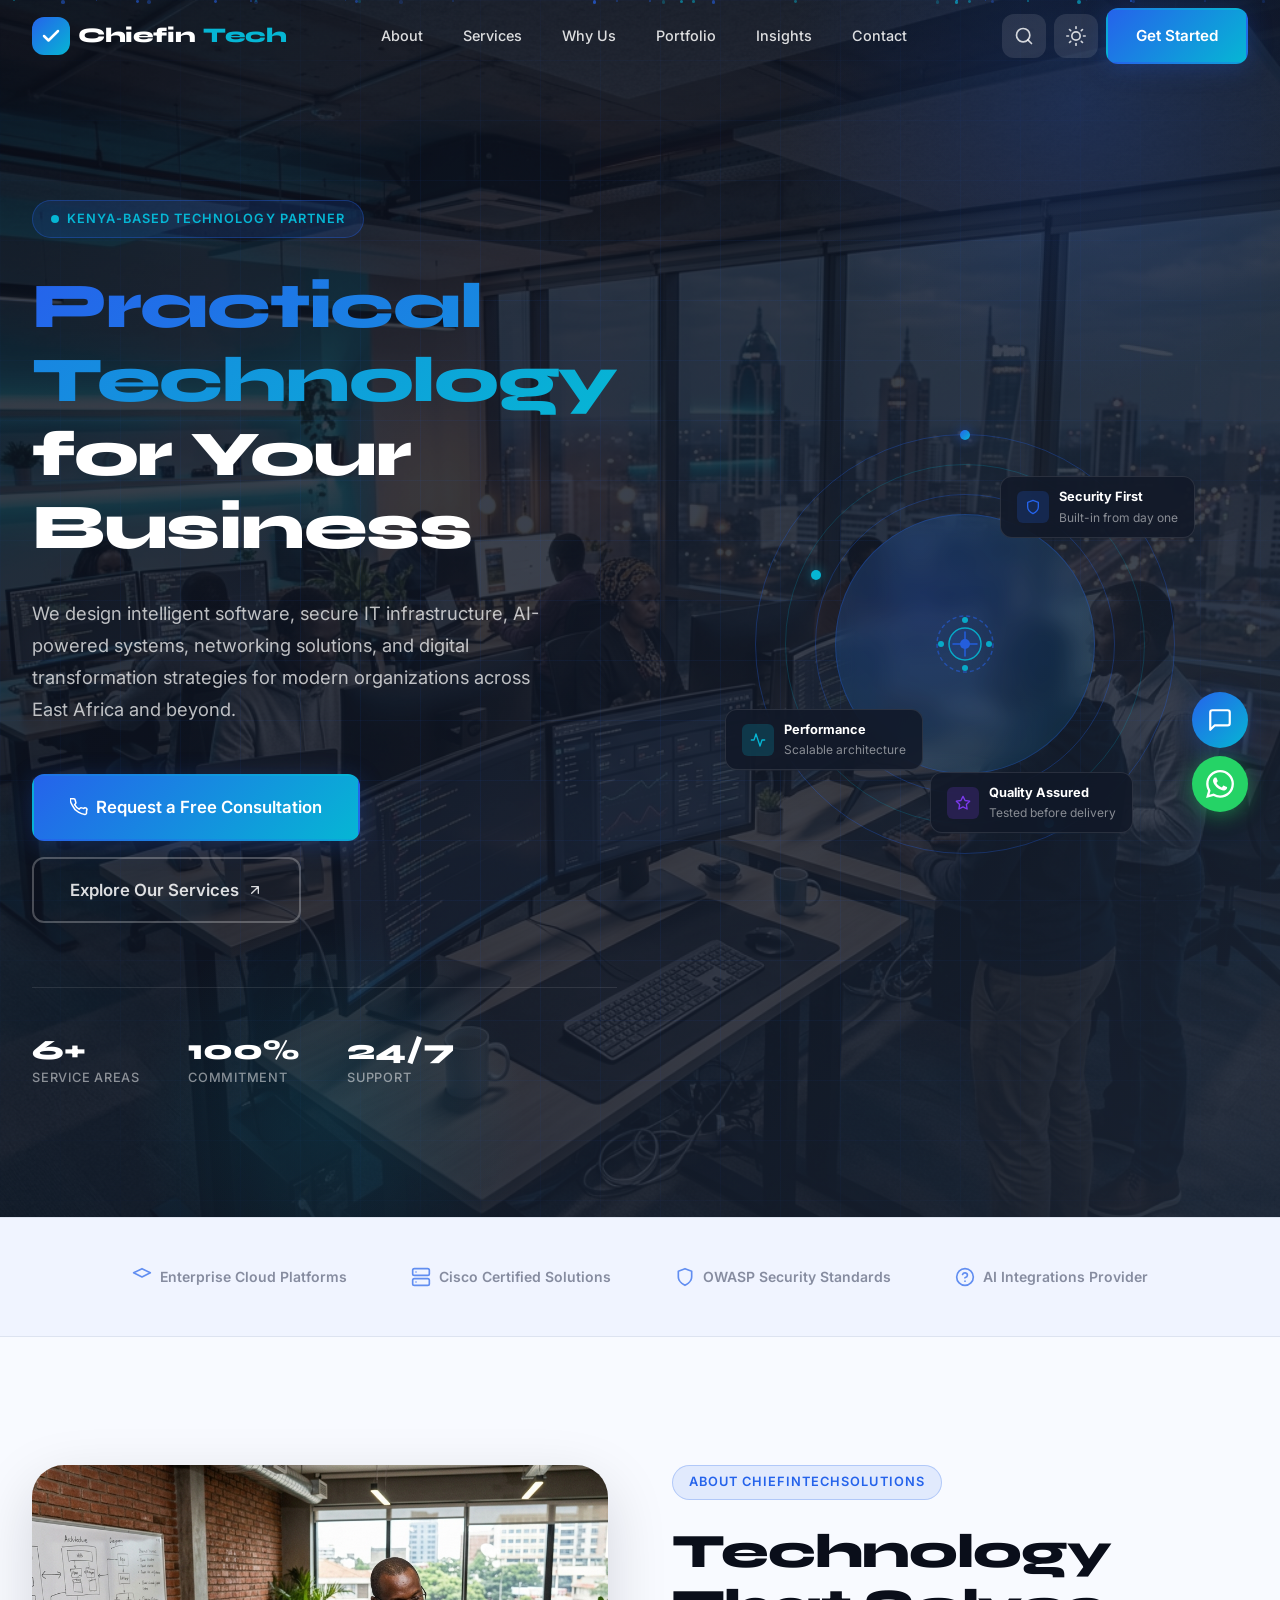
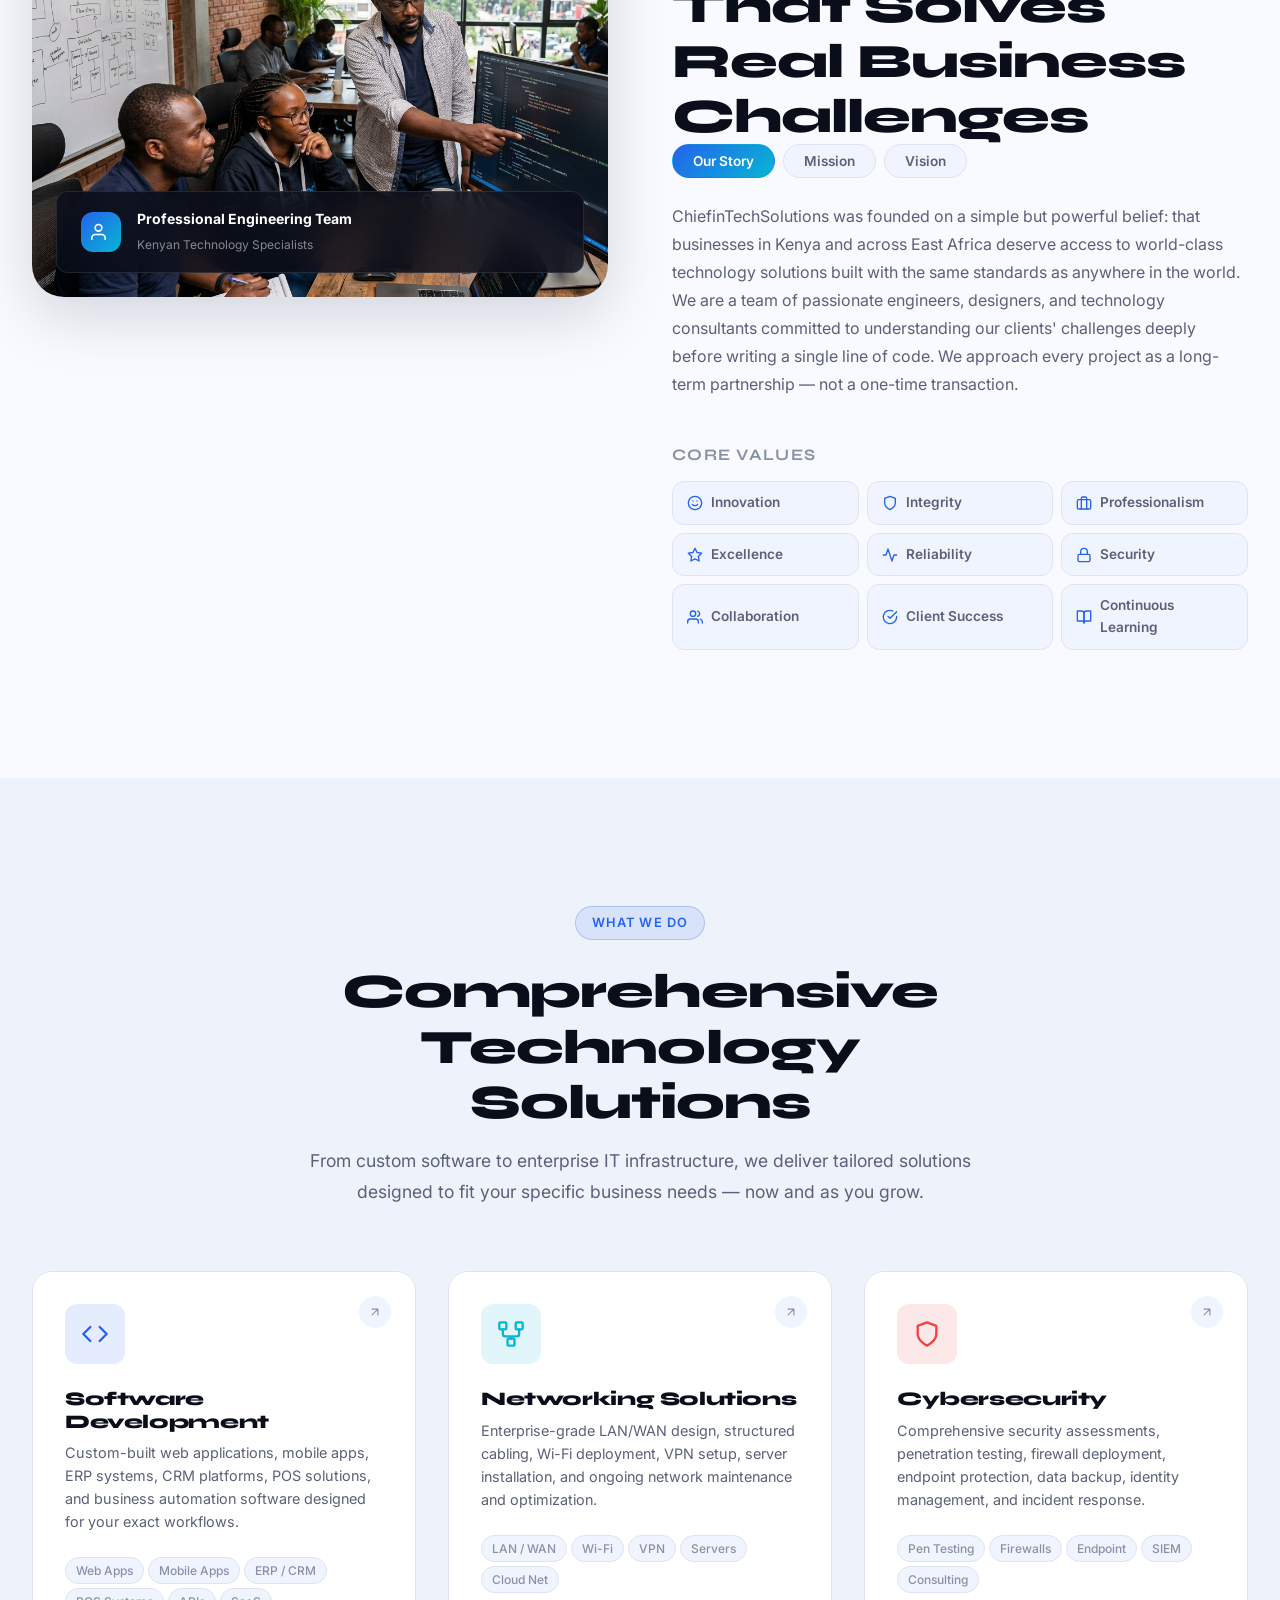
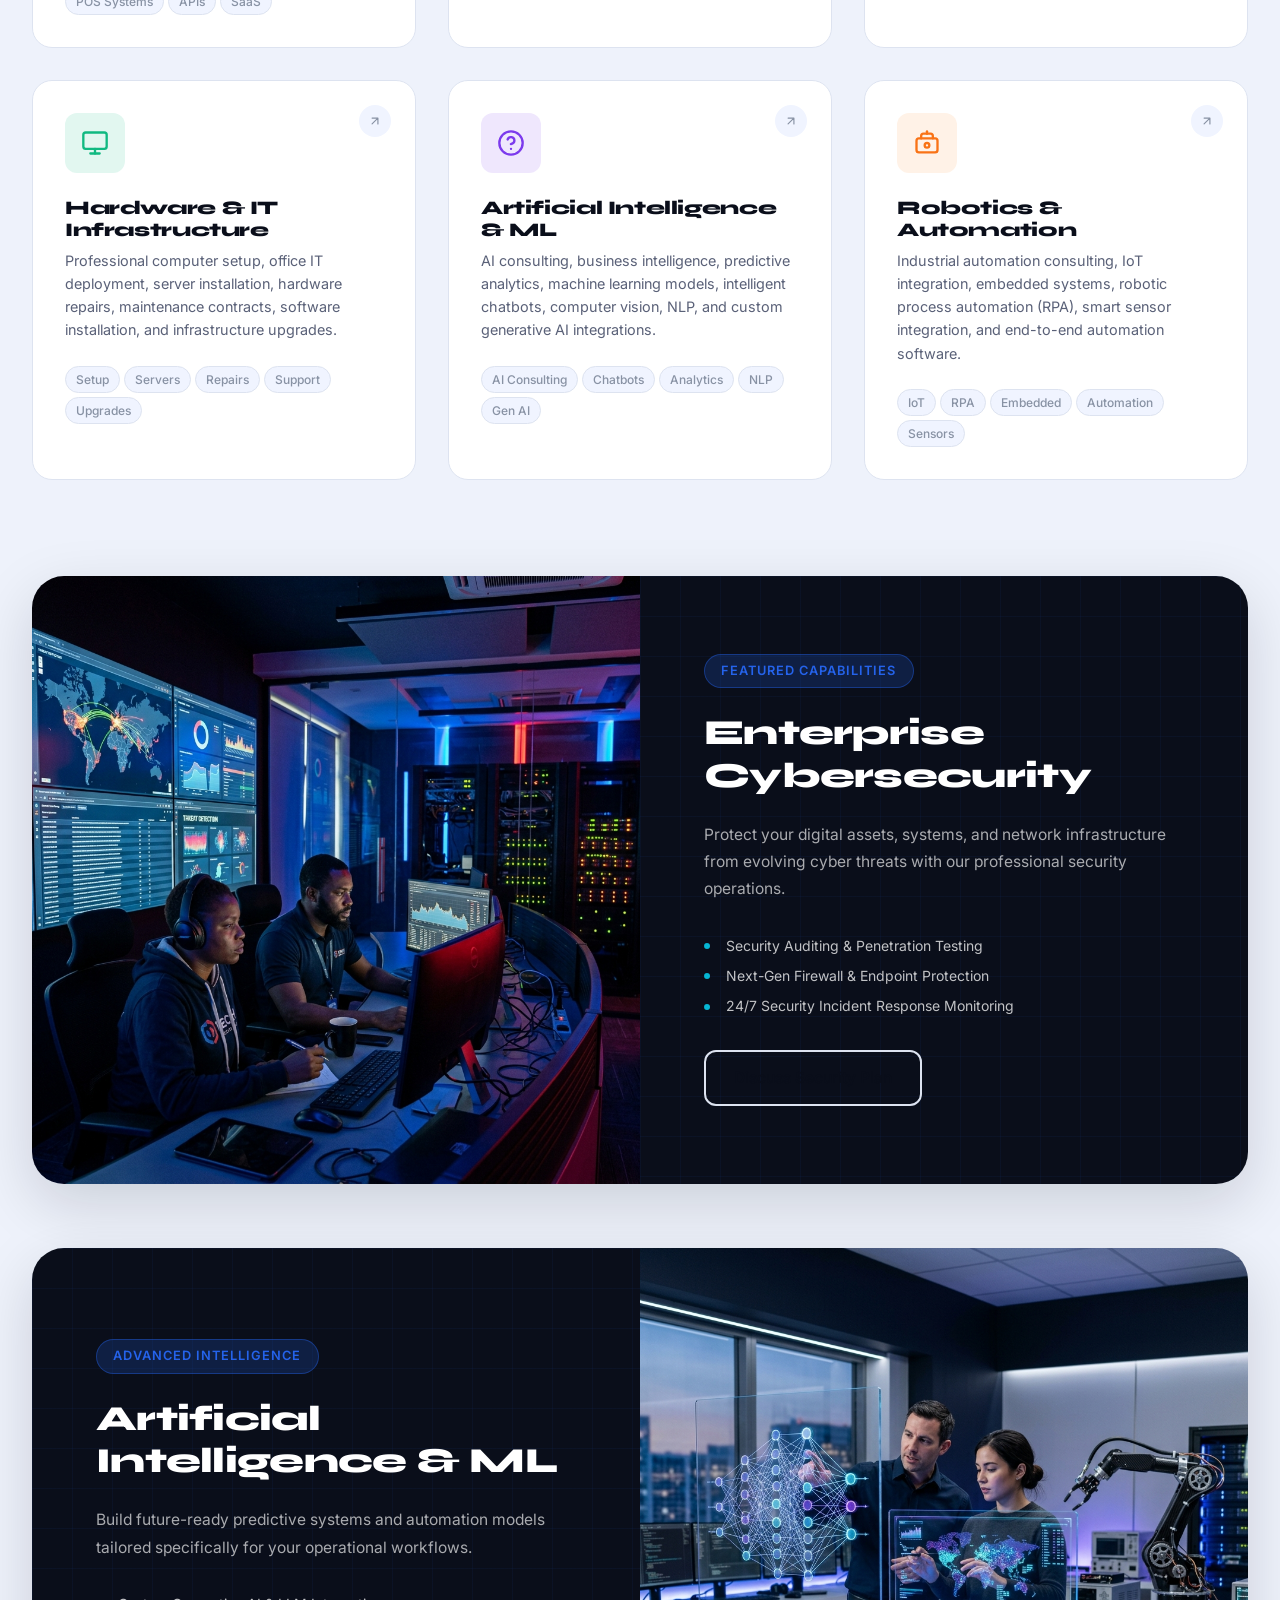
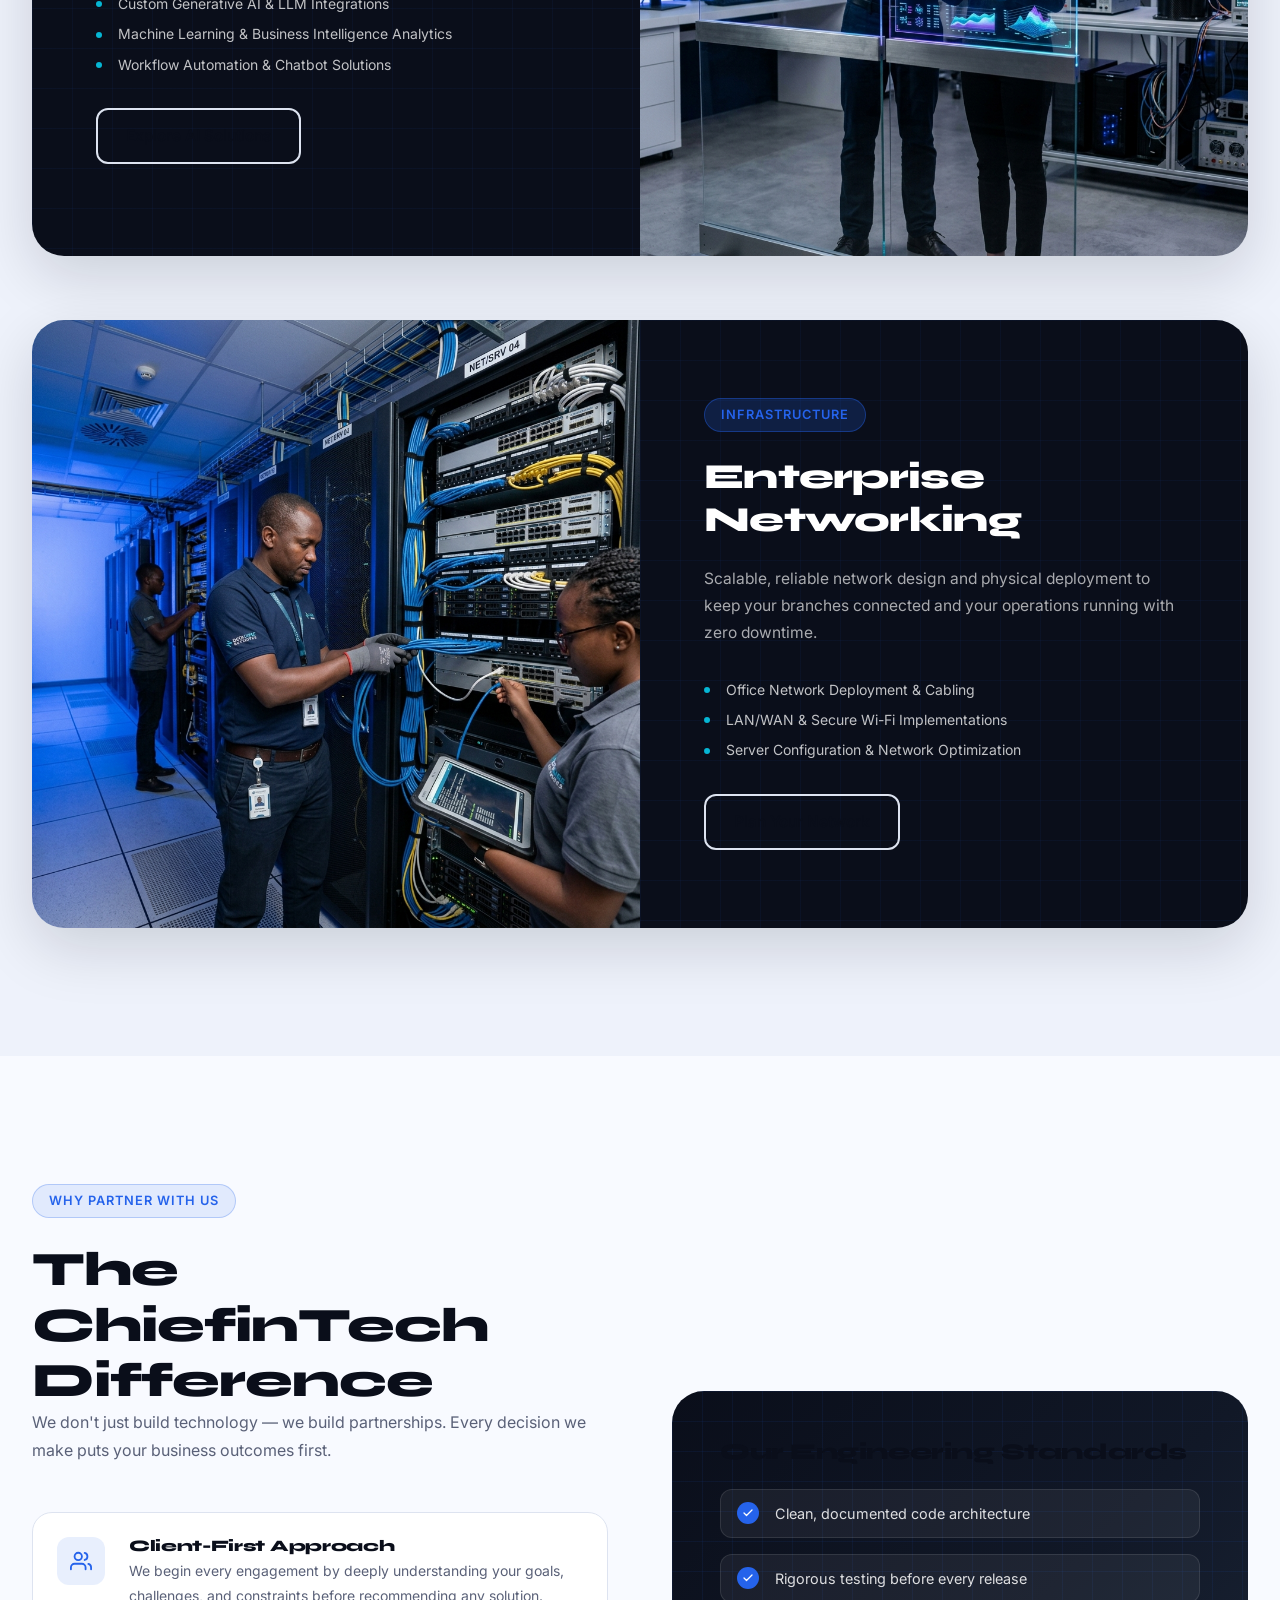
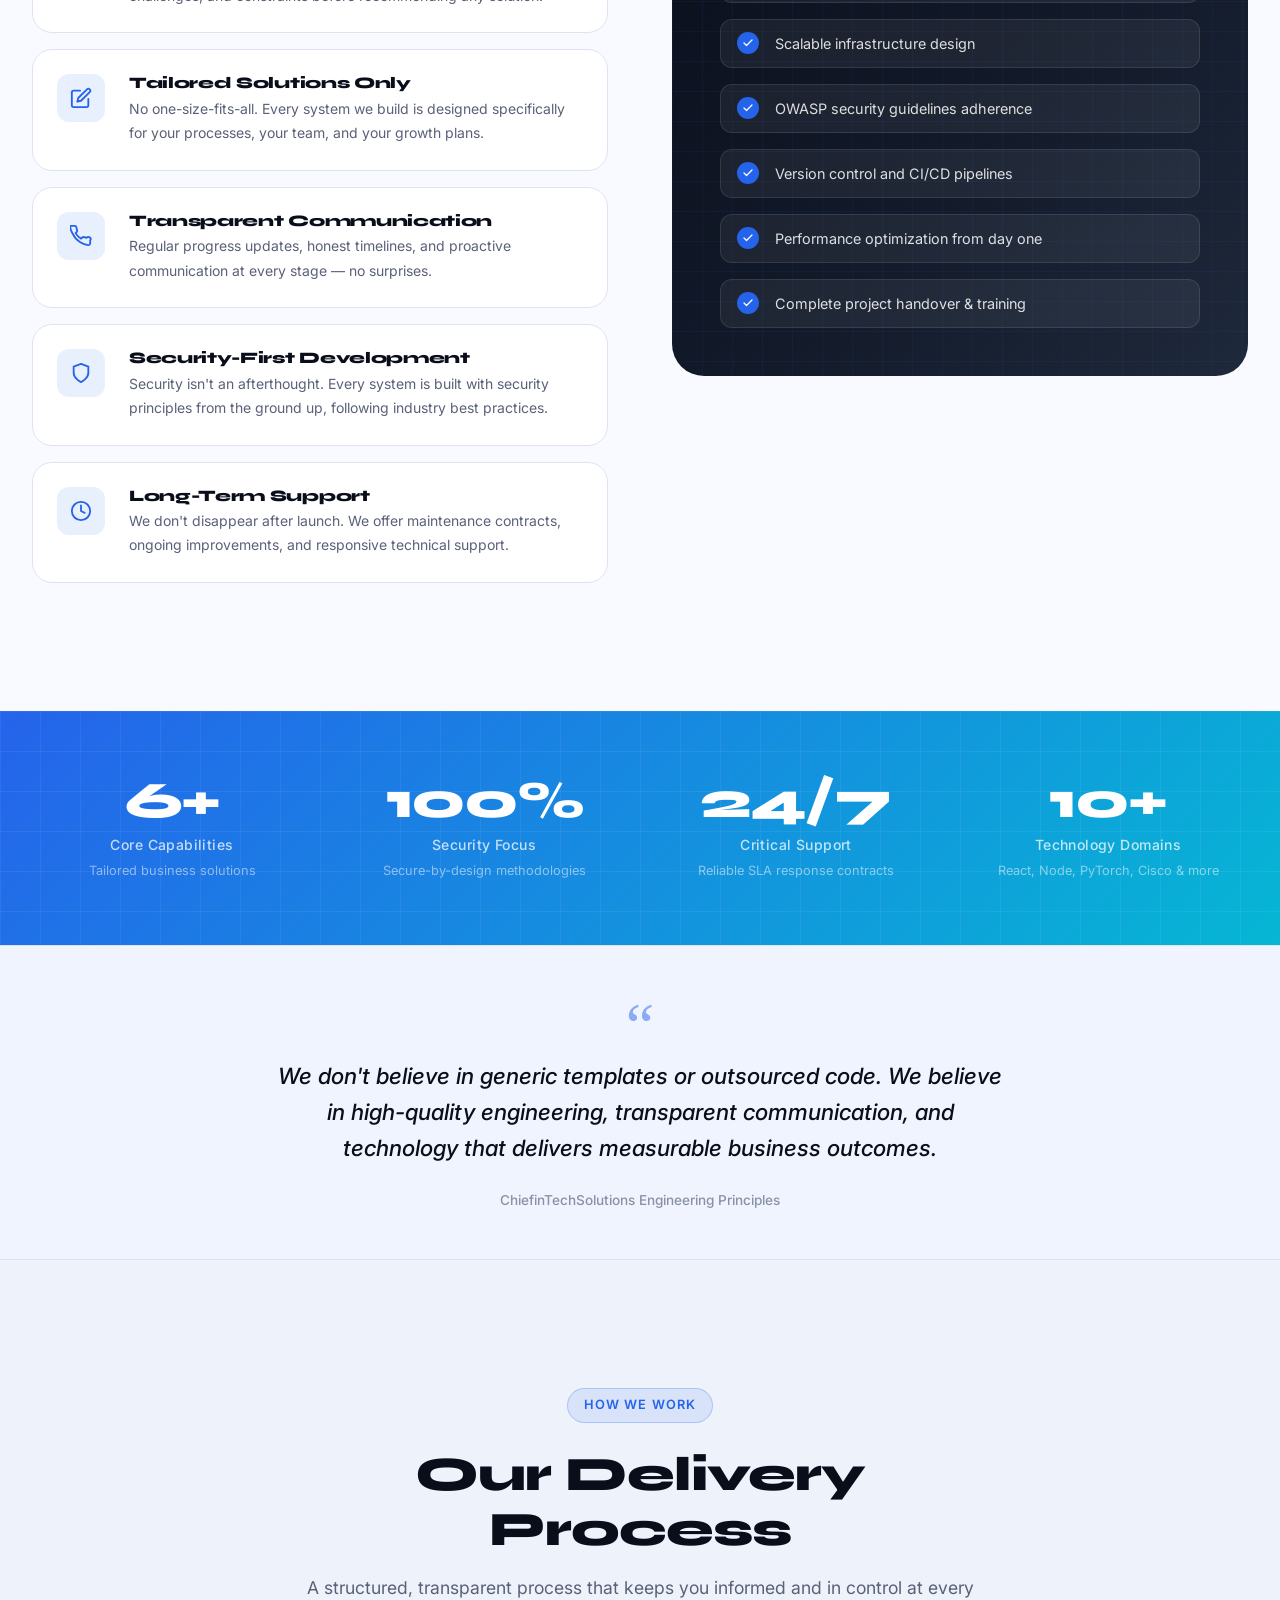
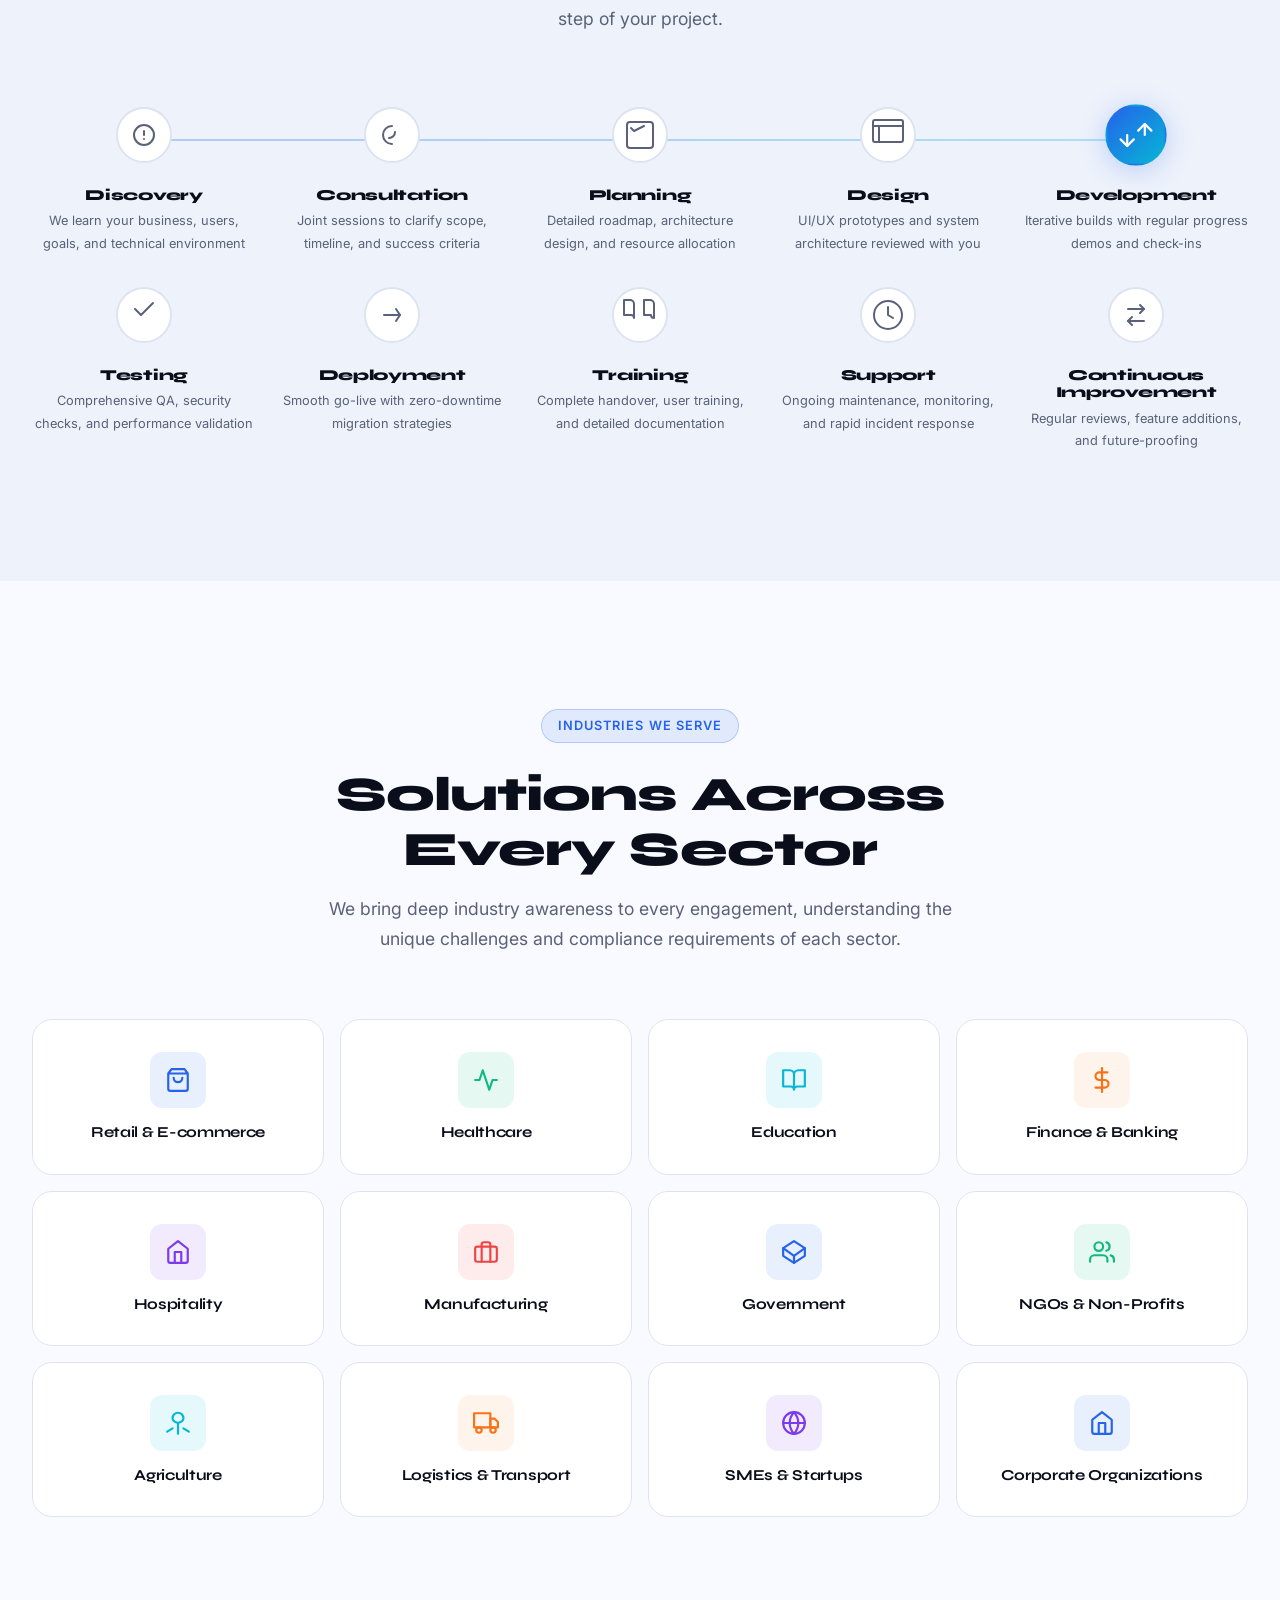
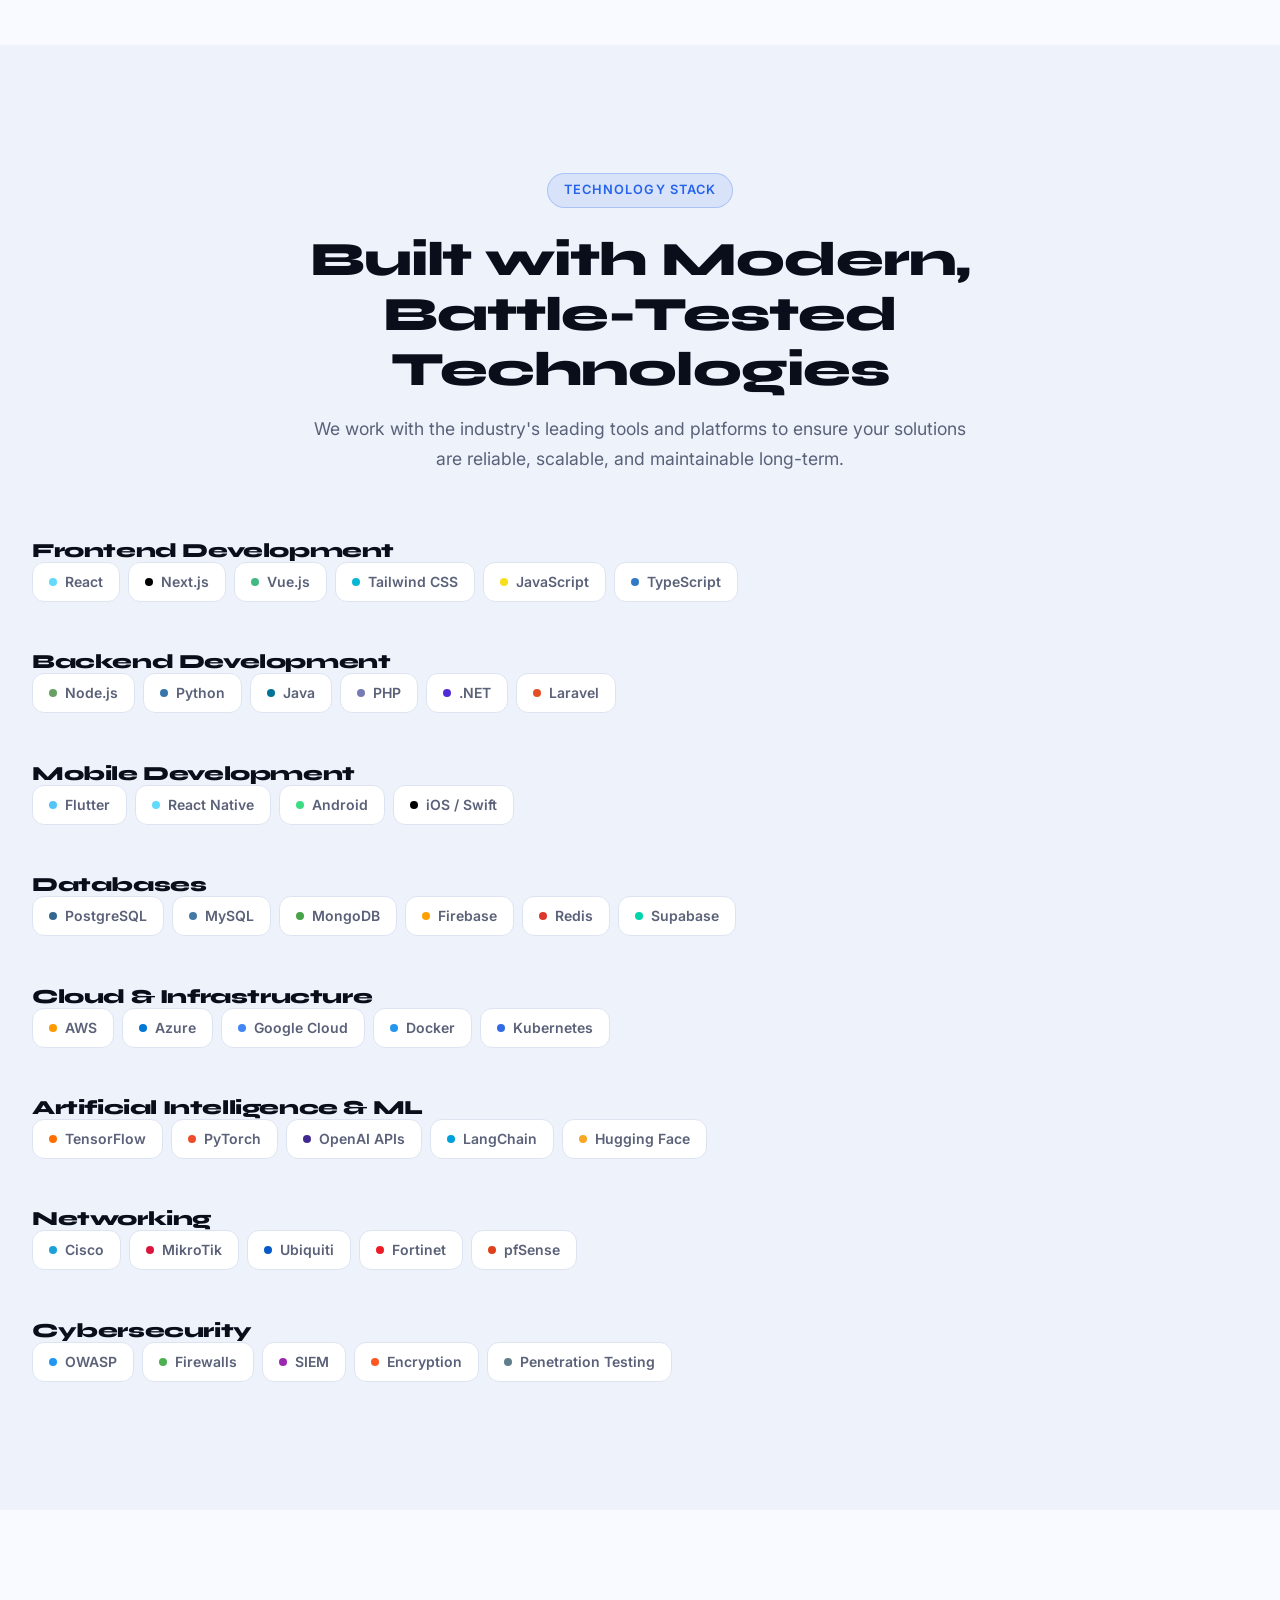
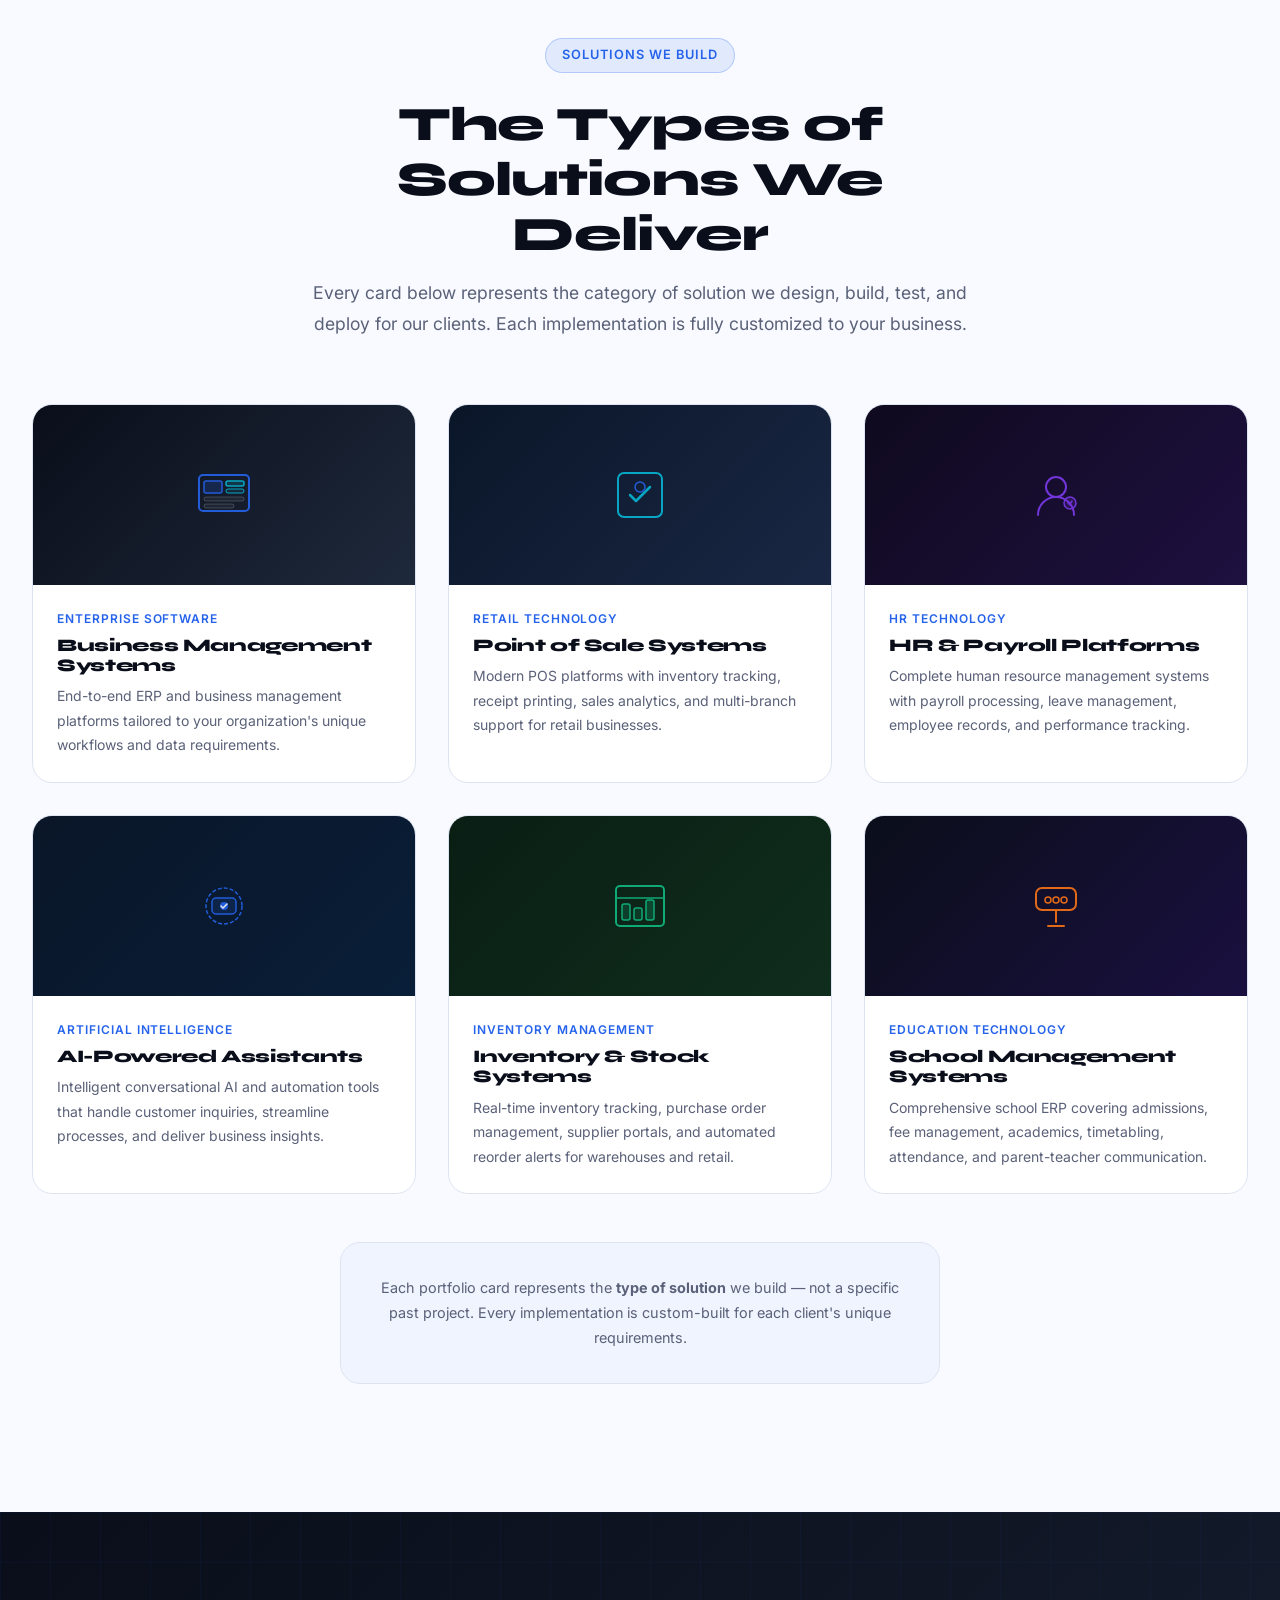
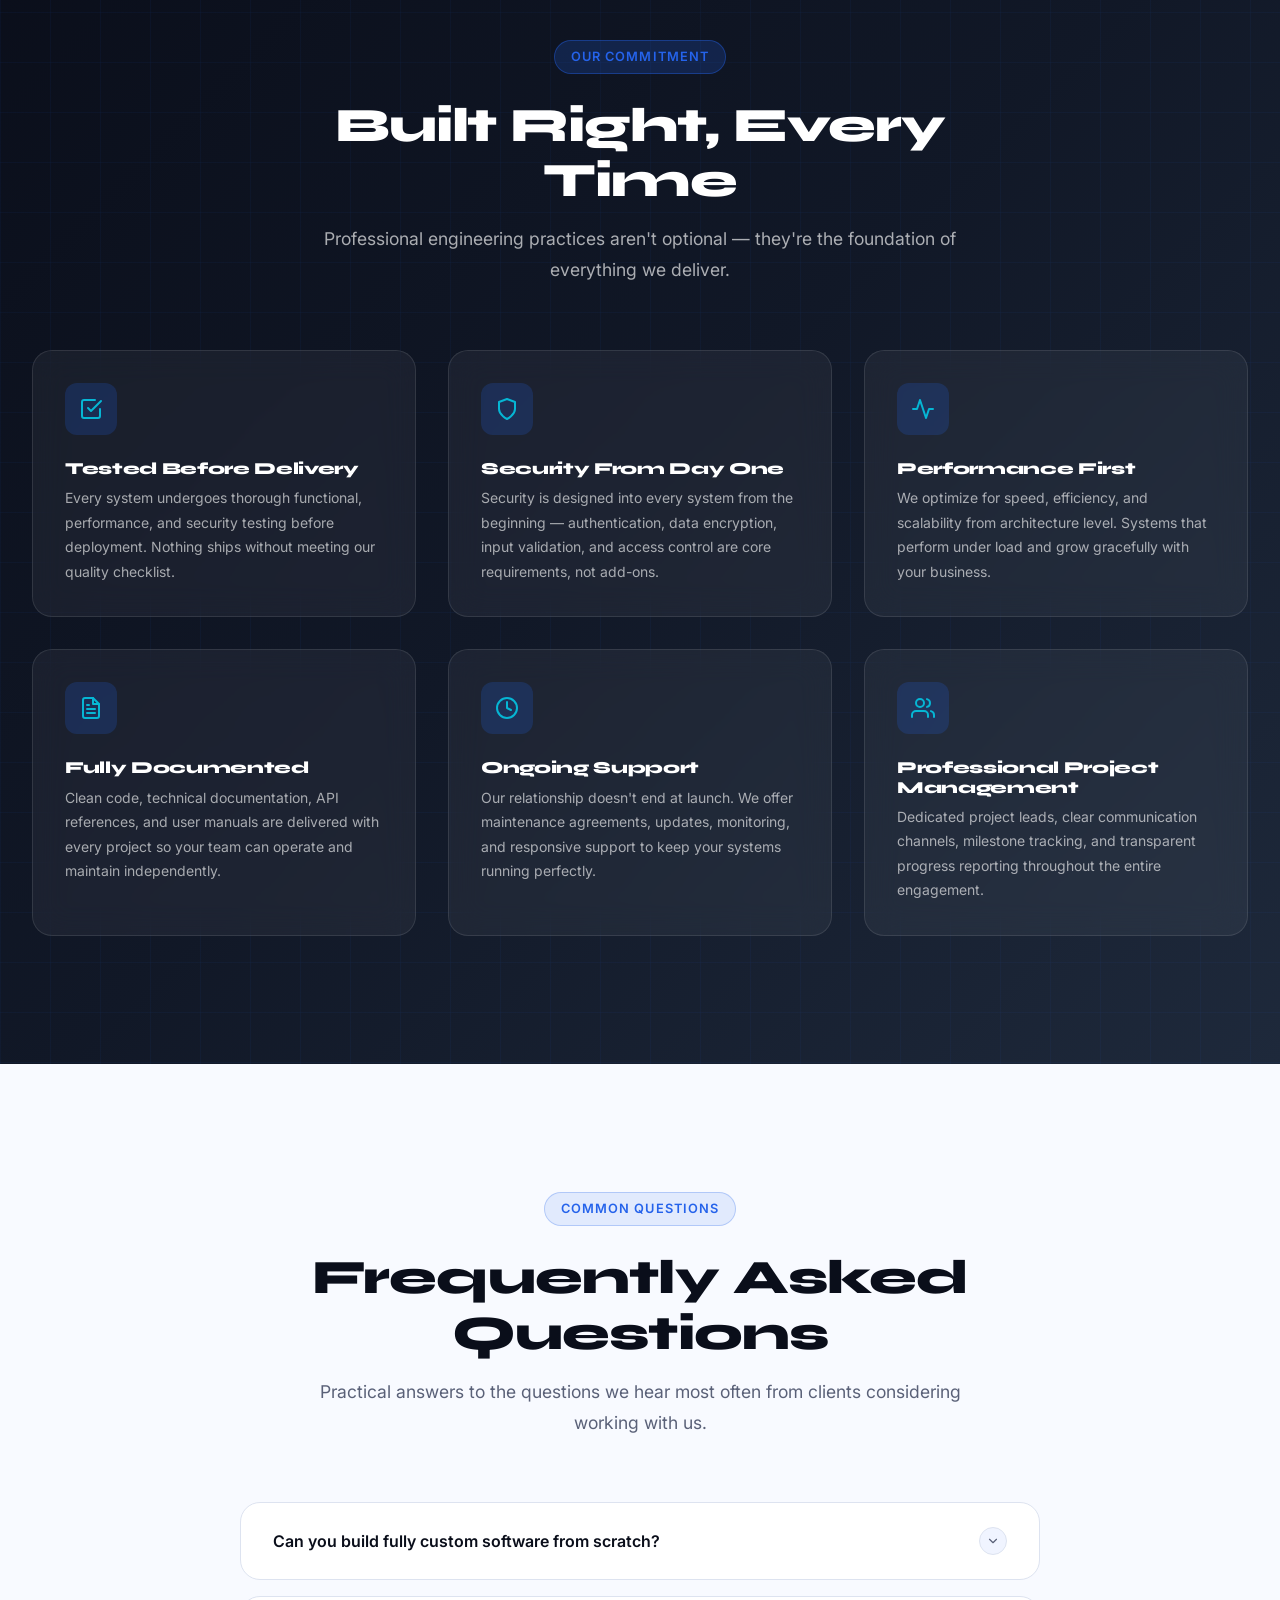
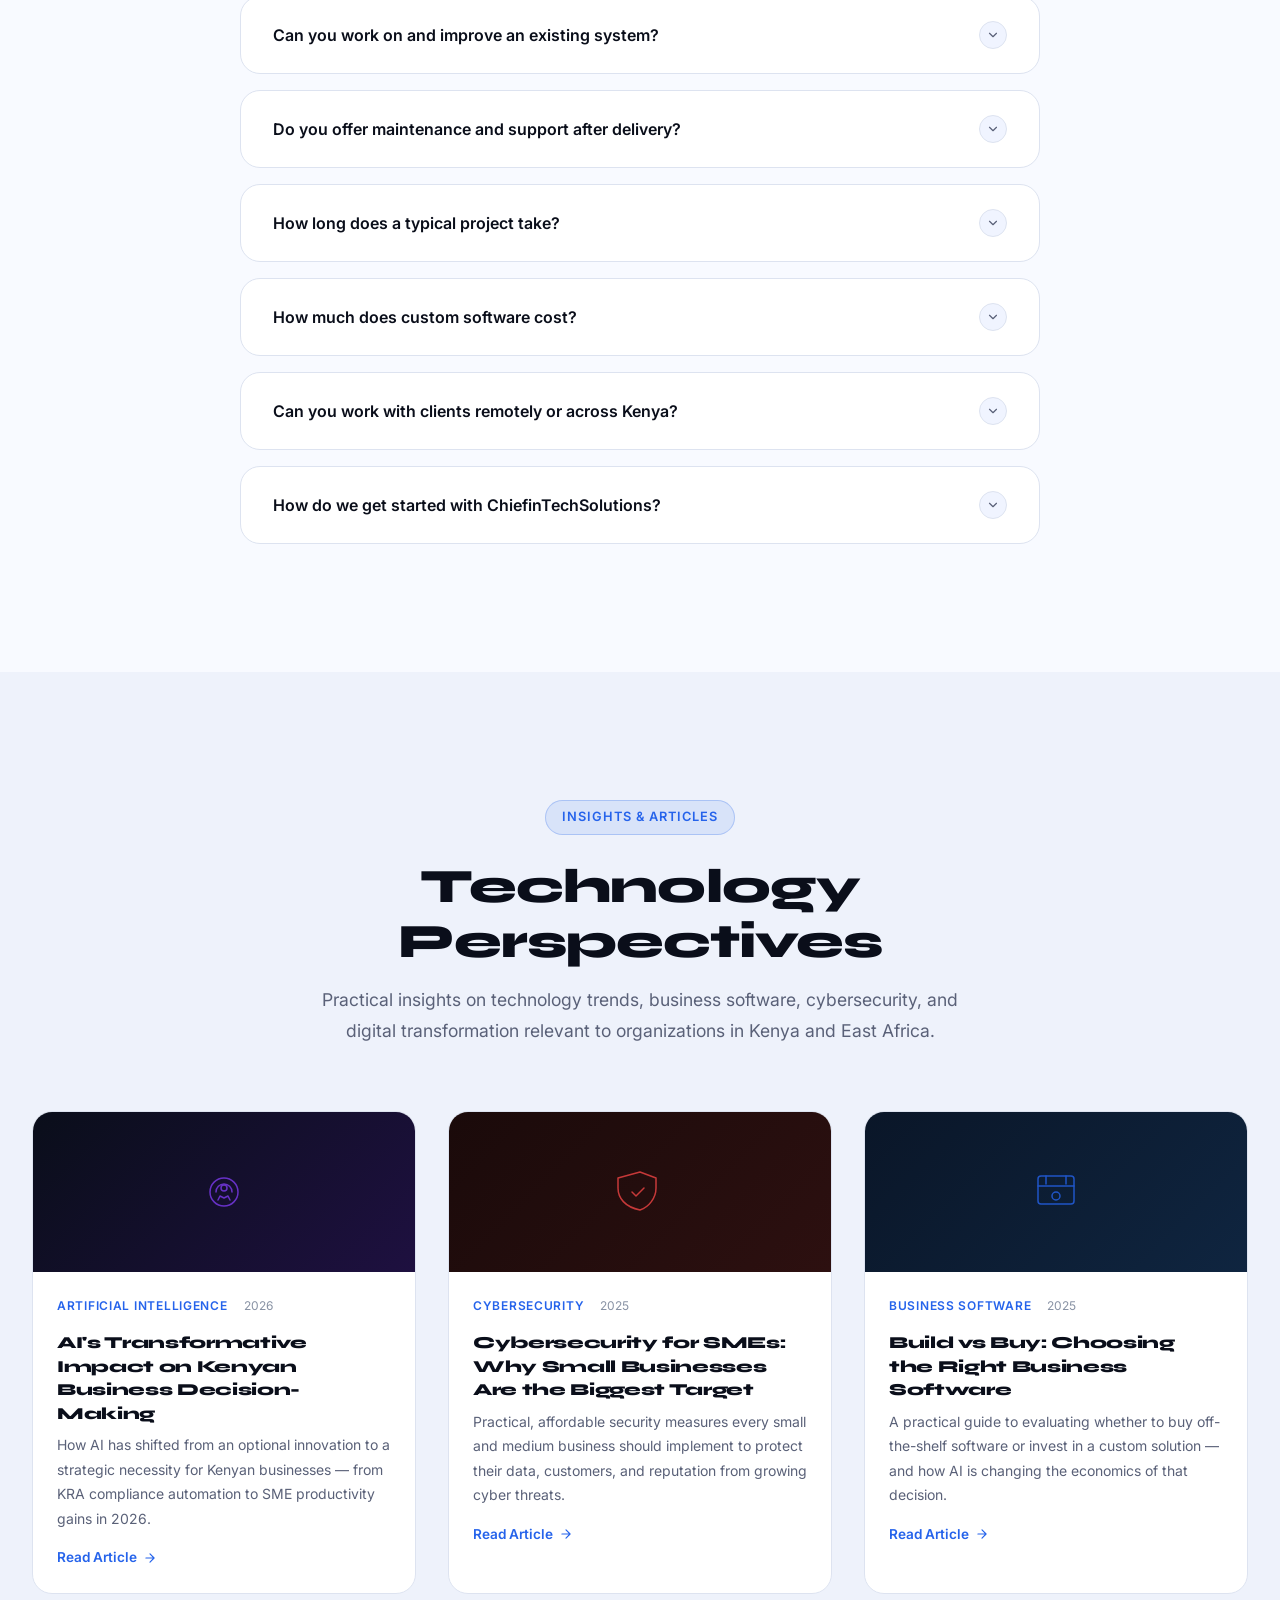
<file: index.html>
<!DOCTYPE html>
<html lang="en" data-theme="dark">
<head>
  <meta charset="UTF-8" />
  <meta name="viewport" content="width=device-width, initial-scale=1.0" />
  <meta name="description" content="ChiefinTechSolutions — A Kenyan technology company delivering custom software, cybersecurity, AI, networking, and IT infrastructure solutions for modern organizations." />
  <meta name="keywords" content="software development Kenya, cybersecurity Nairobi, IT solutions Kenya, custom software, web development, AI solutions, networking Kenya" />
  <meta property="og:title" content="ChiefinTechSolutions | Technology Solutions for Modern Organizations" />
  <meta property="og:description" content="We design and build intelligent software, secure IT infrastructure, AI systems, and digital transformation solutions for businesses across Kenya." />
  <meta property="og:type" content="website" />
  <title>ChiefinTechSolutions | Technology Solutions for Modern Organizations</title>
  <link rel="stylesheet" href="css/main.css?v=1.0.4" />
  <link rel="stylesheet" href="css/animations.css" />
  <link rel="icon" type="image/svg+xml" href="data:image/svg+xml,<svg xmlns='http://www.w3.org/2000/svg' viewBox='0 0 32 32'><rect width='32' height='32' rx='8' fill='%232563eb'/><path d='M8 16l6 6 10-12' stroke='white' stroke-width='2.5' stroke-linecap='round' stroke-linejoin='round' fill='none'/></svg>" />
</head>
<body>

<!-- ── Navigation ─────────────────────────────────────────── -->
<nav id="navbar" role="navigation" aria-label="Main navigation">
  <div class="nav-container">
    <a href="index.html" class="nav-logo" aria-label="ChiefinTechSolutions Home">
      <div class="logo-icon" aria-hidden="true">
        <svg viewBox="0 0 22 22" fill="none" xmlns="http://www.w3.org/2000/svg">
          <path d="M4 11L8.5 15.5L18 6" stroke="white" stroke-width="2.5" stroke-linecap="round" stroke-linejoin="round"/>
        </svg>
      </div>
      Chiefin<span>Tech</span>
    </a>

    <div class="nav-links" role="list">
      <a href="#about"      class="nav-link" role="listitem">About</a>
      <a href="#services"   class="nav-link" role="listitem">Services</a>
      <a href="#why-us"     class="nav-link" role="listitem">Why Us</a>
      <a href="#portfolio"  class="nav-link" role="listitem">Portfolio</a>
      <a href="#blog"       class="nav-link" role="listitem">Insights</a>
      <a href="#contact"    class="nav-link" role="listitem">Contact</a>
    </div>

    <div class="nav-actions">
      <button id="search-btn" class="theme-toggle" aria-label="Open search">
        <svg viewBox="0 0 24 24" fill="none" stroke="currentColor" stroke-width="2" stroke-linecap="round" stroke-linejoin="round" aria-hidden="true"><circle cx="11" cy="11" r="8"/><path d="M21 21l-4.35-4.35"/></svg>
      </button>
      <button id="theme-toggle" class="theme-toggle" aria-label="Toggle dark/light mode">
        <svg class="icon-sun" viewBox="0 0 24 24" fill="none" stroke="currentColor" stroke-width="2" stroke-linecap="round" stroke-linejoin="round" aria-hidden="true"><circle cx="12" cy="12" r="5"/><line x1="12" y1="1" x2="12" y2="3"/><line x1="12" y1="21" x2="12" y2="23"/><line x1="4.22" y1="4.22" x2="5.64" y2="5.64"/><line x1="18.36" y1="18.36" x2="19.78" y2="19.78"/><line x1="1" y1="12" x2="3" y2="12"/><line x1="21" y1="12" x2="23" y2="12"/><line x1="4.22" y1="19.78" x2="5.64" y2="18.36"/><line x1="18.36" y1="5.64" x2="19.78" y2="4.22"/></svg>
        <svg class="icon-moon" viewBox="0 0 24 24" fill="none" stroke="currentColor" stroke-width="2" stroke-linecap="round" stroke-linejoin="round" aria-hidden="true"><path d="M21 12.79A9 9 0 1111.21 3 7 7 0 0021 12.79z"/></svg>
      </button>
      <a href="#contact" class="btn btn-primary" id="nav-cta" aria-label="Get a free consultation">Get Started</a>
      <button class="nav-hamburger" id="hamburger" aria-label="Toggle mobile menu" aria-expanded="false">
        <span></span><span></span><span></span>
      </button>
    </div>
  </div>
</nav>

<!-- Mobile Menu -->
<div class="nav-mobile" id="nav-mobile" role="menu">
  <a href="#about"     class="nav-link" role="menuitem">About</a>
  <a href="#services"  class="nav-link" role="menuitem">Services</a>
  <a href="#why-us"    class="nav-link" role="menuitem">Why Us</a>
  <a href="#portfolio" class="nav-link" role="menuitem">Portfolio</a>
  <a href="#blog"      class="nav-link" role="menuitem">Insights</a>
  <a href="#contact"   class="nav-link" role="menuitem">Contact</a>
  <a href="#contact"   class="btn btn-primary">Get a Free Consultation</a>
</div>

<!-- ── Hero Section ───────────────────────────────────────── -->
<section id="hero" aria-label="Hero section">
  <div class="hero-photo-bg" aria-hidden="true"></div>
  <div class="hero-bg" aria-hidden="true">
    <div class="hero-grid"></div>
    <div class="hero-glow-1"></div>
    <div class="hero-glow-2"></div>
    <!-- Particles generated by JS -->
    <div class="particles" id="particles"></div>
  </div>

  <div class="hero-content">
    <div class="hero-text">
      <div class="hero-badge">
        <span class="hero-badge-dot" aria-hidden="true"></span>
        Kenya-Based Technology Partner
      </div>

      <h1><span class="highlight">Practical Technology</span> for Your Business</h1>

      <p>We design intelligent software, secure IT infrastructure, AI-powered systems, networking solutions, and digital transformation strategies for modern organizations across East Africa and beyond.</p>

      <div class="hero-cta">
        <a href="#contact" class="btn btn-primary btn-lg btn-ripple" id="hero-cta-primary">
          <svg width="18" height="18" viewBox="0 0 24 24" fill="none" stroke="currentColor" stroke-width="2" stroke-linecap="round" stroke-linejoin="round" aria-hidden="true"><path d="M22 16.92v3a2 2 0 01-2.18 2 19.79 19.79 0 01-8.63-3.07A19.5 19.5 0 013.07 9.81a19.79 19.79 0 01-3.07-8.67A2 2 0 012 1h3a2 2 0 012 1.72 12.84 12.84 0 00.7 2.81 2 2 0 01-.45 2.11L6.09 8.91a16 16 0 006 6l1.27-1.27a2 2 0 012.11-.45 12.84 12.84 0 002.81.7A2 2 0 0122 16.92z"/></svg>
          Request a Free Consultation
        </a>
        <a href="#services" class="btn btn-outline btn-lg">
          Explore Our Services
          <svg width="16" height="16" viewBox="0 0 24 24" fill="none" stroke="currentColor" stroke-width="2" stroke-linecap="round" stroke-linejoin="round" aria-hidden="true"><path d="M7 17L17 7M17 7H7M17 7v10"/></svg>
        </a>
      </div>

      <div class="hero-stats" aria-label="Company highlights">
        <div class="hero-stat">
          <div class="hero-stat-value">6+</div>
          <div class="hero-stat-label">Service Areas</div>
        </div>
        <div class="hero-stat">
          <div class="hero-stat-value">100%</div>
          <div class="hero-stat-label">Commitment</div>
        </div>
        <div class="hero-stat">
          <div class="hero-stat-value">24/7</div>
          <div class="hero-stat-label">Support</div>
        </div>
      </div>
    </div>

    <div class="hero-visual" aria-hidden="true">
      <div class="hero-orb">
        <div class="hero-orb-ring"><span class="hero-orb-dot"></span></div>
        <div class="hero-orb-ring"><span class="hero-orb-dot"></span></div>
        <div class="hero-orb-ring"><span class="hero-orb-dot"></span></div>
        <div class="hero-orb-core">
          <!-- Tech circuit SVG -->
          <svg viewBox="0 0 80 80" fill="none" xmlns="http://www.w3.org/2000/svg">
            <circle cx="40" cy="40" r="28" stroke="#2563eb" stroke-width="1.5" stroke-dasharray="4 3" opacity="0.6"/>
            <circle cx="40" cy="40" r="16" fill="rgba(37,99,235,0.15)" stroke="#06b6d4" stroke-width="1.5"/>
            <path d="M28 40h24M40 28v24" stroke="#2563eb" stroke-width="1.5" stroke-linecap="round"/>
            <circle cx="40" cy="40" r="5" fill="#2563eb"/>
            <circle cx="64" cy="40" r="3" fill="#06b6d4"/>
            <circle cx="40" cy="16" r="3" fill="#06b6d4"/>
            <circle cx="16" cy="40" r="3" fill="#06b6d4"/>
            <circle cx="40" cy="64" r="3" fill="#06b6d4"/>
          </svg>
        </div>

        <!-- Floating info cards -->
        <div class="hero-float-card">
          <div class="hfc-icon" style="background:rgba(37,99,235,0.2);">
            <svg width="16" height="16" viewBox="0 0 24 24" fill="none" stroke="#2563eb" stroke-width="2" stroke-linecap="round" stroke-linejoin="round"><path d="M12 22s8-4 8-10V5l-8-3-8 3v7c0 6 8 10 8 10z"/></svg>
          </div>
          <div class="hfc-text">
            <strong>Security First</strong>
            <span>Built-in from day one</span>
          </div>
        </div>

        <div class="hero-float-card">
          <div class="hfc-icon" style="background:rgba(6,182,212,0.2);">
            <svg width="16" height="16" viewBox="0 0 24 24" fill="none" stroke="#06b6d4" stroke-width="2" stroke-linecap="round" stroke-linejoin="round"><polyline points="22 12 18 12 15 21 9 3 6 12 2 12"/></svg>
          </div>
          <div class="hfc-text">
            <strong>Performance</strong>
            <span>Scalable architecture</span>
          </div>
        </div>

        <div class="hero-float-card">
          <div class="hfc-icon" style="background:rgba(124,58,237,0.2);">
            <svg width="16" height="16" viewBox="0 0 24 24" fill="none" stroke="#7c3aed" stroke-width="2" stroke-linecap="round" stroke-linejoin="round"><polygon points="12 2 15.09 8.26 22 9.27 17 14.14 18.18 21.02 12 17.77 5.82 21.02 7 14.14 2 9.27 8.91 8.26 12 2"/></svg>
          </div>
          <div class="hfc-text">
            <strong>Quality Assured</strong>
            <span>Tested before delivery</span>
          </div>
        </div>
      </div>
    </div>
  </div>
</section>

<!-- ── Trust Strip ────────────────────────────────────────── -->
<section class="trust-strip" aria-label="Technology Partnerships">
  <div class="trust-strip-inner">
    <div class="trust-item">
      <svg viewBox="0 0 24 24" fill="none" stroke="currentColor" stroke-width="2" stroke-linecap="round" stroke-linejoin="round" aria-hidden="true"><polygon points="12 2 2 7 12 12 22 7 12 2"/></svg>
      <span>Enterprise Cloud Platforms</span>
    </div>
    <div class="trust-item">
      <svg viewBox="0 0 24 24" fill="none" stroke="currentColor" stroke-width="2" stroke-linecap="round" stroke-linejoin="round" aria-hidden="true"><rect x="2" y="2" width="20" height="8" rx="2" ry="2"/><rect x="2" y="14" width="20" height="8" rx="2" ry="2"/><line x1="6" y1="6" x2="6.01" y2="6"/><line x1="6" y1="18" x2="6.01" y2="18"/></svg>
      <span>Cisco Certified Solutions</span>
    </div>
    <div class="trust-item">
      <svg viewBox="0 0 24 24" fill="none" stroke="currentColor" stroke-width="2" stroke-linecap="round" stroke-linejoin="round" aria-hidden="true"><path d="M12 22s8-4 8-10V5l-8-3-8 3v7c0 6 8 10 8 10z"/></svg>
      <span>OWASP Security Standards</span>
    </div>
    <div class="trust-item">
      <svg viewBox="0 0 24 24" fill="none" stroke="currentColor" stroke-width="2" stroke-linecap="round" stroke-linejoin="round" aria-hidden="true"><path d="M9.09 9a3 3 0 015.83 1c0 2-3 3-3 3M12 17h.01"/><circle cx="12" cy="12" r="10"/></svg>
      <span>AI Integrations Provider</span>
    </div>
  </div>
</section>

<!-- ── About Section ───────────────────────────────────────── -->
<section id="about" class="section" aria-labelledby="about-heading">
  <div class="container">
    <div class="about-grid">
      <div class="about-visual reveal-left">
        <div class="about-photo-frame">
          <img src="assets/software_dev.png" alt="ChiefinTechSolutions engineering team collaborating in Nairobi workspace" loading="lazy" />
          <div class="about-photo-badge" aria-hidden="true">
            <div class="about-photo-badge-icon">
              <svg viewBox="0 0 24 24" fill="none" stroke="currentColor" stroke-width="2" stroke-linecap="round" stroke-linejoin="round"><path d="M17 21v-2a4 4 0 00-4-4H5a4 4 0 00-4 4v2"/><circle cx="9" cy="7" r="4"/></svg>
            </div>
            <div class="about-photo-badge-text">
              <strong>Professional Engineering Team</strong>
              <span>Kenyan Technology Specialists</span>
            </div>
          </div>
        </div>
      </div>

      <div class="about-content reveal-right">
        <div class="section-badge">About ChiefinTechSolutions</div>
        <h2 id="about-heading">Technology That Solves Real Business Challenges</h2>

        <div class="mv-tabs" role="tablist">
          <button class="mv-tab active" role="tab" aria-selected="true" data-tab="story">Our Story</button>
          <button class="mv-tab" role="tab" aria-selected="false" data-tab="mission">Mission</button>
          <button class="mv-tab" role="tab" aria-selected="false" data-tab="vision">Vision</button>
        </div>

        <div class="mv-panel active" id="tab-story" role="tabpanel">
          <p>ChiefinTechSolutions was founded on a simple but powerful belief: that businesses in Kenya and across East Africa deserve access to world-class technology solutions built with the same standards as anywhere in the world.</p>
          <p>We are a team of passionate engineers, designers, and technology consultants committed to understanding our clients' challenges deeply before writing a single line of code. We approach every project as a long-term partnership — not a one-time transaction.</p>
        </div>

        <div class="mv-panel" id="tab-mission" role="tabpanel">
          <p>To empower businesses, institutions, and organizations with innovative, secure, and scalable technology solutions that solve real-world challenges, improve operational efficiency, and enable sustainable growth — delivered with honesty, professionalism, and a deep commitment to quality.</p>
        </div>

        <div class="mv-panel" id="tab-vision" role="tabpanel">
          <p>To be the most trusted technology partner for organizations across East Africa and beyond — known for technical excellence, client-centered delivery, honest communication, and building systems that stand the test of time.</p>
        </div>

        <div class="about-values">
          <h4>Core Values</h4>
          <div class="values-grid stagger-children">
            <div class="value-item">
              <svg viewBox="0 0 24 24" fill="none" stroke="currentColor" stroke-width="2" stroke-linecap="round" stroke-linejoin="round" aria-hidden="true"><circle cx="12" cy="12" r="10"/><path d="M8 14s1.5 2 4 2 4-2 4-2"/><line x1="9" y1="9" x2="9.01" y2="9"/><line x1="15" y1="9" x2="15.01" y2="9"/></svg>
              Innovation
            </div>
            <div class="value-item">
              <svg viewBox="0 0 24 24" fill="none" stroke="currentColor" stroke-width="2" stroke-linecap="round" stroke-linejoin="round" aria-hidden="true"><path d="M12 22s8-4 8-10V5l-8-3-8 3v7c0 6 8 10 8 10z"/></svg>
              Integrity
            </div>
            <div class="value-item">
              <svg viewBox="0 0 24 24" fill="none" stroke="currentColor" stroke-width="2" stroke-linecap="round" stroke-linejoin="round" aria-hidden="true"><rect x="2" y="7" width="20" height="14" rx="2" ry="2"/><path d="M16 21V5a2 2 0 00-2-2h-4a2 2 0 00-2 2v16"/></svg>
              Professionalism
            </div>
            <div class="value-item">
              <svg viewBox="0 0 24 24" fill="none" stroke="currentColor" stroke-width="2" stroke-linecap="round" stroke-linejoin="round" aria-hidden="true"><polygon points="12 2 15.09 8.26 22 9.27 17 14.14 18.18 21.02 12 17.77 5.82 21.02 7 14.14 2 9.27 8.91 8.26 12 2"/></svg>
              Excellence
            </div>
            <div class="value-item">
              <svg viewBox="0 0 24 24" fill="none" stroke="currentColor" stroke-width="2" stroke-linecap="round" stroke-linejoin="round" aria-hidden="true"><polyline points="22 12 18 12 15 21 9 3 6 12 2 12"/></svg>
              Reliability
            </div>
            <div class="value-item">
              <svg viewBox="0 0 24 24" fill="none" stroke="currentColor" stroke-width="2" stroke-linecap="round" stroke-linejoin="round" aria-hidden="true"><rect x="3" y="11" width="18" height="11" rx="2" ry="2"/><path d="M7 11V7a5 5 0 0110 0v4"/></svg>
              Security
            </div>
            <div class="value-item">
              <svg viewBox="0 0 24 24" fill="none" stroke="currentColor" stroke-width="2" stroke-linecap="round" stroke-linejoin="round" aria-hidden="true"><path d="M17 21v-2a4 4 0 00-4-4H5a4 4 0 00-4 4v2"/><circle cx="9" cy="7" r="4"/><path d="M23 21v-2a4 4 0 00-3-3.87M16 3.13a4 4 0 010 7.75"/></svg>
              Collaboration
            </div>
            <div class="value-item">
              <svg viewBox="0 0 24 24" fill="none" stroke="currentColor" stroke-width="2" stroke-linecap="round" stroke-linejoin="round" aria-hidden="true"><path d="M22 11.08V12a10 10 0 11-5.93-9.14"/><polyline points="22 4 12 14.01 9 11.01"/></svg>
              Client Success
            </div>
            <div class="value-item">
              <svg viewBox="0 0 24 24" fill="none" stroke="currentColor" stroke-width="2" stroke-linecap="round" stroke-linejoin="round" aria-hidden="true"><path d="M2 3h6a4 4 0 014 4v14a3 3 0 00-3-3H2z"/><path d="M22 3h-6a4 4 0 00-4 4v14a3 3 0 013-3h7z"/></svg>
              Continuous Learning
            </div>
          </div>
        </div>
      </div>
    </div>
  </div>
</section>

<!-- ── Services Section ────────────────────────────────────── -->
<section id="services" class="section" aria-labelledby="services-heading">
  <div class="container">
    <div class="section-header reveal">
      <div class="section-badge">What We Do</div>
      <h2 id="services-heading">Comprehensive Technology Solutions</h2>
      <p>From custom software to enterprise IT infrastructure, we deliver tailored solutions designed to fit your specific business needs — now and as you grow.</p>
    </div>

    <div class="services-grid stagger-children">

      <!-- Software Development -->
      <div class="service-card card-glow reveal">
        <div class="service-arrow" aria-hidden="true">
          <svg viewBox="0 0 24 24" fill="none" stroke="currentColor" stroke-width="2" stroke-linecap="round" stroke-linejoin="round"><path d="M7 17L17 7M17 7H7M17 7v10"/></svg>
        </div>
        <div class="service-icon" style="background:rgba(37,99,235,0.12);">
          <svg viewBox="0 0 24 24" fill="none" stroke="#2563eb" stroke-width="2" stroke-linecap="round" stroke-linejoin="round" aria-hidden="true"><polyline points="16 18 22 12 16 6"/><polyline points="8 6 2 12 8 18"/></svg>
        </div>
        <h3>Software Development</h3>
        <p>Custom-built web applications, mobile apps, ERP systems, CRM platforms, POS solutions, and business automation software designed for your exact workflows.</p>
        <div class="service-tags">
          <span class="service-tag">Web Apps</span>
          <span class="service-tag">Mobile Apps</span>
          <span class="service-tag">ERP / CRM</span>
          <span class="service-tag">POS Systems</span>
          <span class="service-tag">APIs</span>
          <span class="service-tag">SaaS</span>
        </div>
      </div>

      <!-- Networking -->
      <div class="service-card card-glow reveal reveal-delay-1">
        <div class="service-arrow" aria-hidden="true">
          <svg viewBox="0 0 24 24" fill="none" stroke="currentColor" stroke-width="2" stroke-linecap="round" stroke-linejoin="round"><path d="M7 17L17 7M17 7H7M17 7v10"/></svg>
        </div>
        <div class="service-icon" style="background:rgba(6,182,212,0.12);">
          <svg viewBox="0 0 24 24" fill="none" stroke="#06b6d4" stroke-width="2" stroke-linecap="round" stroke-linejoin="round" aria-hidden="true"><rect x="2" y="2" width="6" height="6" rx="1"/><rect x="16" y="2" width="6" height="6" rx="1"/><rect x="9" y="16" width="6" height="6" rx="1"/><path d="M5 8v4c0 1.1.9 2 2 2h10a2 2 0 002-2V8M12 14v2"/></svg>
        </div>
        <h3>Networking Solutions</h3>
        <p>Enterprise-grade LAN/WAN design, structured cabling, Wi-Fi deployment, VPN setup, server installation, and ongoing network maintenance and optimization.</p>
        <div class="service-tags">
          <span class="service-tag">LAN / WAN</span>
          <span class="service-tag">Wi-Fi</span>
          <span class="service-tag">VPN</span>
          <span class="service-tag">Servers</span>
          <span class="service-tag">Cloud Net</span>
        </div>
      </div>

      <!-- Cybersecurity -->
      <div class="service-card card-glow reveal reveal-delay-2">
        <div class="service-arrow" aria-hidden="true">
          <svg viewBox="0 0 24 24" fill="none" stroke="currentColor" stroke-width="2" stroke-linecap="round" stroke-linejoin="round"><path d="M7 17L17 7M17 7H7M17 7v10"/></svg>
        </div>
        <div class="service-icon" style="background:rgba(239,68,68,0.12);">
          <svg viewBox="0 0 24 24" fill="none" stroke="#ef4444" stroke-width="2" stroke-linecap="round" stroke-linejoin="round" aria-hidden="true"><path d="M12 22s8-4 8-10V5l-8-3-8 3v7c0 6 8 10 8 10z"/></svg>
        </div>
        <h3>Cybersecurity</h3>
        <p>Comprehensive security assessments, penetration testing, firewall deployment, endpoint protection, data backup, identity management, and incident response.</p>
        <div class="service-tags">
          <span class="service-tag">Pen Testing</span>
          <span class="service-tag">Firewalls</span>
          <span class="service-tag">Endpoint</span>
          <span class="service-tag">SIEM</span>
          <span class="service-tag">Consulting</span>
        </div>
      </div>

      <!-- Hardware & IT Infrastructure -->
      <div class="service-card card-glow reveal reveal-delay-3">
        <div class="service-arrow" aria-hidden="true">
          <svg viewBox="0 0 24 24" fill="none" stroke="currentColor" stroke-width="2" stroke-linecap="round" stroke-linejoin="round"><path d="M7 17L17 7M17 7H7M17 7v10"/></svg>
        </div>
        <div class="service-icon" style="background:rgba(16,185,129,0.12);">
          <svg viewBox="0 0 24 24" fill="none" stroke="#10b981" stroke-width="2" stroke-linecap="round" stroke-linejoin="round" aria-hidden="true"><rect x="2" y="3" width="20" height="14" rx="2" ry="2"/><line x1="8" y1="21" x2="16" y2="21"/><line x1="12" y1="17" x2="12" y2="21"/></svg>
        </div>
        <h3>Hardware &amp; IT Infrastructure</h3>
        <p>Professional computer setup, office IT deployment, server installation, hardware repairs, maintenance contracts, software installation, and infrastructure upgrades.</p>
        <div class="service-tags">
          <span class="service-tag">Setup</span>
          <span class="service-tag">Servers</span>
          <span class="service-tag">Repairs</span>
          <span class="service-tag">Support</span>
          <span class="service-tag">Upgrades</span>
        </div>
      </div>

      <!-- AI & Machine Learning -->
      <div class="service-card card-glow reveal reveal-delay-4">
        <div class="service-arrow" aria-hidden="true">
          <svg viewBox="0 0 24 24" fill="none" stroke="currentColor" stroke-width="2" stroke-linecap="round" stroke-linejoin="round"><path d="M7 17L17 7M17 7H7M17 7v10"/></svg>
        </div>
        <div class="service-icon" style="background:rgba(124,58,237,0.12);">
          <svg viewBox="0 0 24 24" fill="none" stroke="#7c3aed" stroke-width="2" stroke-linecap="round" stroke-linejoin="round" aria-hidden="true"><path d="M9.09 9a3 3 0 015.83 1c0 2-3 3-3 3M12 17h.01"/><circle cx="12" cy="12" r="10"/></svg>
        </div>
        <h3>Artificial Intelligence &amp; ML</h3>
        <p>AI consulting, business intelligence, predictive analytics, machine learning models, intelligent chatbots, computer vision, NLP, and custom generative AI integrations.</p>
        <div class="service-tags">
          <span class="service-tag">AI Consulting</span>
          <span class="service-tag">Chatbots</span>
          <span class="service-tag">Analytics</span>
          <span class="service-tag">NLP</span>
          <span class="service-tag">Gen AI</span>
        </div>
      </div>

      <!-- Robotics & Automation -->
      <div class="service-card card-glow reveal reveal-delay-5">
        <div class="service-arrow" aria-hidden="true">
          <svg viewBox="0 0 24 24" fill="none" stroke="currentColor" stroke-width="2" stroke-linecap="round" stroke-linejoin="round"><path d="M7 17L17 7M17 7H7M17 7v10"/></svg>
        </div>
        <div class="service-icon" style="background:rgba(251,146,60,0.12);">
          <svg viewBox="0 0 24 24" fill="none" stroke="#f97316" stroke-width="2" stroke-linecap="round" stroke-linejoin="round" aria-hidden="true"><rect x="3" y="8" width="18" height="12" rx="2"/><path d="M7 8V6a2 2 0 012-2h6a2 2 0 012 2v2"/><circle cx="12" cy="14" r="2"/><line x1="12" y1="4" x2="12" y2="2"/></svg>
        </div>
        <h3>Robotics &amp; Automation</h3>
        <p>Industrial automation consulting, IoT integration, embedded systems, robotic process automation (RPA), smart sensor integration, and end-to-end automation software.</p>
        <div class="service-tags">
          <span class="service-tag">IoT</span>
          <span class="service-tag">RPA</span>
          <span class="service-tag">Embedded</span>
          <span class="service-tag">Automation</span>
          <span class="service-tag">Sensors</span>
        </div>
      </div>
    </div>

    <!-- Highlighted Services Showcase -->
    <div class="services-showcase-container reveal" style="margin-top: var(--space-4xl); display: flex; flex-direction: column; gap: var(--space-3xl);">
        
        <!-- Cybersecurity Showcase -->
        <div class="service-showcase">
          <div class="service-showcase-photo">
            <img src="assets/cybersecurity.png" alt="Cybersecurity operations center" loading="lazy" />
          </div>
          <div class="service-showcase-body">
            <div class="section-badge">Featured Capabilities</div>
            <h3>Enterprise Cybersecurity</h3>
            <p>Protect your digital assets, systems, and network infrastructure from evolving cyber threats with our professional security operations.</p>
            <div class="service-showcase-features">
              <div class="showcase-feature"><span class="showcase-dot"></span> Security Auditing &amp; Penetration Testing</div>
              <div class="showcase-feature"><span class="showcase-dot"></span> Next-Gen Firewall &amp; Endpoint Protection</div>
              <div class="showcase-feature"><span class="showcase-dot"></span> 24/7 Security Incident Response Monitoring</div>
            </div>
            <a href="#contact" class="btn btn-outline" style="width: fit-content;">Discuss Security Plan</a>
          </div>
        </div>

        <!-- AI & ML Showcase -->
        <div class="service-showcase">
          <div class="service-showcase-body">
            <div class="section-badge">Advanced Intelligence</div>
            <h3>Artificial Intelligence &amp; ML</h3>
            <p>Build future-ready predictive systems and automation models tailored specifically for your operational workflows.</p>
            <div class="service-showcase-features">
              <div class="showcase-feature"><span class="showcase-dot"></span> Custom Generative AI &amp; LLM Integrations</div>
              <div class="showcase-feature"><span class="showcase-dot"></span> Machine Learning &amp; Business Intelligence Analytics</div>
              <div class="showcase-feature"><span class="showcase-dot"></span> Workflow Automation &amp; Chatbot Solutions</div>
            </div>
            <a href="#contact" class="btn btn-outline" style="width: fit-content;">Explore AI Solutions</a>
          </div>
          <div class="service-showcase-photo">
            <img src="assets/ai_lab.png" alt="AI &amp; Machine Learning Laboratory" loading="lazy" />
          </div>
        </div>

        <!-- Networking Showcase -->
        <div class="service-showcase">
          <div class="service-showcase-photo">
            <img src="assets/networking.png" alt="Networking datacenter deployment" loading="lazy" />
          </div>
          <div class="service-showcase-body">
            <div class="section-badge">Infrastructure</div>
            <h3>Enterprise Networking</h3>
            <p>Scalable, reliable network design and physical deployment to keep your branches connected and your operations running with zero downtime.</p>
            <div class="service-showcase-features">
              <div class="showcase-feature"><span class="showcase-dot"></span> Office Network Deployment &amp; Cabling</div>
              <div class="showcase-feature"><span class="showcase-dot"></span> LAN/WAN &amp; Secure Wi-Fi Implementations</div>
              <div class="showcase-feature"><span class="showcase-dot"></span> Server Configuration &amp; Network Optimization</div>
            </div>
            <a href="#contact" class="btn btn-outline" style="width: fit-content;">Plan Your Network</a>
          </div>
        </div>

      </div>
    </div>
  </section>

<!-- ── Why Choose Us ───────────────────────────────────────── -->
<section id="why-us" class="section" aria-labelledby="why-heading">
  <div class="container">
    <div class="why-grid">
      <div class="reveal-left">
        <div class="section-badge">Why Partner With Us</div>
        <h2 id="why-heading">The ChiefinTech Difference</h2>
        <p style="margin-bottom:var(--space-2xl);">We don't just build technology — we build partnerships. Every decision we make puts your business outcomes first.</p>

        <div class="why-list">
          <div class="why-item">
            <div class="why-icon">
              <svg viewBox="0 0 24 24" fill="none" stroke="currentColor" stroke-width="2" stroke-linecap="round" stroke-linejoin="round" aria-hidden="true"><path d="M17 21v-2a4 4 0 00-4-4H5a4 4 0 00-4 4v2"/><circle cx="9" cy="7" r="4"/><path d="M23 21v-2a4 4 0 00-3-3.87M16 3.13a4 4 0 010 7.75"/></svg>
            </div>
            <div class="why-text">
              <h4>Client-First Approach</h4>
              <p>We begin every engagement by deeply understanding your goals, challenges, and constraints before recommending any solution.</p>
            </div>
          </div>

          <div class="why-item">
            <div class="why-icon">
              <svg viewBox="0 0 24 24" fill="none" stroke="currentColor" stroke-width="2" stroke-linecap="round" stroke-linejoin="round" aria-hidden="true"><path d="M11 4H4a2 2 0 00-2 2v14a2 2 0 002 2h14a2 2 0 002-2v-7"/><path d="M18.5 2.5a2.121 2.121 0 013 3L12 15l-4 1 1-4 9.5-9.5z"/></svg>
            </div>
            <div class="why-text">
              <h4>Tailored Solutions Only</h4>
              <p>No one-size-fits-all. Every system we build is designed specifically for your processes, your team, and your growth plans.</p>
            </div>
          </div>

          <div class="why-item">
            <div class="why-icon">
              <svg viewBox="0 0 24 24" fill="none" stroke="currentColor" stroke-width="2" stroke-linecap="round" stroke-linejoin="round" aria-hidden="true"><path d="M22 16.92v3a2 2 0 01-2.18 2 19.79 19.79 0 01-8.63-3.07A19.5 19.5 0 013.07 9.81a19.79 19.79 0 01-3.07-8.67A2 2 0 012 1h3a2 2 0 012 1.72 12.84 12.84 0 00.7 2.81 2 2 0 01-.45 2.11L6.09 8.91a16 16 0 006 6l1.27-1.27a2 2 0 012.11-.45 12.84 12.84 0 002.81.7A2 2 0 0122 16.92z"/></svg>
            </div>
            <div class="why-text">
              <h4>Transparent Communication</h4>
              <p>Regular progress updates, honest timelines, and proactive communication at every stage — no surprises.</p>
            </div>
          </div>

          <div class="why-item">
            <div class="why-icon">
              <svg viewBox="0 0 24 24" fill="none" stroke="currentColor" stroke-width="2" stroke-linecap="round" stroke-linejoin="round" aria-hidden="true"><path d="M12 22s8-4 8-10V5l-8-3-8 3v7c0 6 8 10 8 10z"/></svg>
            </div>
            <div class="why-text">
              <h4>Security-First Development</h4>
              <p>Security isn't an afterthought. Every system is built with security principles from the ground up, following industry best practices.</p>
            </div>
          </div>

          <div class="why-item">
            <div class="why-icon">
              <svg viewBox="0 0 24 24" fill="none" stroke="currentColor" stroke-width="2" stroke-linecap="round" stroke-linejoin="round" aria-hidden="true"><circle cx="12" cy="12" r="10"/><polyline points="12 6 12 12 16 14"/></svg>
            </div>
            <div class="why-text">
              <h4>Long-Term Support</h4>
              <p>We don't disappear after launch. We offer maintenance contracts, ongoing improvements, and responsive technical support.</p>
            </div>
          </div>
        </div>
      </div>

      <div class="why-visual reveal-right" aria-hidden="true">
        <div class="why-visual-card">
          <div class="why-card-inner">
            <h3 class="why-card-title">Our Engineering Standards</h3>
            <div class="why-feature-list">
              <div class="why-feature">
                <div class="why-feature-check"><svg viewBox="0 0 24 24" fill="none" stroke="currentColor" stroke-width="2.5" stroke-linecap="round" stroke-linejoin="round"><polyline points="20 6 9 17 4 12"/></svg></div>
                Clean, documented code architecture
              </div>
              <div class="why-feature">
                <div class="why-feature-check"><svg viewBox="0 0 24 24" fill="none" stroke="currentColor" stroke-width="2.5" stroke-linecap="round" stroke-linejoin="round"><polyline points="20 6 9 17 4 12"/></svg></div>
                Rigorous testing before every release
              </div>
              <div class="why-feature">
                <div class="why-feature-check"><svg viewBox="0 0 24 24" fill="none" stroke="currentColor" stroke-width="2.5" stroke-linecap="round" stroke-linejoin="round"><polyline points="20 6 9 17 4 12"/></svg></div>
                Scalable infrastructure design
              </div>
              <div class="why-feature">
                <div class="why-feature-check"><svg viewBox="0 0 24 24" fill="none" stroke="currentColor" stroke-width="2.5" stroke-linecap="round" stroke-linejoin="round"><polyline points="20 6 9 17 4 12"/></svg></div>
                OWASP security guidelines adherence
              </div>
              <div class="why-feature">
                <div class="why-feature-check"><svg viewBox="0 0 24 24" fill="none" stroke="currentColor" stroke-width="2.5" stroke-linecap="round" stroke-linejoin="round"><polyline points="20 6 9 17 4 12"/></svg></div>
                Version control and CI/CD pipelines
              </div>
              <div class="why-feature">
                <div class="why-feature-check"><svg viewBox="0 0 24 24" fill="none" stroke="currentColor" stroke-width="2.5" stroke-linecap="round" stroke-linejoin="round"><polyline points="20 6 9 17 4 12"/></svg></div>
                Performance optimization from day one
              </div>
              <div class="why-feature">
                <div class="why-feature-check"><svg viewBox="0 0 24 24" fill="none" stroke="currentColor" stroke-width="2.5" stroke-linecap="round" stroke-linejoin="round"><polyline points="20 6 9 17 4 12"/></svg></div>
                Complete project handover &amp; training
              </div>
            </div>
          </div>
        </div>
      </div>
    </div>
  </div>
</section>

<!-- ── Stats Band ────────────────────────────────────────── -->
<section class="stats-band" aria-label="Key Performance Indicators">
  <div class="container">
    <div class="stats-grid">
      <div class="stat-item">
        <div class="stat-number">6+</div>
        <div class="stat-label">Core Capabilities</div>
        <div class="stat-desc">Tailored business solutions</div>
      </div>
      <div class="stat-item">
        <div class="stat-number">100%</div>
        <div class="stat-label">Security Focus</div>
        <div class="stat-desc">Secure-by-design methodologies</div>
      </div>
      <div class="stat-item">
        <div class="stat-number">24/7</div>
        <div class="stat-label">Critical Support</div>
        <div class="stat-desc">Reliable SLA response contracts</div>
      </div>
      <div class="stat-item">
        <div class="stat-number">10+</div>
        <div class="stat-label">Technology Domains</div>
        <div class="stat-desc">React, Node, PyTorch, Cisco &amp; more</div>
      </div>
    </div>
  </div>
</section>

<!-- ── Quote Band ────────────────────────────────────────── -->
<section class="quote-band" aria-label="Company Philosophy">
  <div class="quote-band-inner">
    <div class="quote-mark">“</div>
    <p class="quote-text">We don't believe in generic templates or outsourced code. We believe in high-quality engineering, transparent communication, and technology that delivers measurable business outcomes.</p>
    <div class="quote-attribution">ChiefinTechSolutions Engineering Principles</div>
  </div>
</section>

<!-- ── Process Section ─────────────────────────────────────── -->
<section id="process" class="section" aria-labelledby="process-heading">
  <div class="container">
    <div class="section-header reveal">
      <div class="section-badge">How We Work</div>
      <h2 id="process-heading">Our Delivery Process</h2>
      <p>A structured, transparent process that keeps you informed and in control at every step of your project.</p>
    </div>

    <div class="process-grid">

      <div class="process-step" data-step="01">
        <div class="process-step-number">
          <svg class="process-step-icon" viewBox="0 0 36 36" fill="none" stroke="currentColor" stroke-width="2" stroke-linecap="round" stroke-linejoin="round" aria-hidden="true"><circle cx="18" cy="18" r="10"/><line x1="18" y1="14" x2="18" y2="18"/><line x1="18" y1="22" x2="18.01" y2="22"/></svg>
        </div>
        <h4>Discovery</h4>
        <p>We learn your business, users, goals, and technical environment</p>
      </div>

      <div class="process-step" data-step="02">
        <div class="process-step-number">
          <svg class="process-step-icon" viewBox="0 0 36 36" fill="none" stroke="currentColor" stroke-width="2" stroke-linecap="round" stroke-linejoin="round" aria-hidden="true"><path d="M21 15a6 6 0 01-6 6M18 9a9 9 0 100 18"/></svg>
        </div>
        <h4>Consultation</h4>
        <p>Joint sessions to clarify scope, timeline, and success criteria</p>
      </div>

      <div class="process-step" data-step="03">
        <div class="process-step-number">
          <svg class="process-step-icon" viewBox="0 0 36 36" fill="none" stroke="currentColor" stroke-width="2" stroke-linecap="round" stroke-linejoin="round" aria-hidden="true"><path d="M9 11l3 3L22 9"/><rect x="5" y="5" width="26" height="26" rx="3"/></svg>
        </div>
        <h4>Planning</h4>
        <p>Detailed roadmap, architecture design, and resource allocation</p>
      </div>

      <div class="process-step" data-step="04">
        <div class="process-step-number">
          <svg class="process-step-icon" viewBox="0 0 36 36" fill="none" stroke="currentColor" stroke-width="2" stroke-linecap="round" stroke-linejoin="round" aria-hidden="true"><rect x="3" y="3" width="30" height="22" rx="2"/><path d="M3 9h30M9 9v16"/></svg>
        </div>
        <h4>Design</h4>
        <p>UI/UX prototypes and system architecture reviewed with you</p>
      </div>

      <div class="process-step" data-step="05">
        <div class="process-step-number">
          <svg class="process-step-icon" viewBox="0 0 36 36" fill="none" stroke="currentColor" stroke-width="2" stroke-linecap="round" stroke-linejoin="round" aria-hidden="true"><polyline points="16 22 10 28 4 22"/><polyline points="20 14 26 8 32 14"/><line x1="10" y1="28" x2="10" y2="18"/><line x1="26" y1="8" x2="26" y2="18"/></svg>
        </div>
        <h4>Development</h4>
        <p>Iterative builds with regular progress demos and check-ins</p>
      </div>

      <div class="process-step" data-step="06">
        <div class="process-step-number">
          <svg class="process-step-icon" viewBox="0 0 36 36" fill="none" stroke="currentColor" stroke-width="2" stroke-linecap="round" stroke-linejoin="round" aria-hidden="true"><path d="M9 12l6 6 12-12"/></svg>
        </div>
        <h4>Testing</h4>
        <p>Comprehensive QA, security checks, and performance validation</p>
      </div>

      <div class="process-step" data-step="07">
        <div class="process-step-number">
          <svg class="process-step-icon" viewBox="0 0 36 36" fill="none" stroke="currentColor" stroke-width="2" stroke-linecap="round" stroke-linejoin="round" aria-hidden="true"><polyline points="22 12 26 18 22 24"/><line x1="10" y1="18" x2="26" y2="18"/></svg>
        </div>
        <h4>Deployment</h4>
        <p>Smooth go-live with zero-downtime migration strategies</p>
      </div>

      <div class="process-step" data-step="08">
        <div class="process-step-number">
          <svg class="process-step-icon" viewBox="0 0 36 36" fill="none" stroke="currentColor" stroke-width="2" stroke-linecap="round" stroke-linejoin="round" aria-hidden="true"><path d="M2 3h6a4 4 0 014 4v14a3 3 0 00-3-3H2zM22 3h6a4 4 0 014 4v14a3 3 0 01-3-3h-7z"/></svg>
        </div>
        <h4>Training</h4>
        <p>Complete handover, user training, and detailed documentation</p>
      </div>

      <div class="process-step" data-step="09">
        <div class="process-step-number">
          <svg class="process-step-icon" viewBox="0 0 36 36" fill="none" stroke="currentColor" stroke-width="2" stroke-linecap="round" stroke-linejoin="round" aria-hidden="true"><circle cx="18" cy="18" r="14"/><path d="M18 10v8l5 3"/></svg>
        </div>
        <h4>Support</h4>
        <p>Ongoing maintenance, monitoring, and rapid incident response</p>
      </div>

      <div class="process-step" data-step="10">
        <div class="process-step-number">
          <svg class="process-step-icon" viewBox="0 0 36 36" fill="none" stroke="currentColor" stroke-width="2" stroke-linecap="round" stroke-linejoin="round" aria-hidden="true"><polyline points="22 8 26 12 22 16"/><line x1="10" y1="12" x2="26" y2="12"/><polyline points="14 20 10 24 14 28"/><line x1="26" y1="24" x2="10" y2="24"/></svg>
        </div>
        <h4>Continuous Improvement</h4>
        <p>Regular reviews, feature additions, and future-proofing</p>
      </div>

    </div>
  </div>
</section>

<!-- ── Industries Section ──────────────────────────────────── -->
<section id="industries" class="section" aria-labelledby="industries-heading">
  <div class="container">
    <div class="section-header reveal">
      <div class="section-badge">Industries We Serve</div>
      <h2 id="industries-heading">Solutions Across Every Sector</h2>
      <p>We bring deep industry awareness to every engagement, understanding the unique challenges and compliance requirements of each sector.</p>
    </div>

    <div class="industries-grid stagger-children">

      <div class="industry-card">
        <div class="industry-icon" style="background:rgba(37,99,235,0.1);">
          <svg viewBox="0 0 24 24" fill="none" stroke="#2563eb" stroke-width="2" stroke-linecap="round" stroke-linejoin="round" aria-hidden="true"><path d="M6 2L3 6v14a2 2 0 002 2h14a2 2 0 002-2V6l-3-4zM3 6h18M16 10a4 4 0 01-8 0"/></svg>
        </div>
        <h4>Retail &amp; E-commerce</h4>
      </div>

      <div class="industry-card">
        <div class="industry-icon" style="background:rgba(16,185,129,0.1);">
          <svg viewBox="0 0 24 24" fill="none" stroke="#10b981" stroke-width="2" stroke-linecap="round" stroke-linejoin="round" aria-hidden="true"><path d="M22 12h-4l-3 9L9 3l-3 9H2"/></svg>
        </div>
        <h4>Healthcare</h4>
      </div>

      <div class="industry-card">
        <div class="industry-icon" style="background:rgba(6,182,212,0.1);">
          <svg viewBox="0 0 24 24" fill="none" stroke="#06b6d4" stroke-width="2" stroke-linecap="round" stroke-linejoin="round" aria-hidden="true"><path d="M2 3h6a4 4 0 014 4v14a3 3 0 00-3-3H2zM22 3h-6a4 4 0 00-4 4v14a3 3 0 013-3h7z"/></svg>
        </div>
        <h4>Education</h4>
      </div>

      <div class="industry-card">
        <div class="industry-icon" style="background:rgba(251,146,60,0.1);">
          <svg viewBox="0 0 24 24" fill="none" stroke="#f97316" stroke-width="2" stroke-linecap="round" stroke-linejoin="round" aria-hidden="true"><line x1="12" y1="1" x2="12" y2="23"/><path d="M17 5H9.5a3.5 3.5 0 000 7h5a3.5 3.5 0 010 7H6"/></svg>
        </div>
        <h4>Finance &amp; Banking</h4>
      </div>

      <div class="industry-card">
        <div class="industry-icon" style="background:rgba(124,58,237,0.1);">
          <svg viewBox="0 0 24 24" fill="none" stroke="#7c3aed" stroke-width="2" stroke-linecap="round" stroke-linejoin="round" aria-hidden="true"><path d="M3 9l9-7 9 7v11a2 2 0 01-2 2H5a2 2 0 01-2-2z"/><polyline points="9 22 9 12 15 12 15 22"/></svg>
        </div>
        <h4>Hospitality</h4>
      </div>

      <div class="industry-card">
        <div class="industry-icon" style="background:rgba(239,68,68,0.1);">
          <svg viewBox="0 0 24 24" fill="none" stroke="#ef4444" stroke-width="2" stroke-linecap="round" stroke-linejoin="round" aria-hidden="true"><rect x="2" y="7" width="20" height="14" rx="2" ry="2"/><path d="M16 21V5a2 2 0 00-2-2h-4a2 2 0 00-2 2v16"/></svg>
        </div>
        <h4>Manufacturing</h4>
      </div>

      <div class="industry-card">
        <div class="industry-icon" style="background:rgba(37,99,235,0.1);">
          <svg viewBox="0 0 24 24" fill="none" stroke="#2563eb" stroke-width="2" stroke-linecap="round" stroke-linejoin="round" aria-hidden="true"><polygon points="12 2 22 8.5 22 15.5 12 22 2 15.5 2 8.5 12 2"/><line x1="12" y1="22" x2="12" y2="15.5"/><polyline points="22 8.5 12 15.5 2 8.5"/></svg>
        </div>
        <h4>Government</h4>
      </div>

      <div class="industry-card">
        <div class="industry-icon" style="background:rgba(16,185,129,0.1);">
          <svg viewBox="0 0 24 24" fill="none" stroke="#10b981" stroke-width="2" stroke-linecap="round" stroke-linejoin="round" aria-hidden="true"><path d="M17 21v-2a4 4 0 00-4-4H5a4 4 0 00-4 4v2"/><circle cx="9" cy="7" r="4"/><path d="M23 21v-2a4 4 0 00-3-3.87M16 3.13a4 4 0 010 7.75"/></svg>
        </div>
        <h4>NGOs &amp; Non-Profits</h4>
      </div>

      <div class="industry-card">
        <div class="industry-icon" style="background:rgba(6,182,212,0.1);">
          <svg viewBox="0 0 24 24" fill="none" stroke="#06b6d4" stroke-width="2" stroke-linecap="round" stroke-linejoin="round" aria-hidden="true"><path d="M12 22V12M12 12C12 12 7 10.5 7 7.5a5 5 0 0110 0C17 10.5 12 12 12 12z"/><path d="M7 17l-5 3M17 17l5 3"/></svg>
        </div>
        <h4>Agriculture</h4>
      </div>

      <div class="industry-card">
        <div class="industry-icon" style="background:rgba(251,146,60,0.1);">
          <svg viewBox="0 0 24 24" fill="none" stroke="#f97316" stroke-width="2" stroke-linecap="round" stroke-linejoin="round" aria-hidden="true"><rect x="1" y="3" width="15" height="13"/><polygon points="16 8 20 8 23 11 23 16 16 16 16 8"/><circle cx="5.5" cy="18.5" r="2.5"/><circle cx="18.5" cy="18.5" r="2.5"/></svg>
        </div>
        <h4>Logistics &amp; Transport</h4>
      </div>

      <div class="industry-card">
        <div class="industry-icon" style="background:rgba(124,58,237,0.1);">
          <svg viewBox="0 0 24 24" fill="none" stroke="#7c3aed" stroke-width="2" stroke-linecap="round" stroke-linejoin="round" aria-hidden="true"><circle cx="12" cy="12" r="10"/><line x1="2" y1="12" x2="22" y2="12"/><path d="M12 2a15.3 15.3 0 014 10 15.3 15.3 0 01-4 10 15.3 15.3 0 01-4-10 15.3 15.3 0 014-10z"/></svg>
        </div>
        <h4>SMEs &amp; Startups</h4>
      </div>

      <div class="industry-card">
        <div class="industry-icon" style="background:rgba(37,99,235,0.1);">
          <svg viewBox="0 0 24 24" fill="none" stroke="#2563eb" stroke-width="2" stroke-linecap="round" stroke-linejoin="round" aria-hidden="true"><path d="M3 9l9-7 9 7v11a2 2 0 01-2 2H5a2 2 0 01-2-2z"/><polyline points="9 22 9 12 15 12 15 22"/></svg>
        </div>
        <h4>Corporate Organizations</h4>
      </div>

    </div>
  </div>
</section>

<!-- ── Tech Stack Section ──────────────────────────────────── -->
<section id="tech-stack" class="section" aria-labelledby="tech-heading">
  <div class="container">
    <div class="section-header reveal">
      <div class="section-badge">Technology Stack</div>
      <h2 id="tech-heading">Built with Modern, Battle-Tested Technologies</h2>
      <p>We work with the industry's leading tools and platforms to ensure your solutions are reliable, scalable, and maintainable long-term.</p>
    </div>

    <div class="tech-categories">

      <div class="reveal">
        <h4>Frontend Development</h4>
        <div class="tech-items">
          <span class="tech-item"><span class="tech-item-dot" style="background:#61dafb;"></span>React</span>
          <span class="tech-item"><span class="tech-item-dot" style="background:#000;"></span>Next.js</span>
          <span class="tech-item"><span class="tech-item-dot" style="background:#42b883;"></span>Vue.js</span>
          <span class="tech-item"><span class="tech-item-dot" style="background:#06b6d4;"></span>Tailwind CSS</span>
          <span class="tech-item"><span class="tech-item-dot" style="background:#f7df1e;"></span>JavaScript</span>
          <span class="tech-item"><span class="tech-item-dot" style="background:#3178c6;"></span>TypeScript</span>
        </div>
      </div>

      <div class="reveal">
        <h4>Backend Development</h4>
        <div class="tech-items">
          <span class="tech-item"><span class="tech-item-dot" style="background:#68a063;"></span>Node.js</span>
          <span class="tech-item"><span class="tech-item-dot" style="background:#3776ab;"></span>Python</span>
          <span class="tech-item"><span class="tech-item-dot" style="background:#007396;"></span>Java</span>
          <span class="tech-item"><span class="tech-item-dot" style="background:#777bb4;"></span>PHP</span>
          <span class="tech-item"><span class="tech-item-dot" style="background:#512bd4;"></span>.NET</span>
          <span class="tech-item"><span class="tech-item-dot" style="background:#e34f26;"></span>Laravel</span>
        </div>
      </div>

      <div class="reveal">
        <h4>Mobile Development</h4>
        <div class="tech-items">
          <span class="tech-item"><span class="tech-item-dot" style="background:#54c5f8;"></span>Flutter</span>
          <span class="tech-item"><span class="tech-item-dot" style="background:#61dafb;"></span>React Native</span>
          <span class="tech-item"><span class="tech-item-dot" style="background:#3ddc84;"></span>Android</span>
          <span class="tech-item"><span class="tech-item-dot" style="background:#000;"></span>iOS / Swift</span>
        </div>
      </div>

      <div class="reveal">
        <h4>Databases</h4>
        <div class="tech-items">
          <span class="tech-item"><span class="tech-item-dot" style="background:#336791;"></span>PostgreSQL</span>
          <span class="tech-item"><span class="tech-item-dot" style="background:#4479a1;"></span>MySQL</span>
          <span class="tech-item"><span class="tech-item-dot" style="background:#47a248;"></span>MongoDB</span>
          <span class="tech-item"><span class="tech-item-dot" style="background:#ffa000;"></span>Firebase</span>
          <span class="tech-item"><span class="tech-item-dot" style="background:#dc382d;"></span>Redis</span>
          <span class="tech-item"><span class="tech-item-dot" style="background:#00d4aa;"></span>Supabase</span>
        </div>
      </div>

      <div class="reveal">
        <h4>Cloud &amp; Infrastructure</h4>
        <div class="tech-items">
          <span class="tech-item"><span class="tech-item-dot" style="background:#ff9900;"></span>AWS</span>
          <span class="tech-item"><span class="tech-item-dot" style="background:#0078d4;"></span>Azure</span>
          <span class="tech-item"><span class="tech-item-dot" style="background:#4285f4;"></span>Google Cloud</span>
          <span class="tech-item"><span class="tech-item-dot" style="background:#2496ed;"></span>Docker</span>
          <span class="tech-item"><span class="tech-item-dot" style="background:#326ce5;"></span>Kubernetes</span>
        </div>
      </div>

      <div class="reveal">
        <h4>Artificial Intelligence &amp; ML</h4>
        <div class="tech-items">
          <span class="tech-item"><span class="tech-item-dot" style="background:#ff6f00;"></span>TensorFlow</span>
          <span class="tech-item"><span class="tech-item-dot" style="background:#ee4c2c;"></span>PyTorch</span>
          <span class="tech-item"><span class="tech-item-dot" style="background:#412991;"></span>OpenAI APIs</span>
          <span class="tech-item"><span class="tech-item-dot" style="background:#00a0dc;"></span>LangChain</span>
          <span class="tech-item"><span class="tech-item-dot" style="background:#f9a825;"></span>Hugging Face</span>
        </div>
      </div>

      <div class="reveal">
        <h4>Networking</h4>
        <div class="tech-items">
          <span class="tech-item"><span class="tech-item-dot" style="background:#1ba0d7;"></span>Cisco</span>
          <span class="tech-item"><span class="tech-item-dot" style="background:#dc143c;"></span>MikroTik</span>
          <span class="tech-item"><span class="tech-item-dot" style="background:#0559c9;"></span>Ubiquiti</span>
          <span class="tech-item"><span class="tech-item-dot" style="background:#ed1c24;"></span>Fortinet</span>
          <span class="tech-item"><span class="tech-item-dot" style="background:#e0401b;"></span>pfSense</span>
        </div>
      </div>

      <div class="reveal">
        <h4>Cybersecurity</h4>
        <div class="tech-items">
          <span class="tech-item"><span class="tech-item-dot" style="background:#2196f3;"></span>OWASP</span>
          <span class="tech-item"><span class="tech-item-dot" style="background:#4caf50;"></span>Firewalls</span>
          <span class="tech-item"><span class="tech-item-dot" style="background:#9c27b0;"></span>SIEM</span>
          <span class="tech-item"><span class="tech-item-dot" style="background:#ff5722;"></span>Encryption</span>
          <span class="tech-item"><span class="tech-item-dot" style="background:#607d8b;"></span>Penetration Testing</span>
        </div>
      </div>

    </div>
  </div>
</section>

<!-- ── Portfolio Section ───────────────────────────────────── -->
<section id="portfolio" class="section" aria-labelledby="portfolio-heading">
  <div class="container">
    <div class="section-header reveal">
      <div class="section-badge">Solutions We Build</div>
      <h2 id="portfolio-heading">The Types of Solutions We Deliver</h2>
      <p>Every card below represents the category of solution we design, build, test, and deploy for our clients. Each implementation is fully customized to your business.</p>
    </div>

    <div class="portfolio-grid stagger-children">

      <div class="portfolio-card">
        <div class="portfolio-img" style="background:linear-gradient(135deg,#0a0e1a,#1e293b);">
          <svg viewBox="0 0 60 60" fill="none" xmlns="http://www.w3.org/2000/svg" aria-hidden="true">
            <rect x="5" y="10" width="50" height="36" rx="4" stroke="#2563eb" stroke-width="2"/>
            <rect x="10" y="16" width="18" height="12" rx="2" fill="rgba(37,99,235,0.2)" stroke="#2563eb" stroke-width="1.5"/>
            <rect x="32" y="16" width="18" height="5" rx="2" fill="rgba(6,182,212,0.2)" stroke="#06b6d4" stroke-width="1.5"/>
            <rect x="32" y="24" width="18" height="4" rx="2" fill="rgba(6,182,212,0.1)" stroke="#06b6d4" stroke-width="1"/>
            <rect x="10" y="32" width="40" height="4" rx="2" fill="rgba(255,255,255,0.05)" stroke="rgba(255,255,255,0.2)" stroke-width="1"/>
            <rect x="10" y="39" width="30" height="4" rx="2" fill="rgba(255,255,255,0.05)" stroke="rgba(255,255,255,0.2)" stroke-width="1"/>
          </svg>
          <div class="portfolio-overlay">
            <span style="color:white;font-size:0.8rem;font-weight:600;padding:8px 16px;background:rgba(37,99,235,0.7);border-radius:20px;">Custom Solution</span>
          </div>
        </div>
        <div class="portfolio-body">
          <div class="portfolio-type">Enterprise Software</div>
          <h3>Business Management Systems</h3>
          <p>End-to-end ERP and business management platforms tailored to your organization's unique workflows and data requirements.</p>
        </div>
      </div>

      <div class="portfolio-card">
        <div class="portfolio-img" style="background:linear-gradient(135deg,#0a1628,#1a2744);">
          <svg viewBox="0 0 60 60" fill="none" xmlns="http://www.w3.org/2000/svg" aria-hidden="true">
            <rect x="8" y="8" width="44" height="44" rx="6" stroke="#06b6d4" stroke-width="2"/>
            <path d="M20 30l6 6 14-14" stroke="#06b6d4" stroke-width="2.5" stroke-linecap="round" stroke-linejoin="round"/>
            <circle cx="30" cy="22" r="5" stroke="#2563eb" stroke-width="1.5"/>
          </svg>
          <div class="portfolio-overlay">
            <span style="color:white;font-size:0.8rem;font-weight:600;padding:8px 16px;background:rgba(6,182,212,0.7);border-radius:20px;">Custom Solution</span>
          </div>
        </div>
        <div class="portfolio-body">
          <div class="portfolio-type">Retail Technology</div>
          <h3>Point of Sale Systems</h3>
          <p>Modern POS platforms with inventory tracking, receipt printing, sales analytics, and multi-branch support for retail businesses.</p>
        </div>
      </div>

      <div class="portfolio-card">
        <div class="portfolio-img" style="background:linear-gradient(135deg,#0f0a1e,#1e1040);">
          <svg viewBox="0 0 60 60" fill="none" xmlns="http://www.w3.org/2000/svg" aria-hidden="true">
            <circle cx="30" cy="22" r="10" stroke="#7c3aed" stroke-width="2"/>
            <path d="M12 50c0-9.94 8.06-18 18-18s18 8.06 18 18" stroke="#7c3aed" stroke-width="2" stroke-linecap="round"/>
            <circle cx="44" cy="38" r="6" fill="rgba(124,58,237,0.2)" stroke="#7c3aed" stroke-width="1.5"/>
            <path d="M42 38l1.5 1.5L46 36" stroke="#7c3aed" stroke-width="1.5" stroke-linecap="round"/>
          </svg>
          <div class="portfolio-overlay">
            <span style="color:white;font-size:0.8rem;font-weight:600;padding:8px 16px;background:rgba(124,58,237,0.7);border-radius:20px;">Custom Solution</span>
          </div>
        </div>
        <div class="portfolio-body">
          <div class="portfolio-type">HR Technology</div>
          <h3>HR &amp; Payroll Platforms</h3>
          <p>Complete human resource management systems with payroll processing, leave management, employee records, and performance tracking.</p>
        </div>
      </div>

      <div class="portfolio-card">
        <div class="portfolio-img" style="background:linear-gradient(135deg,#0a1628,#091e38);">
          <svg viewBox="0 0 60 60" fill="none" xmlns="http://www.w3.org/2000/svg" aria-hidden="true">
            <circle cx="30" cy="30" r="18" stroke="#2563eb" stroke-width="1.5" stroke-dasharray="4 2"/>
            <rect x="18" y="22" width="24" height="16" rx="4" fill="rgba(37,99,235,0.15)" stroke="#2563eb" stroke-width="1.5"/>
            <circle cx="30" cy="30" r="4" fill="#2563eb"/>
            <path d="M27 30l2 2 4-4" stroke="white" stroke-width="1.5" stroke-linecap="round"/>
          </svg>
          <div class="portfolio-overlay">
            <span style="color:white;font-size:0.8rem;font-weight:600;padding:8px 16px;background:rgba(37,99,235,0.7);border-radius:20px;">Custom Solution</span>
          </div>
        </div>
        <div class="portfolio-body">
          <div class="portfolio-type">Artificial Intelligence</div>
          <h3>AI-Powered Assistants</h3>
          <p>Intelligent conversational AI and automation tools that handle customer inquiries, streamline processes, and deliver business insights.</p>
        </div>
      </div>

      <div class="portfolio-card">
        <div class="portfolio-img" style="background:linear-gradient(135deg,#0a1e14,#0f2d1c);">
          <svg viewBox="0 0 60 60" fill="none" xmlns="http://www.w3.org/2000/svg" aria-hidden="true">
            <rect x="6" y="10" width="48" height="40" rx="4" stroke="#10b981" stroke-width="2"/>
            <path d="M6 22h48" stroke="#10b981" stroke-width="1.5"/>
            <rect x="12" y="28" width="8" height="16" rx="2" fill="rgba(16,185,129,0.2)" stroke="#10b981" stroke-width="1.5"/>
            <rect x="24" y="32" width="8" height="12" rx="2" fill="rgba(16,185,129,0.15)" stroke="#10b981" stroke-width="1.5"/>
            <rect x="36" y="24" width="8" height="20" rx="2" fill="rgba(16,185,129,0.25)" stroke="#10b981" stroke-width="1.5"/>
          </svg>
          <div class="portfolio-overlay">
            <span style="color:white;font-size:0.8rem;font-weight:600;padding:8px 16px;background:rgba(16,185,129,0.7);border-radius:20px;">Custom Solution</span>
          </div>
        </div>
        <div class="portfolio-body">
          <div class="portfolio-type">Inventory Management</div>
          <h3>Inventory &amp; Stock Systems</h3>
          <p>Real-time inventory tracking, purchase order management, supplier portals, and automated reorder alerts for warehouses and retail.</p>
        </div>
      </div>

      <div class="portfolio-card">
        <div class="portfolio-img" style="background:linear-gradient(135deg,#0a0e1a,#1a1040);">
          <svg viewBox="0 0 60 60" fill="none" xmlns="http://www.w3.org/2000/svg" aria-hidden="true">
            <path d="M10 18a6 6 0 016-6h28a6 6 0 016 6v10a6 6 0 01-6 6H16a6 6 0 01-6-6V18z" stroke="#f97316" stroke-width="2"/>
            <path d="M30 34v12M22 50h16" stroke="#f97316" stroke-width="2" stroke-linecap="round"/>
            <circle cx="22" cy="24" r="3" stroke="#f97316" stroke-width="1.5"/>
            <circle cx="30" cy="24" r="3" stroke="#f97316" stroke-width="1.5"/>
            <circle cx="38" cy="24" r="3" stroke="#f97316" stroke-width="1.5"/>
          </svg>
          <div class="portfolio-overlay">
            <span style="color:white;font-size:0.8rem;font-weight:600;padding:8px 16px;background:rgba(249,115,22,0.7);border-radius:20px;">Custom Solution</span>
          </div>
        </div>
        <div class="portfolio-body">
          <div class="portfolio-type">Education Technology</div>
          <h3>School Management Systems</h3>
          <p>Comprehensive school ERP covering admissions, fee management, academics, timetabling, attendance, and parent-teacher communication.</p>
        </div>
      </div>

    </div>

    <div class="portfolio-notice reveal">
      <p>Each portfolio card represents the <strong>type of solution</strong> we build — not a specific past project. Every implementation is custom-built for each client's unique requirements.</p>
    </div>
  </div>
</section>

<!-- ── Quality Commitment ──────────────────────────────────── -->
<section id="quality" class="section" aria-labelledby="quality-heading">
  <div class="container">
    <div class="section-header reveal">
      <div class="section-badge">Our Commitment</div>
      <h2 id="quality-heading" style="color:white;">Built Right, Every Time</h2>
      <p>Professional engineering practices aren't optional — they're the foundation of everything we deliver.</p>
    </div>

    <div class="quality-grid stagger-children">

      <div class="quality-card">
        <div class="quality-icon">
          <svg viewBox="0 0 24 24" fill="none" stroke="currentColor" stroke-width="2" stroke-linecap="round" stroke-linejoin="round" aria-hidden="true"><path d="M9 11l3 3L22 4"/><path d="M21 12v7a2 2 0 01-2 2H5a2 2 0 01-2-2V5a2 2 0 012-2h11"/></svg>
        </div>
        <h4>Tested Before Delivery</h4>
        <p>Every system undergoes thorough functional, performance, and security testing before deployment. Nothing ships without meeting our quality checklist.</p>
      </div>

      <div class="quality-card">
        <div class="quality-icon">
          <svg viewBox="0 0 24 24" fill="none" stroke="currentColor" stroke-width="2" stroke-linecap="round" stroke-linejoin="round" aria-hidden="true"><path d="M12 22s8-4 8-10V5l-8-3-8 3v7c0 6 8 10 8 10z"/></svg>
        </div>
        <h4>Security From Day One</h4>
        <p>Security is designed into every system from the beginning — authentication, data encryption, input validation, and access control are core requirements, not add-ons.</p>
      </div>

      <div class="quality-card">
        <div class="quality-icon">
          <svg viewBox="0 0 24 24" fill="none" stroke="currentColor" stroke-width="2" stroke-linecap="round" stroke-linejoin="round" aria-hidden="true"><polyline points="22 12 18 12 15 21 9 3 6 12 2 12"/></svg>
        </div>
        <h4>Performance First</h4>
        <p>We optimize for speed, efficiency, and scalability from architecture level. Systems that perform under load and grow gracefully with your business.</p>
      </div>

      <div class="quality-card">
        <div class="quality-icon">
          <svg viewBox="0 0 24 24" fill="none" stroke="currentColor" stroke-width="2" stroke-linecap="round" stroke-linejoin="round" aria-hidden="true"><path d="M14 2H6a2 2 0 00-2 2v16a2 2 0 002 2h12a2 2 0 002-2V8z"/><polyline points="14 2 14 8 20 8"/><line x1="16" y1="13" x2="8" y2="13"/><line x1="16" y1="17" x2="8" y2="17"/><polyline points="10 9 9 9 8 9"/></svg>
        </div>
        <h4>Fully Documented</h4>
        <p>Clean code, technical documentation, API references, and user manuals are delivered with every project so your team can operate and maintain independently.</p>
      </div>

      <div class="quality-card">
        <div class="quality-icon">
          <svg viewBox="0 0 24 24" fill="none" stroke="currentColor" stroke-width="2" stroke-linecap="round" stroke-linejoin="round" aria-hidden="true"><circle cx="12" cy="12" r="10"/><polyline points="12 6 12 12 16 14"/></svg>
        </div>
        <h4>Ongoing Support</h4>
        <p>Our relationship doesn't end at launch. We offer maintenance agreements, updates, monitoring, and responsive support to keep your systems running perfectly.</p>
      </div>

      <div class="quality-card">
        <div class="quality-icon">
          <svg viewBox="0 0 24 24" fill="none" stroke="currentColor" stroke-width="2" stroke-linecap="round" stroke-linejoin="round" aria-hidden="true"><path d="M17 21v-2a4 4 0 00-4-4H5a4 4 0 00-4 4v2"/><circle cx="9" cy="7" r="4"/><path d="M23 21v-2a4 4 0 00-3-3.87M16 3.13a4 4 0 010 7.75"/></svg>
        </div>
        <h4>Professional Project Management</h4>
        <p>Dedicated project leads, clear communication channels, milestone tracking, and transparent progress reporting throughout the entire engagement.</p>
      </div>

    </div>
  </div>
</section>

<!-- ── FAQ Section ─────────────────────────────────────────── -->
<section id="faq" class="section" aria-labelledby="faq-heading">
  <div class="container">
    <div class="section-header reveal">
      <div class="section-badge">Common Questions</div>
      <h2 id="faq-heading">Frequently Asked Questions</h2>
      <p>Practical answers to the questions we hear most often from clients considering working with us.</p>
    </div>

    <div class="faq-list" id="faq-list">

      <div class="faq-item">
        <button class="faq-question" aria-expanded="false">
          <span class="faq-question-text">Can you build fully custom software from scratch?</span>
          <span class="faq-chevron" aria-hidden="true">
            <svg viewBox="0 0 24 24" fill="none" stroke="currentColor" stroke-width="2" stroke-linecap="round" stroke-linejoin="round"><polyline points="6 9 12 15 18 9"/></svg>
          </span>
        </button>
        <div class="faq-answer">
          <div class="faq-answer-inner">
            <p>Yes. Custom software development is one of our core services. Whether you need a web application, mobile app, management system, or a complex enterprise platform, we design and build it from the ground up to fit your exact requirements. We start with thorough discovery and planning to make sure we fully understand your needs before writing any code.</p>
          </div>
        </div>
      </div>

      <div class="faq-item">
        <button class="faq-question" aria-expanded="false">
          <span class="faq-question-text">Can you work on and improve an existing system?</span>
          <span class="faq-chevron" aria-hidden="true">
            <svg viewBox="0 0 24 24" fill="none" stroke="currentColor" stroke-width="2" stroke-linecap="round" stroke-linejoin="round"><polyline points="6 9 12 15 18 9"/></svg>
          </span>
        </button>
        <div class="faq-answer">
          <div class="faq-answer-inner">
            <p>Absolutely. We regularly work with clients who have existing systems that need improvements, bug fixes, new features, or a complete overhaul. We take time to understand the current codebase before proposing changes, and we work carefully to avoid disrupting your existing operations.</p>
          </div>
        </div>
      </div>

      <div class="faq-item">
        <button class="faq-question" aria-expanded="false">
          <span class="faq-question-text">Do you offer maintenance and support after delivery?</span>
          <span class="faq-chevron" aria-hidden="true">
            <svg viewBox="0 0 24 24" fill="none" stroke="currentColor" stroke-width="2" stroke-linecap="round" stroke-linejoin="round"><polyline points="6 9 12 15 18 9"/></svg>
          </span>
        </button>
        <div class="faq-answer">
          <div class="faq-answer-inner">
            <p>Yes. We offer flexible maintenance agreements that cover bug fixes, security patches, performance monitoring, minor enhancements, and technical support. We believe long-term relationships make for better systems — and better value for our clients.</p>
          </div>
        </div>
      </div>

      <div class="faq-item">
        <button class="faq-question" aria-expanded="false">
          <span class="faq-question-text">How long does a typical project take?</span>
          <span class="faq-chevron" aria-hidden="true">
            <svg viewBox="0 0 24 24" fill="none" stroke="currentColor" stroke-width="2" stroke-linecap="round" stroke-linejoin="round"><polyline points="6 9 12 15 18 9"/></svg>
          </span>
        </button>
        <div class="faq-answer">
          <div class="faq-answer-inner">
            <p>Project timelines depend heavily on scope and complexity. A simple website or landing page might take 1–2 weeks. A business management system or mobile app typically takes 6–16 weeks. Enterprise platforms and complex integrations may take several months. We provide a detailed timeline during our planning phase so you always know what to expect.</p>
          </div>
        </div>
      </div>

      <div class="faq-item">
        <button class="faq-question" aria-expanded="false">
          <span class="faq-question-text">How much does custom software cost?</span>
          <span class="faq-chevron" aria-hidden="true">
            <svg viewBox="0 0 24 24" fill="none" stroke="currentColor" stroke-width="2" stroke-linecap="round" stroke-linejoin="round"><polyline points="6 9 12 15 18 9"/></svg>
          </span>
        </button>
        <div class="faq-answer">
          <div class="faq-answer-inner">
            <p>Pricing varies significantly based on the complexity, features, and timeline of each project. We provide transparent, detailed quotations after a free discovery session. We work with businesses of different sizes and always aim to propose solutions that deliver the best value within your budget — without compromising on quality or security.</p>
          </div>
        </div>
      </div>

      <div class="faq-item">
        <button class="faq-question" aria-expanded="false">
          <span class="faq-question-text">Can you work with clients remotely or across Kenya?</span>
          <span class="faq-chevron" aria-hidden="true">
            <svg viewBox="0 0 24 24" fill="none" stroke="currentColor" stroke-width="2" stroke-linecap="round" stroke-linejoin="round"><polyline points="6 9 12 15 18 9"/></svg>
          </span>
        </button>
        <div class="faq-answer">
          <div class="faq-answer-inner">
            <p>Yes. We work with clients across Kenya and internationally. We use structured remote collaboration tools — video calls, project management platforms, shared documentation — to ensure smooth communication regardless of location. For hardware and on-site IT work, we serve Nairobi and can discuss travel arrangements for other regions.</p>
          </div>
        </div>
      </div>

      <div class="faq-item">
        <button class="faq-question" aria-expanded="false">
          <span class="faq-question-text">How do we get started with ChiefinTechSolutions?</span>
          <span class="faq-chevron" aria-hidden="true">
            <svg viewBox="0 0 24 24" fill="none" stroke="currentColor" stroke-width="2" stroke-linecap="round" stroke-linejoin="round"><polyline points="6 9 12 15 18 9"/></svg>
          </span>
        </button>
        <div class="faq-answer">
          <div class="faq-answer-inner">
            <p>Simply reach out through our contact form, email, or WhatsApp. We'll schedule a free initial consultation where we listen to your challenges and goals. From there, we'll propose a tailored approach and provide a clear project outline. There's no pressure — we want to make sure we're the right fit for your needs before anything else.</p>
          </div>
        </div>
      </div>

    </div>
  </div>
</section>

<!-- ── Blog / Insights ─────────────────────────────────────── -->
<section id="blog" class="section" aria-labelledby="blog-heading">
  <div class="container">
    <div class="section-header reveal">
      <div class="section-badge">Insights &amp; Articles</div>
      <h2 id="blog-heading">Technology Perspectives</h2>
      <p>Practical insights on technology trends, business software, cybersecurity, and digital transformation relevant to organizations in Kenya and East Africa.</p>
    </div>

    <div class="blog-grid stagger-children">

      <!-- Card 1: AI in Kenyan Business — links to avatechtax article as requested -->
      <a href="https://www.avatechtax.co.ke/post/ais-transformative-impact-on-kenyan-business-decision-making-in-2026/" target="_blank" rel="noopener noreferrer" class="blog-card" aria-label="Read: AI's Transformative Impact on Kenyan Business Decision-Making in 2026">
        <div class="blog-card-img" style="background:linear-gradient(135deg,#0a0e1a,#1e1040);">
          <svg viewBox="0 0 48 48" fill="none" stroke="#7c3aed" stroke-width="1.5" stroke-linecap="round" stroke-linejoin="round" aria-hidden="true"><circle cx="24" cy="24" r="14"/><path d="M16 24a8 8 0 0116 0"/><circle cx="24" cy="20" r="3"/><path d="M18 32l2-4 4 2 4-2 2 4"/></svg>
        </div>
        <div class="blog-card-body">
          <div class="blog-meta">
            <span class="blog-cat">Artificial Intelligence</span>
            <span class="blog-date">2026</span>
          </div>
          <h3>AI's Transformative Impact on Kenyan Business Decision-Making</h3>
          <p>How AI has shifted from an optional innovation to a strategic necessity for Kenyan businesses — from KRA compliance automation to SME productivity gains in 2026.</p>
          <span class="blog-read-more">Read Article <svg viewBox="0 0 24 24" fill="none" stroke="currentColor" stroke-width="2" stroke-linecap="round" stroke-linejoin="round" aria-hidden="true"><path d="M5 12h14M12 5l7 7-7 7"/></svg></span>
        </div>
      </a>

      <!-- Card 2: Cybersecurity for SMEs — search on TechInAfrica -->
      <a href="https://www.techinafrica.com/?s=cybersecurity" target="_blank" rel="noopener noreferrer" class="blog-card" aria-label="Read: Cybersecurity Tips for SMEs in Kenya">
        <div class="blog-card-img" style="background:linear-gradient(135deg,#1a0a0a,#2d1010);">
          <svg viewBox="0 0 48 48" fill="none" stroke="#ef4444" stroke-width="1.5" stroke-linecap="round" stroke-linejoin="round" aria-hidden="true"><path d="M24 4l16 6v10c0 10-7 19-16 22C9 39 2 30 2 20V10z"/><path d="M16 24l4 4 8-8"/></svg>
        </div>
        <div class="blog-card-body">
          <div class="blog-meta">
            <span class="blog-cat">Cybersecurity</span>
            <span class="blog-date">2025</span>
          </div>
          <h3>Cybersecurity for SMEs: Why Small Businesses Are the Biggest Target</h3>
          <p>Practical, affordable security measures every small and medium business should implement to protect their data, customers, and reputation from growing cyber threats.</p>
          <span class="blog-read-more">Read Article <svg viewBox="0 0 24 24" fill="none" stroke="currentColor" stroke-width="2" stroke-linecap="round" stroke-linejoin="round" aria-hidden="true"><path d="M5 12h14M12 5l7 7-7 7"/></svg></span>
        </div>
      </a>

      <!-- Card 3: Custom vs Off-the-Shelf Software — search on CIO.com -->
      <a href="https://www.cio.com/search?q=build+vs+buy" target="_blank" rel="noopener noreferrer" class="blog-card" aria-label="Read: Build vs Buy — Choosing the Right Business Software">
        <div class="blog-card-img" style="background:linear-gradient(135deg,#0a1628,#0f2540);">
          <svg viewBox="0 0 48 48" fill="none" stroke="#2563eb" stroke-width="1.5" stroke-linecap="round" stroke-linejoin="round" aria-hidden="true"><rect x="6" y="8" width="36" height="28" rx="3"/><path d="M6 18h36M14 8v8M34 8v8"/><circle cx="24" cy="28" r="4"/></svg>
        </div>
        <div class="blog-card-body">
          <div class="blog-meta">
            <span class="blog-cat">Business Software</span>
            <span class="blog-date">2025</span>
          </div>
          <h3>Build vs Buy: Choosing the Right Business Software</h3>
          <p>A practical guide to evaluating whether to buy off-the-shelf software or invest in a custom solution — and how AI is changing the economics of that decision.</p>
          <span class="blog-read-more">Read Article <svg viewBox="0 0 24 24" fill="none" stroke="currentColor" stroke-width="2" stroke-linecap="round" stroke-linejoin="round" aria-hidden="true"><path d="M5 12h14M12 5l7 7-7 7"/></svg></span>
        </div>
      </a>

      <!-- Card 4: Automation Productivity — search on TechCabal -->
      <a href="https://techcabal.com/?s=automation+productivity" target="_blank" rel="noopener noreferrer" class="blog-card" aria-label="Read: How AI and Automation Are Boosting African Business Productivity">
        <div class="blog-card-img" style="background:linear-gradient(135deg,#0a1e0e,#0f2d18);">
          <svg viewBox="0 0 48 48" fill="none" stroke="#10b981" stroke-width="1.5" stroke-linecap="round" stroke-linejoin="round" aria-hidden="true"><rect x="8" y="20" width="10" height="20" rx="2"/><rect x="20" y="12" width="10" height="28" rx="2"/><rect x="32" y="6" width="10" height="34" rx="2"/><path d="M8 14l8-8 8 6 12-12"/></svg>
        </div>
        <div class="blog-card-body">
          <div class="blog-meta">
            <span class="blog-cat">Automation</span>
            <span class="blog-date">2025</span>
          </div>
          <h3>How AI &amp; Automation Are Boosting African Business Productivity</h3>
          <p>Real examples of how African businesses are automating repetitive tasks — from invoicing to customer support — to cut costs and focus teams on higher-value work.</p>
          <span class="blog-read-more">Read Article <svg viewBox="0 0 24 24" fill="none" stroke="currentColor" stroke-width="2" stroke-linecap="round" stroke-linejoin="round" aria-hidden="true"><path d="M5 12h14M12 5l7 7-7 7"/></svg></span>
        </div>
      </a>

      <!-- Card 5: Digital Transformation in East Africa — search on TechCabal -->
      <a href="https://techcabal.com/?s=digital+transformation" target="_blank" rel="noopener noreferrer" class="blog-card" aria-label="Read: Digital Transformation in East Africa">
        <div class="blog-card-img" style="background:linear-gradient(135deg,#1a0e0a,#2d1a0f);">
          <svg viewBox="0 0 48 48" fill="none" stroke="#f97316" stroke-width="1.5" stroke-linecap="round" stroke-linejoin="round" aria-hidden="true"><circle cx="24" cy="24" r="18"/><line x1="24" y1="6" x2="24" y2="42"/><path d="M6 24h36"/><path d="M24 6c-6 4-10 10-10 18s4 14 10 18M24 6c6 4 10 10 10 18s-4 14-10 18"/></svg>
        </div>
        <div class="blog-card-body">
          <div class="blog-meta">
            <span class="blog-cat">Digital Transformation</span>
            <span class="blog-date">2025</span>
          </div>
          <h3>Digital Transformation in East Africa: The Structural Reset</h3>
          <p>Why Kenya and the East African region are shifting from consumer apps to B2B infrastructure, cloud migration, and AI-driven enterprise solutions in 2025.</p>
          <span class="blog-read-more">Read Article <svg viewBox="0 0 24 24" fill="none" stroke="currentColor" stroke-width="2" stroke-linecap="round" stroke-linejoin="round" aria-hidden="true"><path d="M5 12h14M12 5l7 7-7 7"/></svg></span>
        </div>
      </a>

      <!-- Card 6: Scalable Software Architecture — links to martinfowler.com -->
      <a href="https://martinfowler.com/architecture/" target="_blank" rel="noopener noreferrer" class="blog-card" aria-label="Read: Software Architecture Guide by Martin Fowler">
        <div class="blog-card-img" style="background:linear-gradient(135deg,#0f0a1e,#180f30);">
          <svg viewBox="0 0 48 48" fill="none" stroke="#06b6d4" stroke-width="1.5" stroke-linecap="round" stroke-linejoin="round" aria-hidden="true"><rect x="6" y="6" width="12" height="8" rx="2"/><rect x="6" y="22" width="12" height="8" rx="2"/><rect x="30" y="14" width="12" height="8" rx="2"/><rect x="30" y="30" width="12" height="8" rx="2"/><path d="M18 10h6a6 6 0 016 6M18 26h6a6 6 0 016-6M18 26h6a6 6 0 016 6"/></svg>
        </div>
        <div class="blog-card-body">
          <div class="blog-meta">
            <span class="blog-cat">Engineering</span>
            <span class="blog-date">2025</span>
          </div>
          <h3>Building Scalable Software Architecture</h3>
          <p>Martin Fowler's definitive guide to software architecture — the important decisions that separate systems that scale gracefully from those that become a burden as you grow.</p>
          <span class="blog-read-more">Read Article <svg viewBox="0 0 24 24" fill="none" stroke="currentColor" stroke-width="2" stroke-linecap="round" stroke-linejoin="round" aria-hidden="true"><path d="M5 12h14M12 5l7 7-7 7"/></svg></span>
        </div>
      </a>

    </div>
  </div>
</section>

<!-- ── CTA Banner Section ──────────────────────────────────── -->

<section class="container" aria-label="Call to Action Banner">
  <div class="cta-banner reveal">
    <div class="cta-banner-photo" aria-hidden="true"></div>
    <h2>Partner with ChiefinTechSolutions Today</h2>
    <p>Get professional engineering, modern scalable technology, and dedicated long-term support for your business solutions.</p>
    <div class="cta-banner-actions">
      <a href="#contact" class="btn btn-primary btn-lg">Request a Free Consultation</a>
      <a href="tel:+254790901285" class="btn btn-outline btn-lg">Call Our Office</a>
    </div>
  </div>
</section>

<!-- ── Contact Section ─────────────────────────────────────── -->
<section id="contact" class="section" aria-labelledby="contact-heading">
  <div class="container">
    <div class="section-header reveal">
      <div class="section-badge">Get In Touch</div>
      <h2 id="contact-heading">Let's Build Something Great Together</h2>
      <p>Tell us about your project or challenge. We'll get back to you within one business day with a clear, no-pressure response.</p>
    </div>

    <div class="contact-grid">
      <div class="contact-info reveal-left">
        <h3>Start a Conversation</h3>
        <p>Whether you have a detailed brief or just an idea, we're ready to listen and help you figure out the right path forward.</p>

        <div class="contact-methods">
          <a href="tel:+254790901285" class="contact-method" aria-label="Call us">
            <div class="contact-method-icon" style="background:rgba(37,99,235,0.1);">
              <svg viewBox="0 0 24 24" fill="none" stroke="#2563eb" stroke-width="2" stroke-linecap="round" stroke-linejoin="round" aria-hidden="true"><path d="M22 16.92v3a2 2 0 01-2.18 2 19.79 19.79 0 01-8.63-3.07A19.5 19.5 0 013.07 9.81a19.79 19.79 0 01-3.07-8.67A2 2 0 012 1h3a2 2 0 012 1.72 12.84 12.84 0 00.7 2.81 2 2 0 01-.45 2.11L6.09 8.91a16 16 0 006 6l1.27-1.27a2 2 0 012.11-.45 12.84 12.84 0 002.81.7A2 2 0 0122 16.92z"/></svg>
            </div>
            <div>
              <div class="contact-method-label">Phone</div>
              <div class="contact-method-value">+254 790 901 285</div>
            </div>
          </a>

          <a href="mailto:hello@chiefintechsolutions.co.ke" class="contact-method" aria-label="Email us">
            <div class="contact-method-icon" style="background:rgba(6,182,212,0.1);">
              <svg viewBox="0 0 24 24" fill="none" stroke="#06b6d4" stroke-width="2" stroke-linecap="round" stroke-linejoin="round" aria-hidden="true"><path d="M4 4h16c1.1 0 2 .9 2 2v12c0 1.1-.9 2-2 2H4c-1.1 0-2-.9-2-2V6c0-1.1.9-2 2-2z"/><polyline points="22,6 12,13 2,6"/></svg>
            </div>
            <div>
              <div class="contact-method-label">Email</div>
              <div class="contact-method-value">hello@chiefintechsolutions.co.ke</div>
            </div>
          </a>

          <a href="https://wa.me/254790901285" class="contact-method" aria-label="WhatsApp us" target="_blank" rel="noopener noreferrer">
            <div class="contact-method-icon" style="background:rgba(37,211,102,0.1);">
              <svg viewBox="0 0 24 24" fill="currentColor" aria-hidden="true"><path d="M17.472 14.382c-.297-.149-1.758-.867-2.03-.967-.273-.099-.471-.148-.67.15-.197.297-.767.966-.94 1.164-.173.199-.347.223-.644.075-.297-.15-1.255-.463-2.39-1.475-.883-.788-1.48-1.761-1.653-2.059-.173-.297-.018-.458.13-.606.134-.133.298-.347.446-.52.149-.174.198-.298.298-.497.099-.198.05-.371-.025-.52-.075-.149-.669-1.612-.916-2.207-.242-.579-.487-.5-.669-.51-.173-.008-.371-.01-.57-.01-.198 0-.52.074-.792.372-.272.297-1.04 1.016-1.04 2.479 0 1.462 1.065 2.875 1.213 3.074.149.198 2.096 3.2 5.077 4.487.709.306 1.262.489 1.694.625.712.227 1.36.195 1.871.118.571-.085 1.758-.719 2.006-1.413.248-.694.248-1.289.173-1.413-.074-.124-.272-.198-.57-.347m-5.421 7.403h-.004a9.87 9.87 0 01-5.031-1.378l-.361-.214-3.741.982.998-3.648-.235-.374a9.86 9.86 0 01-1.51-5.26c.001-5.45 4.436-9.884 9.888-9.884 2.64 0 5.122 1.03 6.988 2.898a9.825 9.825 0 012.893 6.994c-.003 5.45-4.437 9.884-9.885 9.884m8.413-18.297A11.815 11.815 0 0012.05 0C5.495 0 .16 5.335.157 11.892c0 2.096.547 4.142 1.588 5.945L.057 24l6.305-1.654a11.882 11.882 0 005.683 1.448h.005c6.554 0 11.89-5.335 11.893-11.893a11.821 11.821 0 00-3.48-8.413Z"/></svg>
            </div>
            <div>
              <div class="contact-method-label">WhatsApp</div>
              <div class="contact-method-value">+254 790 901 285</div>
            </div>
          </a>

          <div class="contact-method" style="cursor:default;">
            <div class="contact-method-icon" style="background:rgba(249,115,22,0.1);">
              <svg viewBox="0 0 24 24" fill="none" stroke="#f97316" stroke-width="2" stroke-linecap="round" stroke-linejoin="round" aria-hidden="true"><path d="M21 10c0 7-9 13-9 13s-9-6-9-13a9 9 0 0118 0z"/><circle cx="12" cy="10" r="3"/></svg>
            </div>
            <div>
              <div class="contact-method-label">Location</div>
              <div class="contact-method-value">Nairobi, Kenya</div>
            </div>
          </div>
        </div>

        <div class="contact-hours">
          <h4>Business Hours</h4>
          <p>Monday – Friday: 8:00 AM – 6:00 PM EAT<br>Saturday: 9:00 AM – 2:00 PM EAT<br>Sunday &amp; Public Holidays: Closed</p>
        </div>
      </div>

      <div class="contact-form-card reveal-right">
        <h3 class="form-title">Prepare Your Enquiry</h3>
        <p class="form-subtitle">Fill out the form to prepare an email. Review and send it from your email app, or contact us directly on WhatsApp.</p>

        <form id="contact-form" action="mailto:hello@chiefintechsolutions.co.ke" method="post" enctype="text/plain">
          <div class="form-row">
            <div class="form-group">
              <label for="contact-name" class="form-label">Full Name *</label>
              <input type="text" id="contact-name" name="name" class="form-input" placeholder="John Mwangi" required autocomplete="name" />
              <span class="form-error" id="name-error">Please enter your full name.</span>
            </div>
            <div class="form-group">
              <label for="contact-email" class="form-label">Email Address *</label>
              <input type="email" id="contact-email" name="email" class="form-input" placeholder="john@company.co.ke" required autocomplete="email" />
              <span class="form-error" id="email-error">Please enter a valid email address.</span>
            </div>
          </div>

          <div class="form-row">
            <div class="form-group">
              <label for="contact-phone" class="form-label">Phone Number</label>
              <input type="tel" id="contact-phone" name="phone" class="form-input" placeholder="+254 790 901 285" autocomplete="tel" />
            </div>
            <div class="form-group">
              <label for="contact-company" class="form-label">Company / Organization</label>
              <input type="text" id="contact-company" name="company" class="form-input" placeholder="Acme Corp" autocomplete="organization" />
            </div>
          </div>

          <div class="form-group">
            <label for="contact-service" class="form-label">Service of Interest *</label>
            <select id="contact-service" name="service" class="form-select" required>
              <option value="" disabled selected>Select a service area…</option>
              <option value="software">Software Development</option>
              <option value="networking">Networking Solutions</option>
              <option value="cybersecurity">Cybersecurity</option>
              <option value="hardware">Hardware &amp; IT Infrastructure</option>
              <option value="ai">Artificial Intelligence &amp; ML</option>
              <option value="robotics">Robotics &amp; Automation</option>
              <option value="other">Other / Not Sure Yet</option>
            </select>
            <span class="form-error" id="service-error">Please select a service area.</span>
          </div>

          <div class="form-group">
            <label for="contact-message" class="form-label">Tell Us About Your Project *</label>
            <textarea id="contact-message" name="message" class="form-textarea" placeholder="Briefly describe your challenge, goals, or what you'd like to build. There are no wrong answers — we'll help clarify the details together." required></textarea>
            <span class="form-error" id="message-error">Please describe your project or challenge.</span>
          </div>

          <div id="form-handoff" role="status" hidden>
            <p>Your email app should open with a draft. Your enquiry has not been sent yet—please send it there. If no app opens, copy your details into an email to <a href="mailto:hello@chiefintechsolutions.co.ke">hello@chiefintechsolutions.co.ke</a>, or <a href="https://wa.me/254790901285" target="_blank" rel="noopener noreferrer">contact us on WhatsApp</a>.</p>
          </div>

          <button type="submit" class="btn btn-primary btn-lg" id="form-submit" style="width:100%;justify-content:center;">
            <svg width="18" height="18" viewBox="0 0 24 24" fill="none" stroke="currentColor" stroke-width="2" stroke-linecap="round" stroke-linejoin="round" aria-hidden="true"><line x1="22" y1="2" x2="11" y2="13"/><polygon points="22 2 15 22 11 13 2 9 22 2"/></svg>
            Open Email Draft
          </button>
        </form>
      </div>
    </div>
  </div>
</section>

<!-- ── Footer ──────────────────────────────────────────────── -->
<footer id="footer" role="contentinfo">
  <div class="container footer-inner">
    <div class="footer-grid">

      <!-- Brand -->
      <div class="footer-brand">
        <a href="index.html" class="nav-logo">
          <div class="logo-icon" aria-hidden="true">
            <svg viewBox="0 0 22 22" fill="none" xmlns="http://www.w3.org/2000/svg"><path d="M4 11L8.5 15.5L18 6" stroke="white" stroke-width="2.5" stroke-linecap="round" stroke-linejoin="round"/></svg>
          </div>
          Chiefin<span>Tech</span>
        </a>
        <p>A trusted technology partner helping organizations across East Africa build, secure, and scale with modern technology solutions.</p>
        <div class="footer-socials" aria-label="Social media links">
          <a href="https://github.com/chiefin933" class="social-link" aria-label="View our GitHub projects" rel="noopener noreferrer">
            <svg viewBox="0 0 24 24" fill="none" stroke="currentColor" stroke-width="2" stroke-linecap="round" stroke-linejoin="round" aria-hidden="true"><path d="M9 19c-5 1.5-5-2.5-7-3m14 6v-3.87a3.37 3.37 0 00-.94-2.61c3.14-.35 6.44-1.54 6.44-7A5.44 5.44 0 0020 4.77 5.07 5.07 0 0019.91 1S18.73.65 16 2.48a13.38 13.38 0 00-7 0C6.27.65 5.09 1 5.09 1A5.07 5.07 0 005 4.77a5.44 5.44 0 00-1.5 3.78c0 5.42 3.3 6.61 6.44 7A3.37 3.37 0 009 18.13V22"/></svg>
          </a>
        </div>
      </div>

      <!-- Quick Links -->
      <div class="footer-col">
        <h5>Company</h5>
        <nav class="footer-links" aria-label="Company links">
          <a href="#about"    class="footer-link">About Us</a>
          <a href="#services" class="footer-link">Services</a>
          <a href="#why-us"   class="footer-link">Why Choose Us</a>
          <a href="#process"  class="footer-link">Our Process</a>
          <a href="#portfolio" class="footer-link">Portfolio</a>
          <a href="#blog"     class="footer-link">Insights</a>
        </nav>
      </div>

      <!-- Services -->
      <div class="footer-col">
        <h5>Services</h5>
        <nav class="footer-links" aria-label="Services links">
          <a href="#services" class="footer-link">Software Development</a>
          <a href="#services" class="footer-link">Networking</a>
          <a href="#services" class="footer-link">Cybersecurity</a>
          <a href="#services" class="footer-link">IT Infrastructure</a>
          <a href="#services" class="footer-link">AI &amp; Machine Learning</a>
          <a href="#services" class="footer-link">Robotics &amp; Automation</a>
        </nav>
      </div>

      <!-- Legal -->
      <div class="footer-col">
        <h5>Legal</h5>
        <nav class="footer-links" aria-label="Legal links">
          <a href="privacy.html" class="footer-link">Privacy Policy</a>
          <a href="terms.html" class="footer-link">Terms &amp; Conditions</a>
          <a href="cookies.html" class="footer-link">Cookie Policy</a>
          <a href="#faq" class="footer-link">FAQ</a>
          <a href="#contact" class="footer-link">Contact</a>
        </nav>
      </div>

      <!-- Direct contact until a newsletter service is connected -->
      <div class="footer-col">
        <h5>Have a Project in Mind?</h5>
        <p style="color:rgba(255,255,255,0.5);font-size:0.8rem;margin-bottom:var(--space-md);">Tell us what you need and discuss the next steps.</p>
        <a href="#contact" class="footer-link">Discuss Your Project</a>
      </div>

    </div>

    <div class="footer-bottom">
      <p>&copy; <span id="footer-year">2025</span> ChiefinTechSolutions. All rights reserved. Proudly built in Kenya 🇰🇪</p>
      <div class="footer-legal">
        <a href="privacy.html">Privacy</a>
        <a href="terms.html">Terms</a>
        <a href="cookies.html">Cookies</a>
      </div>
    </div>
  </div>
</footer>

<!-- ── AI Chatbot Widget ────────────────────────────────────── -->
<div class="chat-window" id="chat-window" role="dialog" aria-label="AI Technology Assistant" aria-modal="false">
  <div class="chat-header">
    <div class="chat-header-profile">
      <div class="chat-avatar" aria-hidden="true">
        <svg viewBox="0 0 24 24" fill="none" stroke="currentColor" stroke-width="2"><path d="M21 15a2 2 0 0 1-2 2H7l-4 4V5a2 2 0 0 1 2-2h14a2 2 0 0 1 2 2z"/></svg>
        <span class="chat-status-dot"></span>
      </div>
      <div class="chat-header-info">
        <h4>ChiefinTech AI Assistant</h4>
        <span>Online • Ask us anything</span>
      </div>
    </div>
    <button class="chat-close-btn" id="chat-close" aria-label="Close Chat">
      <svg viewBox="0 0 24 24" fill="none" stroke="currentColor" stroke-width="2" stroke-linecap="round" stroke-linejoin="round"><line x1="18" y1="6" x2="6" y2="18"/><line x1="6" y1="6" x2="18" y2="18"/></svg>
    </button>
  </div>

  <div class="chat-body" id="chat-body">
    <!-- Initial greeting -->
    <div class="chat-msg-row assistant">
      <div class="chat-bubble-msg">
        Hello! I am your ChiefinTech AI Assistant. How can I help you with your technology requirements today?
      </div>
    </div>
    
    <!-- Quick reply suggestions -->
    <div class="chat-chips-container" id="chat-chips">
      <span class="chat-chips-title">Suggested Questions</span>
      <div class="chat-suggestion-chips">
        <button class="chat-chip">Do you build custom software?</button>
        <button class="chat-chip">How do I request a quote?</button>
        <button class="chat-chip">What is your telephone number?</button>
        <button class="chat-chip">Where are you located?</button>
      </div>
    </div>
  </div>

  <div class="chat-input-area">
    <input type="text" class="chat-input" id="chat-input" placeholder="Type a message…" aria-label="Type your message" autocomplete="off" />
    <button class="chat-send-btn" id="chat-send" aria-label="Send Message">
      <svg viewBox="0 0 24 24" fill="none" stroke="currentColor" stroke-width="2" stroke-linecap="round" stroke-linejoin="round"><line x1="22" y1="2" x2="11" y2="13"/><polygon points="22 2 15 22 11 13 2 9 22 2"/></svg>
    </button>
  </div>
</div>

<!-- ── Floating Buttons ────────────────────────────────────── -->
<div class="floating-buttons" aria-label="Quick action buttons">
  <!-- AI Chatbot Trigger -->
  <button class="chat-btn" id="chat-btn" aria-label="Open AI Assistant">
    <svg viewBox="0 0 24 24" fill="none" stroke="currentColor" stroke-width="2" stroke-linecap="round" stroke-linejoin="round" aria-hidden="true"><path d="M21 15a2 2 0 0 1-2 2H7l-4 4V5a2 2 0 0 1 2-2h14a2 2 0 0 1 2 2z"/></svg>
    <span class="chat-tooltip">AI Assistant</span>
  </button>

  <a href="https://wa.me/254790901285" class="whatsapp-btn" id="whatsapp-btn" target="_blank" rel="noopener noreferrer" aria-label="Chat on WhatsApp">
    <svg viewBox="0 0 24 24" fill="currentColor" aria-hidden="true"><path d="M17.472 14.382c-.297-.149-1.758-.867-2.03-.967-.273-.099-.471-.148-.67.15-.197.297-.767.966-.94 1.164-.173.199-.347.223-.644.075-.297-.15-1.255-.463-2.39-1.475-.883-.788-1.48-1.761-1.653-2.059-.173-.297-.018-.458.13-.606.134-.133.298-.347.446-.52.149-.174.198-.298.298-.497.099-.198.05-.371-.025-.52-.075-.149-.669-1.612-.916-2.207-.242-.579-.487-.5-.669-.51-.173-.008-.371-.01-.57-.01-.198 0-.52.074-.792.372-.272.297-1.04 1.016-1.04 2.479 0 1.462 1.065 2.875 1.213 3.074.149.198 2.096 3.2 5.077 4.487.709.306 1.262.489 1.694.625.712.227 1.36.195 1.871.118.571-.085 1.758-.719 2.006-1.413.248-.694.248-1.289.173-1.413-.074-.124-.272-.198-.57-.347m-5.421 7.403h-.004a9.87 9.87 0 01-5.031-1.378l-.361-.214-3.741.982.998-3.648-.235-.374a9.86 9.86 0 01-1.51-5.26c.001-5.45 4.436-9.884 9.888-9.884 2.64 0 5.122 1.03 6.988 2.898a9.825 9.825 0 012.893 6.994c-.003 5.45-4.437 9.884-9.885 9.884m8.413-18.297A11.815 11.815 0 0012.05 0C5.495 0 .16 5.335.157 11.892c0 2.096.547 4.142 1.588 5.945L.057 24l6.305-1.654a11.882 11.882 0 005.683 1.448h.005c6.554 0 11.89-5.335 11.893-11.893a11.821 11.821 0 00-3.48-8.413Z"/></svg>
    <span class="whatsapp-tooltip">Chat on WhatsApp</span>
  </a>
  <button class="back-top-btn" id="back-top" aria-label="Back to top">
    <svg viewBox="0 0 24 24" fill="none" stroke="currentColor" stroke-width="2" stroke-linecap="round" stroke-linejoin="round" aria-hidden="true"><polyline points="18 15 12 9 6 15"/></svg>
  </button>
</div>

<!-- ── Search Overlay ──────────────────────────────────────── -->
<div class="search-overlay" id="search-overlay" role="dialog" aria-label="Search" aria-modal="true">
  <div class="search-box">
    <div class="search-input-wrap">
      <span class="search-icon" aria-hidden="true">
        <svg viewBox="0 0 24 24" fill="none" stroke="currentColor" stroke-width="2" stroke-linecap="round" stroke-linejoin="round"><circle cx="11" cy="11" r="8"/><path d="M21 21l-4.35-4.35"/></svg>
      </span>
      <input type="search" id="search-input" class="search-input" placeholder="Search services, industries, topics…" aria-label="Search" autocomplete="off" />
      <button class="search-close" id="search-close" aria-label="Close search">ESC</button>
    </div>
    <p class="search-hint">Press ESC to close • Try "software", "cybersecurity", "AI"</p>
  </div>
</div>

<script src="js/main.js?v=1.0.5"></script>
</body>
</html>
</file>
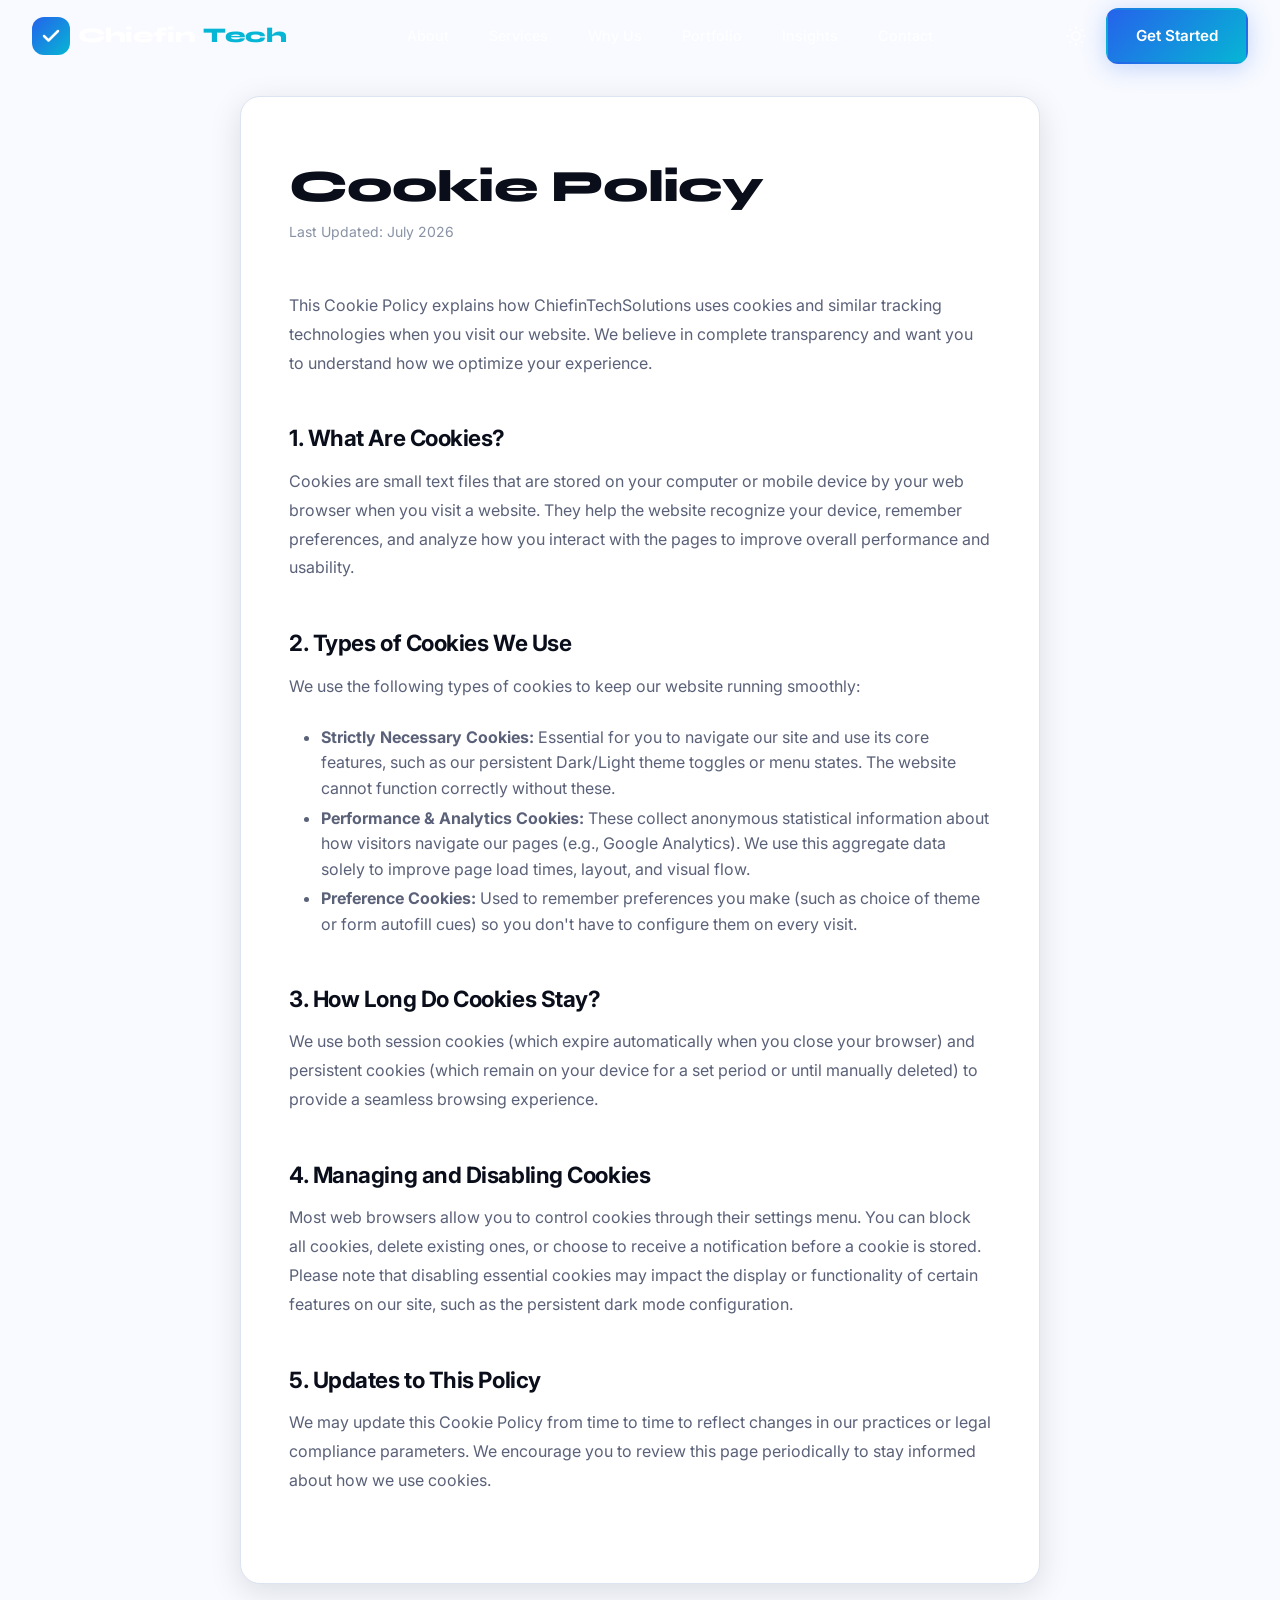
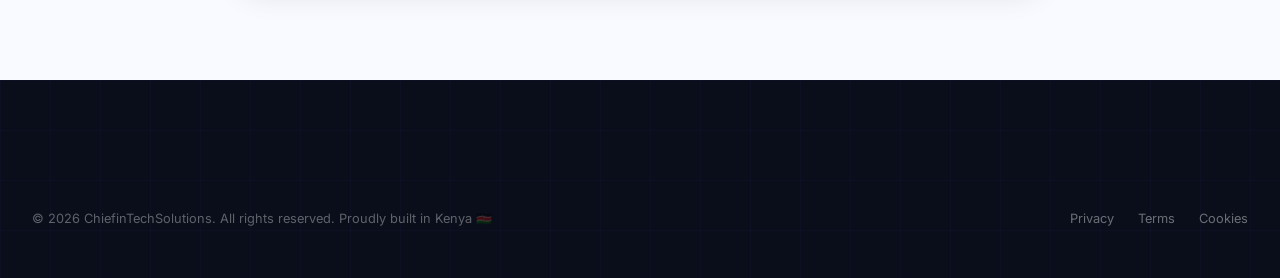
<file: cookies.html>
<!DOCTYPE html>
<html lang="en" data-theme="dark">
<head>
  <meta charset="UTF-8" />
  <meta name="viewport" content="width=device-width, initial-scale=1.0" />
  <meta name="description" content="Cookie Policy for ChiefinTechSolutions — Learn how we use cookies to optimize your browsing experience." />
  <title>Cookie Policy | ChiefinTechSolutions</title>
  <link rel="stylesheet" href="css/main.css?v=1.0.4" />
  <link rel="stylesheet" href="css/animations.css" />
  <link rel="icon" type="image/svg+xml" href="data:image/svg+xml,<svg xmlns='http://www.w3.org/2000/svg' viewBox='0 0 32 32'><rect width='32' height='32' rx='8' fill='%232563eb'/><path d='M8 16l6 6 10-12' stroke='white' stroke-width='2.5' stroke-linecap='round' stroke-linejoin='round' fill='none'/></svg>" />
  <style>
    .legal-content {
      padding: var(--space-4xl) 0;
      max-width: 800px;
      margin: 0 auto;
    }
    .legal-card {
      background: var(--color-surface);
      border: 1px solid var(--color-border);
      border-radius: var(--radius-lg);
      padding: var(--space-3xl) var(--space-2xl);
      box-shadow: var(--shadow-lg);
    }
    .legal-card h1 {
      font-size: clamp(2rem, 4vw, 2.8rem);
      margin-bottom: var(--space-sm);
    }
    .legal-meta {
      font-size: 0.875rem;
      color: var(--color-text-subtle);
      margin-bottom: var(--space-2xl);
      display: block;
    }
    .legal-body h2 {
      font-size: 1.4rem;
      margin-top: var(--space-2xl);
      margin-bottom: var(--space-md);
      color: var(--color-text);
      font-family: var(--font-body);
      font-weight: 700;
    }
    .legal-body p {
      margin-bottom: var(--space-lg);
      font-size: 1rem;
      line-height: 1.8;
    }
    .legal-body ul {
      margin-bottom: var(--space-lg);
      padding-left: var(--space-xl);
      list-style-type: disc;
    }
    .legal-body li {
      margin-bottom: var(--space-xs);
      color: var(--color-text-muted);
    }
  </style>
</head>
<body>

<!-- ── Navigation ─────────────────────────────────────────── -->
<nav id="navbar" class="scrolled" role="navigation" aria-label="Main navigation">
  <div class="nav-container">
    <a href="index.html" class="nav-logo" aria-label="ChiefinTechSolutions Home">
      <div class="logo-icon" aria-hidden="true">
        <svg viewBox="0 0 22 22" fill="none" xmlns="http://www.w3.org/2000/svg">
          <path d="M4 11L8.5 15.5L18 6" stroke="white" stroke-width="2.5" stroke-linecap="round" stroke-linejoin="round"/>
        </svg>
      </div>
      Chiefin<span>Tech</span>
    </a>

    <div class="nav-links" role="list">
      <a href="index.html#about"      class="nav-link" role="listitem">About</a>
      <a href="index.html#services"   class="nav-link" role="listitem">Services</a>
      <a href="index.html#why-us"     class="nav-link" role="listitem">Why Us</a>
      <a href="index.html#portfolio"  class="nav-link" role="listitem">Portfolio</a>
      <a href="index.html#blog"       class="nav-link" role="listitem">Insights</a>
      <a href="index.html#contact"    class="nav-link" role="listitem">Contact</a>
    </div>

    <div class="nav-actions">
      <button id="theme-toggle" class="theme-toggle" aria-label="Toggle dark/light mode">
        <svg class="icon-sun" viewBox="0 0 24 24" fill="none" stroke="currentColor" stroke-width="2" stroke-linecap="round" stroke-linejoin="round" aria-hidden="true"><circle cx="12" cy="12" r="5"/><line x1="12" y1="1" x2="12" y2="3"/><line x1="12" y1="21" x2="12" y2="23"/><line x1="4.22" y1="4.22" x2="5.64" y2="5.64"/><line x1="18.36" y1="18.36" x2="19.78" y2="19.78"/><line x1="1" y1="12" x2="3" y2="12"/><line x1="21" y1="12" x2="23" y2="12"/><line x1="4.22" y1="19.78" x2="5.64" y2="18.36"/><line x1="18.36" y1="5.64" x2="19.78" y2="4.22"/></svg>
        <svg class="icon-moon" viewBox="0 0 24 24" fill="none" stroke="currentColor" stroke-width="2" stroke-linecap="round" stroke-linejoin="round" aria-hidden="true"><path d="M21 12.79A9 9 0 1111.21 3 7 7 0 0021 12.79z"/></svg>
      </button>
      <a href="index.html#contact" class="btn btn-primary" id="nav-cta" aria-label="Get a free consultation">Get Started</a>
      <button class="nav-hamburger" id="hamburger" aria-label="Toggle mobile menu" aria-expanded="false">
        <span></span><span></span><span></span>
      </button>
    </div>
  </div>
</nav>

<!-- Mobile Menu -->
<div class="nav-mobile" id="nav-mobile" role="menu">
  <a href="index.html#about"     class="nav-link" role="menuitem">About</a>
  <a href="index.html#services"  class="nav-link" role="menuitem">Services</a>
  <a href="index.html#why-us"    class="nav-link" role="menuitem">Why Us</a>
  <a href="index.html#portfolio" class="nav-link" role="menuitem">Portfolio</a>
  <a href="index.html#blog"      class="nav-link" role="menuitem">Insights</a>
  <a href="index.html#contact"   class="nav-link" role="menuitem">Contact</a>
  <a href="index.html#contact"   class="btn btn-primary">Get a Free Consultation</a>
</div>

<!-- ── Main Legal Area ─────────────────────────────────────── -->
<main class="container legal-content" role="main">
  <article class="legal-card">
    <header>
      <h1>Cookie Policy</h1>
      <span class="legal-meta">Last Updated: July 2026</span>
    </header>
    
    <div class="legal-body">
      <p>This Cookie Policy explains how ChiefinTechSolutions uses cookies and similar tracking technologies when you visit our website. We believe in complete transparency and want you to understand how we optimize your experience.</p>

      <h2>1. What Are Cookies?</h2>
      <p>Cookies are small text files that are stored on your computer or mobile device by your web browser when you visit a website. They help the website recognize your device, remember preferences, and analyze how you interact with the pages to improve overall performance and usability.</p>

      <h2>2. Types of Cookies We Use</h2>
      <p>We use the following types of cookies to keep our website running smoothly:</p>
      <ul>
        <li><strong>Strictly Necessary Cookies:</strong> Essential for you to navigate our site and use its core features, such as our persistent Dark/Light theme toggles or menu states. The website cannot function correctly without these.</li>
        <li><strong>Performance &amp; Analytics Cookies:</strong> These collect anonymous statistical information about how visitors navigate our pages (e.g., Google Analytics). We use this aggregate data solely to improve page load times, layout, and visual flow.</li>
        <li><strong>Preference Cookies:</strong> Used to remember preferences you make (such as choice of theme or form autofill cues) so you don't have to configure them on every visit.</li>
      </ul>

      <h2>3. How Long Do Cookies Stay?</h2>
      <p>We use both session cookies (which expire automatically when you close your browser) and persistent cookies (which remain on your device for a set period or until manually deleted) to provide a seamless browsing experience.</p>

      <h2>4. Managing and Disabling Cookies</h2>
      <p>Most web browsers allow you to control cookies through their settings menu. You can block all cookies, delete existing ones, or choose to receive a notification before a cookie is stored. Please note that disabling essential cookies may impact the display or functionality of certain features on our site, such as the persistent dark mode configuration.</p>

      <h2>5. Updates to This Policy</h2>
      <p>We may update this Cookie Policy from time to time to reflect changes in our practices or legal compliance parameters. We encourage you to review this page periodically to stay informed about how we use cookies.</p>
    </div>
  </article>
</main>

<!-- ── Footer ──────────────────────────────────────────────── -->
<footer id="footer" role="contentinfo">
  <div class="container footer-inner">
    <div class="footer-bottom">
      <p>&copy; <span id="footer-year">2026</span> ChiefinTechSolutions. All rights reserved. Proudly built in Kenya 🇰🇪</p>
      <div class="footer-legal">
        <a href="privacy.html">Privacy</a>
        <a href="terms.html">Terms</a>
        <a href="cookies.html">Cookies</a>
      </div>
    </div>
  </div>
</footer>

<script src="js/main.js?v=1.0.5"></script>
</body>
</html>
</file>
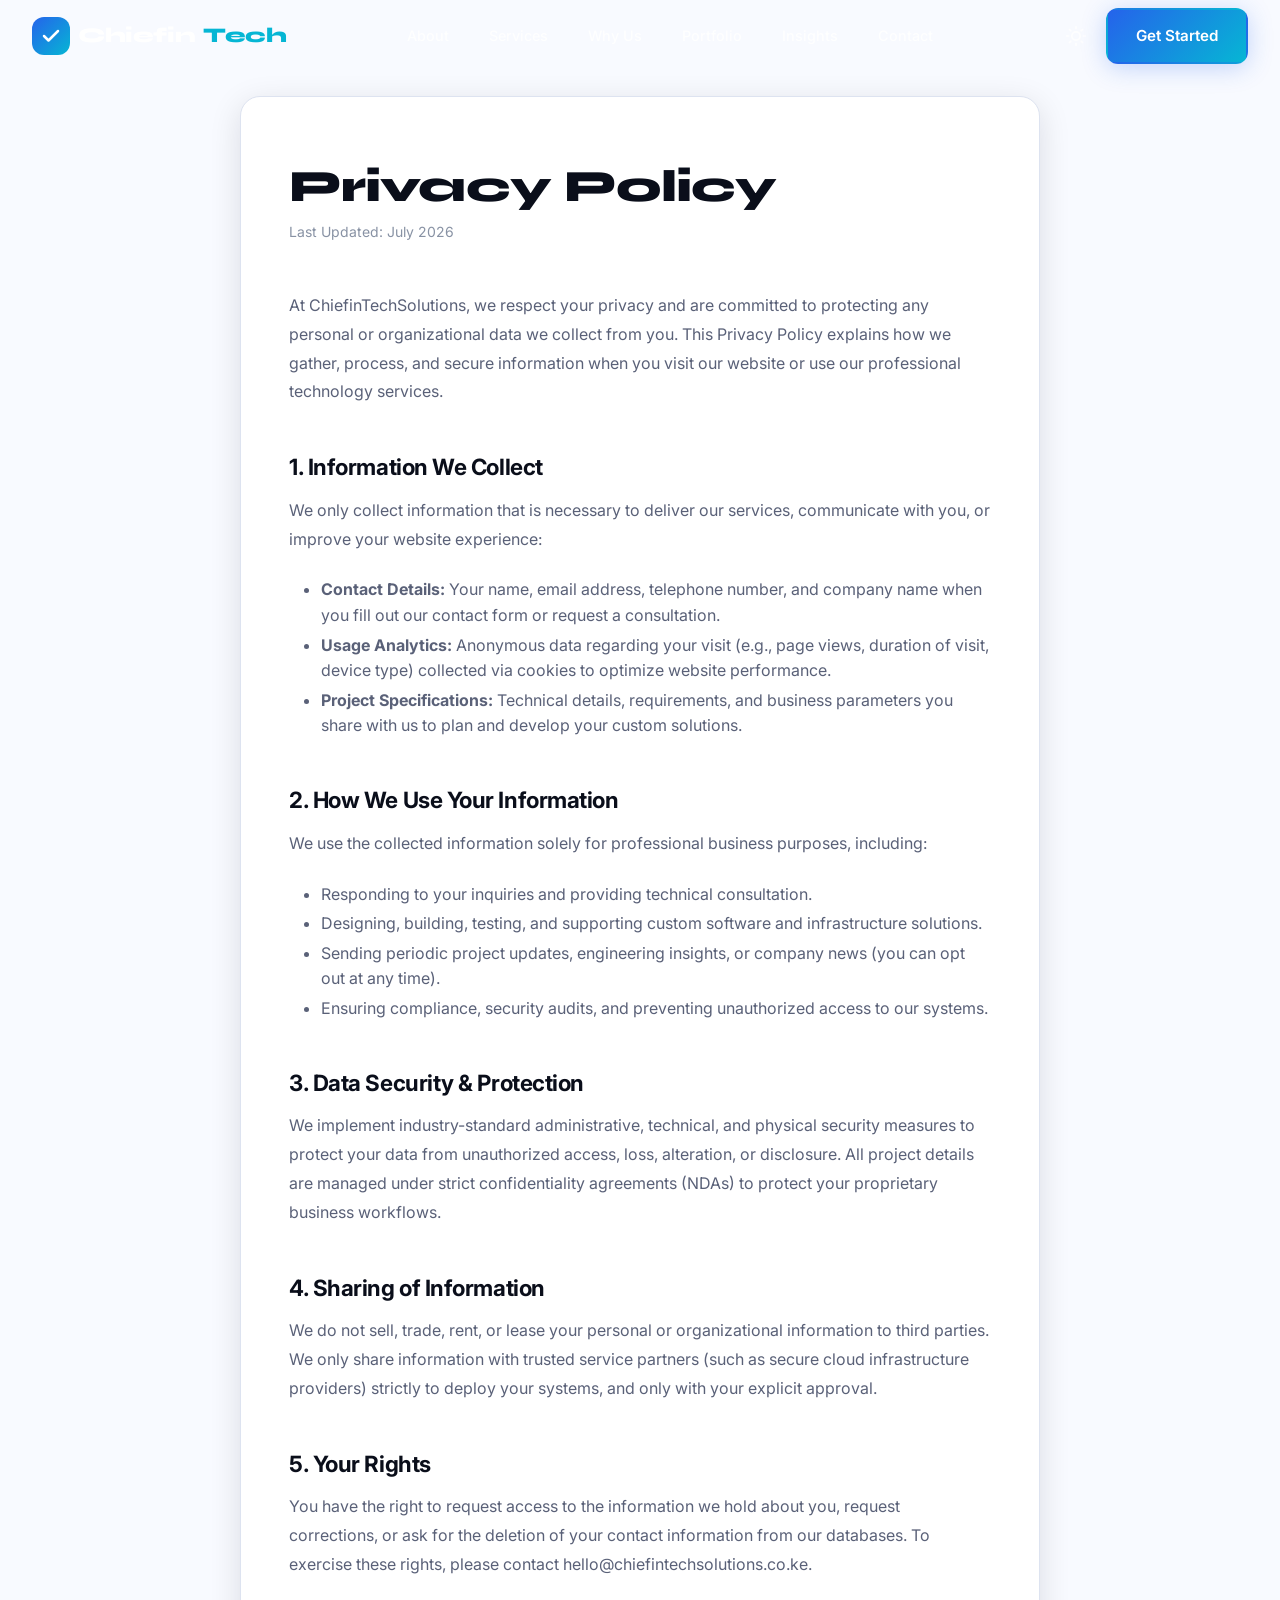
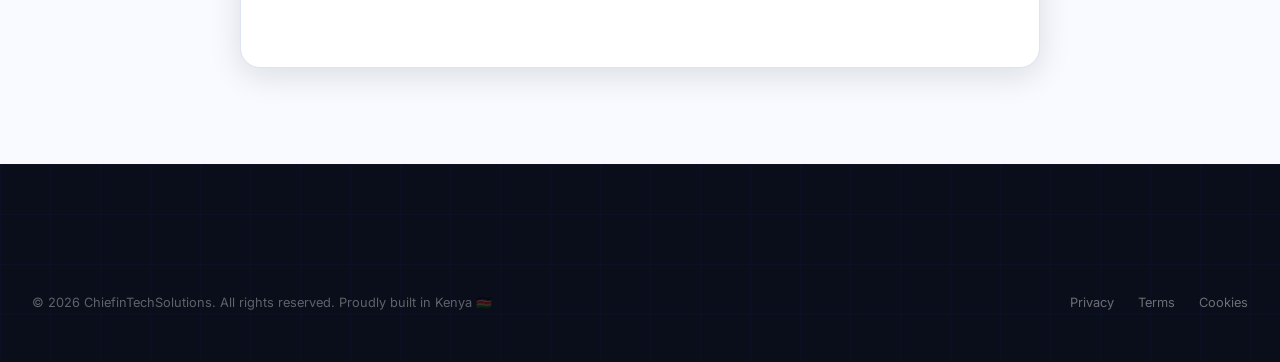
<file: privacy.html>
<!DOCTYPE html>
<html lang="en" data-theme="dark">
<head>
  <meta charset="UTF-8" />
  <meta name="viewport" content="width=device-width, initial-scale=1.0" />
  <meta name="description" content="Privacy Policy for ChiefinTechSolutions — Learn how we collect, use, and protect your business data." />
  <title>Privacy Policy | ChiefinTechSolutions</title>
  <link rel="stylesheet" href="css/main.css?v=1.0.4" />
  <link rel="stylesheet" href="css/animations.css" />
  <link rel="icon" type="image/svg+xml" href="data:image/svg+xml,<svg xmlns='http://www.w3.org/2000/svg' viewBox='0 0 32 32'><rect width='32' height='32' rx='8' fill='%232563eb'/><path d='M8 16l6 6 10-12' stroke='white' stroke-width='2.5' stroke-linecap='round' stroke-linejoin='round' fill='none'/></svg>" />
  <style>
    .legal-content {
      padding: var(--space-4xl) 0;
      max-width: 800px;
      margin: 0 auto;
    }
    .legal-card {
      background: var(--color-surface);
      border: 1px solid var(--color-border);
      border-radius: var(--radius-lg);
      padding: var(--space-3xl) var(--space-2xl);
      box-shadow: var(--shadow-lg);
    }
    .legal-card h1 {
      font-size: clamp(2rem, 4vw, 2.8rem);
      margin-bottom: var(--space-sm);
    }
    .legal-meta {
      font-size: 0.875rem;
      color: var(--color-text-subtle);
      margin-bottom: var(--space-2xl);
      display: block;
    }
    .legal-body h2 {
      font-size: 1.4rem;
      margin-top: var(--space-2xl);
      margin-bottom: var(--space-md);
      color: var(--color-text);
      font-family: var(--font-body);
      font-weight: 700;
    }
    .legal-body p {
      margin-bottom: var(--space-lg);
      font-size: 1rem;
      line-height: 1.8;
    }
    .legal-body ul {
      margin-bottom: var(--space-lg);
      padding-left: var(--space-xl);
      list-style-type: disc;
    }
    .legal-body li {
      margin-bottom: var(--space-xs);
      color: var(--color-text-muted);
    }
  </style>
</head>
<body>

<!-- ── Navigation ─────────────────────────────────────────── -->
<nav id="navbar" class="scrolled" role="navigation" aria-label="Main navigation">
  <div class="nav-container">
    <a href="index.html" class="nav-logo" aria-label="ChiefinTechSolutions Home">
      <div class="logo-icon" aria-hidden="true">
        <svg viewBox="0 0 22 22" fill="none" xmlns="http://www.w3.org/2000/svg">
          <path d="M4 11L8.5 15.5L18 6" stroke="white" stroke-width="2.5" stroke-linecap="round" stroke-linejoin="round"/>
        </svg>
      </div>
      Chiefin<span>Tech</span>
    </a>

    <div class="nav-links" role="list">
      <a href="index.html#about"      class="nav-link" role="listitem">About</a>
      <a href="index.html#services"   class="nav-link" role="listitem">Services</a>
      <a href="index.html#why-us"     class="nav-link" role="listitem">Why Us</a>
      <a href="index.html#portfolio"  class="nav-link" role="listitem">Portfolio</a>
      <a href="index.html#blog"       class="nav-link" role="listitem">Insights</a>
      <a href="index.html#contact"    class="nav-link" role="listitem">Contact</a>
    </div>

    <div class="nav-actions">
      <button id="theme-toggle" class="theme-toggle" aria-label="Toggle dark/light mode">
        <svg class="icon-sun" viewBox="0 0 24 24" fill="none" stroke="currentColor" stroke-width="2" stroke-linecap="round" stroke-linejoin="round" aria-hidden="true"><circle cx="12" cy="12" r="5"/><line x1="12" y1="1" x2="12" y2="3"/><line x1="12" y1="21" x2="12" y2="23"/><line x1="4.22" y1="4.22" x2="5.64" y2="5.64"/><line x1="18.36" y1="18.36" x2="19.78" y2="19.78"/><line x1="1" y1="12" x2="3" y2="12"/><line x1="21" y1="12" x2="23" y2="12"/><line x1="4.22" y1="19.78" x2="5.64" y2="18.36"/><line x1="18.36" y1="5.64" x2="19.78" y2="4.22"/></svg>
        <svg class="icon-moon" viewBox="0 0 24 24" fill="none" stroke="currentColor" stroke-width="2" stroke-linecap="round" stroke-linejoin="round" aria-hidden="true"><path d="M21 12.79A9 9 0 1111.21 3 7 7 0 0021 12.79z"/></svg>
      </button>
      <a href="index.html#contact" class="btn btn-primary" id="nav-cta" aria-label="Get a free consultation">Get Started</a>
      <button class="nav-hamburger" id="hamburger" aria-label="Toggle mobile menu" aria-expanded="false">
        <span></span><span></span><span></span>
      </button>
    </div>
  </div>
</nav>

<!-- Mobile Menu -->
<div class="nav-mobile" id="nav-mobile" role="menu">
  <a href="index.html#about"     class="nav-link" role="menuitem">About</a>
  <a href="index.html#services"  class="nav-link" role="menuitem">Services</a>
  <a href="index.html#why-us"    class="nav-link" role="menuitem">Why Us</a>
  <a href="index.html#portfolio" class="nav-link" role="menuitem">Portfolio</a>
  <a href="index.html#blog"      class="nav-link" role="menuitem">Insights</a>
  <a href="index.html#contact"   class="nav-link" role="menuitem">Contact</a>
  <a href="index.html#contact"   class="btn btn-primary">Get a Free Consultation</a>
</div>

<!-- ── Main Legal Area ─────────────────────────────────────── -->
<main class="container legal-content" role="main">
  <article class="legal-card">
    <header>
      <h1>Privacy Policy</h1>
      <span class="legal-meta">Last Updated: July 2026</span>
    </header>
    
    <div class="legal-body">
      <p>At ChiefinTechSolutions, we respect your privacy and are committed to protecting any personal or organizational data we collect from you. This Privacy Policy explains how we gather, process, and secure information when you visit our website or use our professional technology services.</p>

      <h2>1. Information We Collect</h2>
      <p>We only collect information that is necessary to deliver our services, communicate with you, or improve your website experience:</p>
      <ul>
        <li><strong>Contact Details:</strong> Your name, email address, telephone number, and company name when you fill out our contact form or request a consultation.</li>
        <li><strong>Usage Analytics:</strong> Anonymous data regarding your visit (e.g., page views, duration of visit, device type) collected via cookies to optimize website performance.</li>
        <li><strong>Project Specifications:</strong> Technical details, requirements, and business parameters you share with us to plan and develop your custom solutions.</li>
      </ul>

      <h2>2. How We Use Your Information</h2>
      <p>We use the collected information solely for professional business purposes, including:</p>
      <ul>
        <li>Responding to your inquiries and providing technical consultation.</li>
        <li>Designing, building, testing, and supporting custom software and infrastructure solutions.</li>
        <li>Sending periodic project updates, engineering insights, or company news (you can opt out at any time).</li>
        <li>Ensuring compliance, security audits, and preventing unauthorized access to our systems.</li>
      </ul>

      <h2>3. Data Security &amp; Protection</h2>
      <p>We implement industry-standard administrative, technical, and physical security measures to protect your data from unauthorized access, loss, alteration, or disclosure. All project details are managed under strict confidentiality agreements (NDAs) to protect your proprietary business workflows.</p>

      <h2>4. Sharing of Information</h2>
      <p>We do not sell, trade, rent, or lease your personal or organizational information to third parties. We only share information with trusted service partners (such as secure cloud infrastructure providers) strictly to deploy your systems, and only with your explicit approval.</p>

      <h2>5. Your Rights</h2>
      <p>You have the right to request access to the information we hold about you, request corrections, or ask for the deletion of your contact information from our databases. To exercise these rights, please contact hello@chiefintechsolutions.co.ke.</p>
    </div>
  </article>
</main>

<!-- ── Footer ──────────────────────────────────────────────── -->
<footer id="footer" role="contentinfo">
  <div class="container footer-inner">
    <div class="footer-bottom">
      <p>&copy; <span id="footer-year">2026</span> ChiefinTechSolutions. All rights reserved. Proudly built in Kenya 🇰🇪</p>
      <div class="footer-legal">
        <a href="privacy.html">Privacy</a>
        <a href="terms.html">Terms</a>
        <a href="cookies.html">Cookies</a>
      </div>
    </div>
  </div>
</footer>

<script src="js/main.js?v=1.0.5"></script>
</body>
</html>
</file>
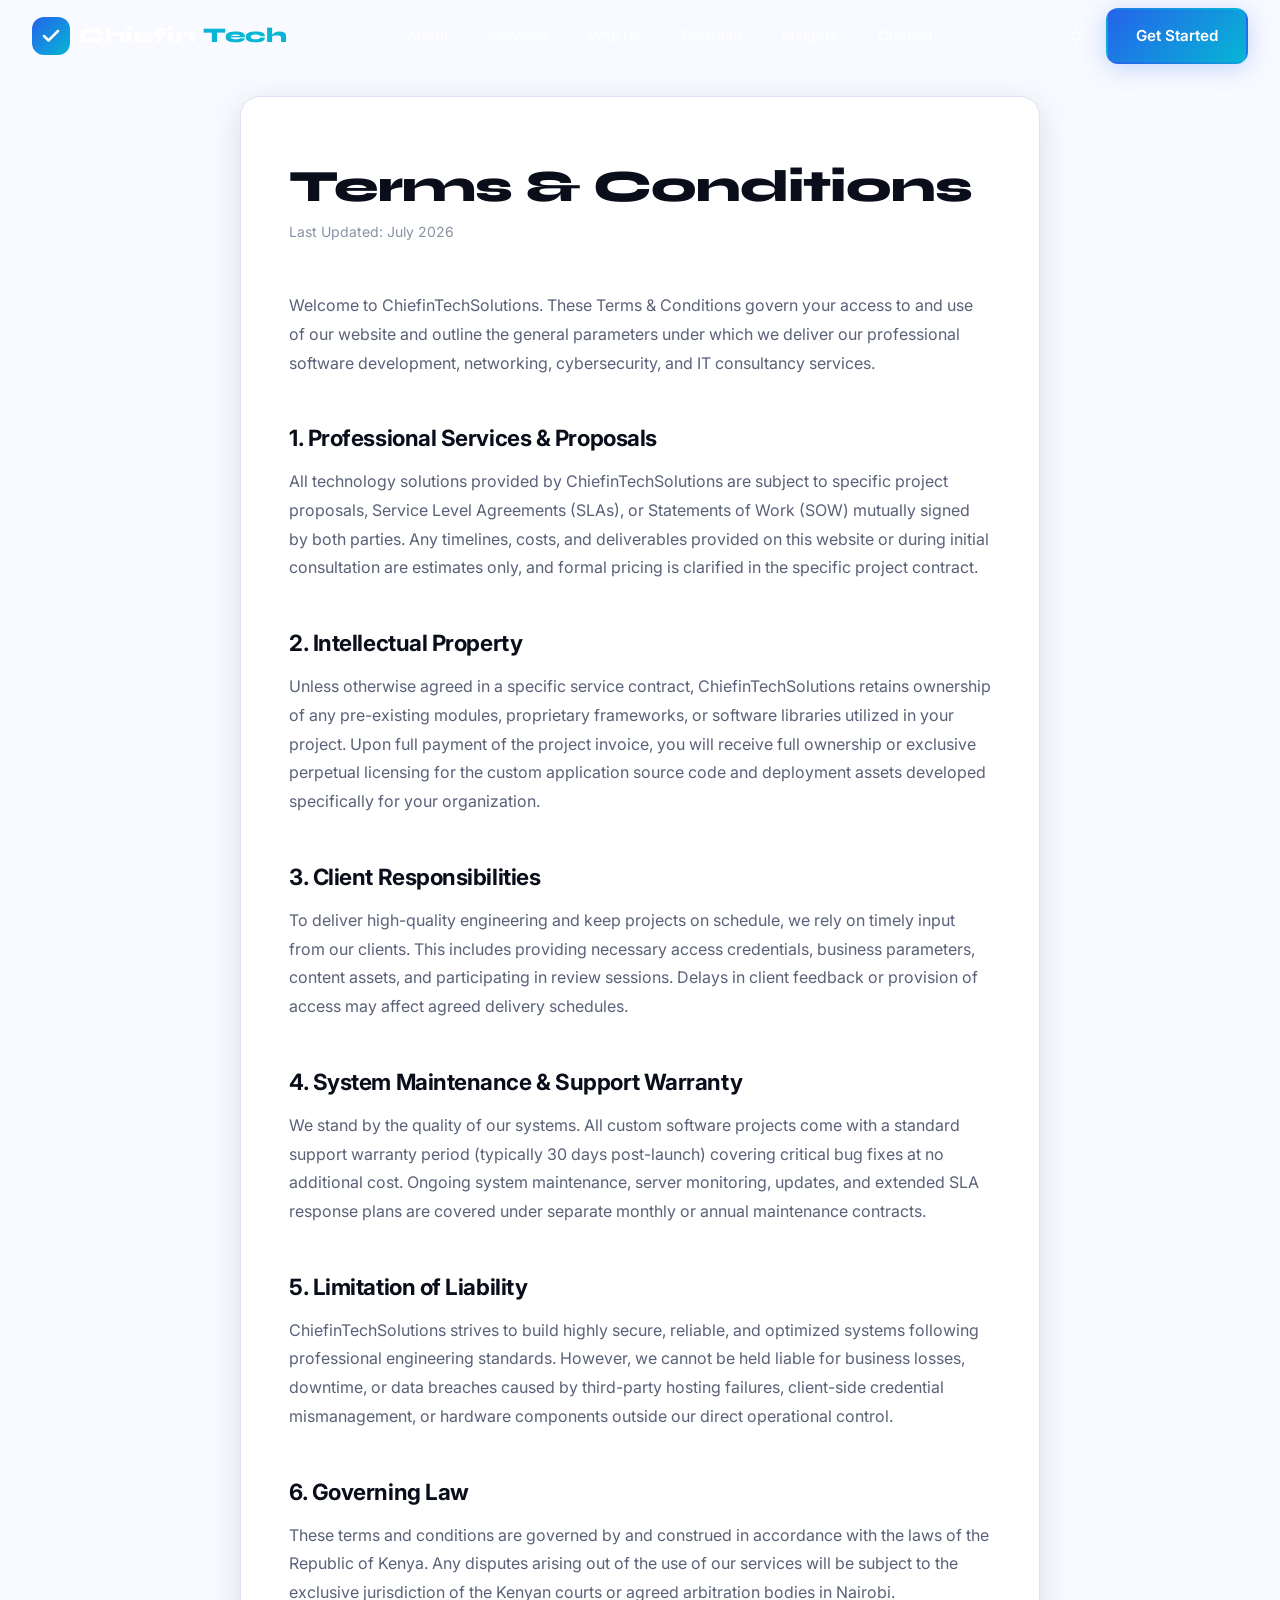
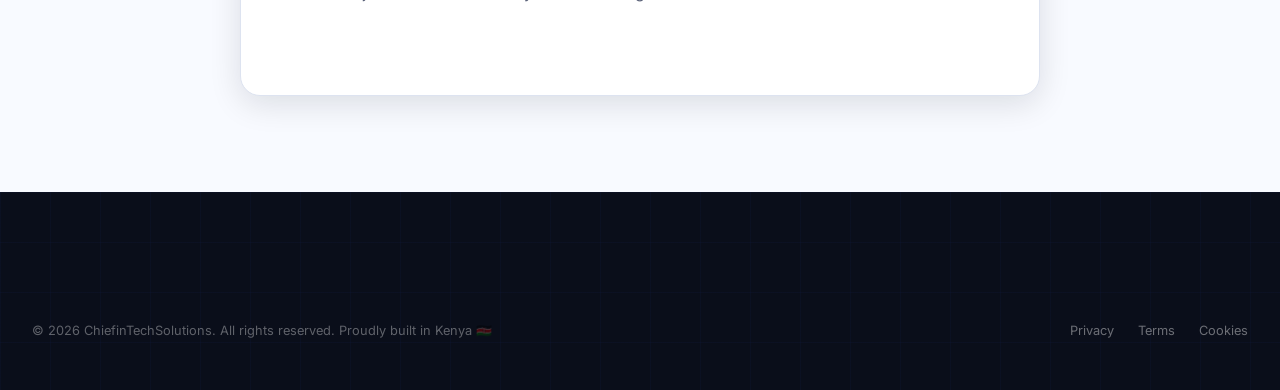
<file: terms.html>
<!DOCTYPE html>
<html lang="en" data-theme="dark">
<head>
  <meta charset="UTF-8" />
  <meta name="viewport" content="width=device-width, initial-scale=1.0" />
  <meta name="description" content="Terms and Conditions for ChiefinTechSolutions — Terms governing our professional IT and software development services." />
  <title>Terms &amp; Conditions | ChiefinTechSolutions</title>
  <link rel="stylesheet" href="css/main.css?v=1.0.4" />
  <link rel="stylesheet" href="css/animations.css" />
  <link rel="icon" type="image/svg+xml" href="data:image/svg+xml,<svg xmlns='http://www.w3.org/2000/svg' viewBox='0 0 32 32'><rect width='32' height='32' rx='8' fill='%232563eb'/><path d='M8 16l6 6 10-12' stroke='white' stroke-width='2.5' stroke-linecap='round' stroke-linejoin='round' fill='none'/></svg>" />
  <style>
    .legal-content {
      padding: var(--space-4xl) 0;
      max-width: 800px;
      margin: 0 auto;
    }
    .legal-card {
      background: var(--color-surface);
      border: 1px solid var(--color-border);
      border-radius: var(--radius-lg);
      padding: var(--space-3xl) var(--space-2xl);
      box-shadow: var(--shadow-lg);
    }
    .legal-card h1 {
      font-size: clamp(2rem, 4vw, 2.8rem);
      margin-bottom: var(--space-sm);
    }
    .legal-meta {
      font-size: 0.875rem;
      color: var(--color-text-subtle);
      margin-bottom: var(--space-2xl);
      display: block;
    }
    .legal-body h2 {
      font-size: 1.4rem;
      margin-top: var(--space-2xl);
      margin-bottom: var(--space-md);
      color: var(--color-text);
      font-family: var(--font-body);
      font-weight: 700;
    }
    .legal-body p {
      margin-bottom: var(--space-lg);
      font-size: 1rem;
      line-height: 1.8;
    }
    .legal-body ul {
      margin-bottom: var(--space-lg);
      padding-left: var(--space-xl);
      list-style-type: disc;
    }
    .legal-body li {
      margin-bottom: var(--space-xs);
      color: var(--color-text-muted);
    }
  </style>
</head>
<body>

<!-- ── Navigation ─────────────────────────────────────────── -->
<nav id="navbar" class="scrolled" role="navigation" aria-label="Main navigation">
  <div class="nav-container">
    <a href="index.html" class="nav-logo" aria-label="ChiefinTechSolutions Home">
      <div class="logo-icon" aria-hidden="true">
        <svg viewBox="0 0 22 22" fill="none" xmlns="http://www.w3.org/2000/svg">
          <path d="M4 11L8.5 15.5L18 6" stroke="white" stroke-width="2.5" stroke-linecap="round" stroke-linejoin="round"/>
        </svg>
      </div>
      Chiefin<span>Tech</span>
    </a>

    <div class="nav-links" role="list">
      <a href="index.html#about"      class="nav-link" role="listitem">About</a>
      <a href="index.html#services"   class="nav-link" role="listitem">Services</a>
      <a href="index.html#why-us"     class="nav-link" role="listitem">Why Us</a>
      <a href="index.html#portfolio"  class="nav-link" role="listitem">Portfolio</a>
      <a href="index.html#blog"       class="nav-link" role="listitem">Insights</a>
      <a href="index.html#contact"    class="nav-link" role="listitem">Contact</a>
    </div>

    <div class="nav-actions">
      <button id="theme-toggle" class="theme-toggle" aria-label="Toggle dark/light mode">
        <svg class="icon-sun" viewBox="0 0 24 24" fill="none" stroke="currentColor" stroke-width="2" stroke-linecap="round" stroke-linejoin="round" aria-hidden="true"><circle cx="12" cy="12" r="5"/><line x1="12" y1="1" x2="12" y2="3"/><line x1="12" y1="21" x2="12" y2="23"/><line x1="4.22" y1="4.22" x2="5.64" y2="5.64"/><line x1="18.36" y1="18.36" x2="19.78" y2="19.78"/><line x1="1" y1="12" x2="3" y2="12"/><line x1="21" y1="12" x2="23" y2="12"/><line x1="4.22" y1="19.78" x2="5.64" y2="18.36"/><line x1="18.36" y1="5.64" x2="19.78" y2="4.22"/></svg>
        <svg class="icon-moon" viewBox="0 0 24 24" fill="none" stroke="currentColor" stroke-width="2" stroke-linecap="round" stroke-linejoin="round" aria-hidden="true"><path d="M21 12.79A9 9 0 1111.21 3 7 7 0 0021 12.79z"/></svg>
      </button>
      <a href="index.html#contact" class="btn btn-primary" id="nav-cta" aria-label="Get a free consultation">Get Started</a>
      <button class="nav-hamburger" id="hamburger" aria-label="Toggle mobile menu" aria-expanded="false">
        <span></span><span></span><span></span>
      </button>
    </div>
  </div>
</nav>

<!-- Mobile Menu -->
<div class="nav-mobile" id="nav-mobile" role="menu">
  <a href="index.html#about"     class="nav-link" role="menuitem">About</a>
  <a href="index.html#services"  class="nav-link" role="menuitem">Services</a>
  <a href="index.html#why-us"    class="nav-link" role="menuitem">Why Us</a>
  <a href="index.html#portfolio" class="nav-link" role="menuitem">Portfolio</a>
  <a href="index.html#blog"      class="nav-link" role="menuitem">Insights</a>
  <a href="index.html#contact"   class="nav-link" role="menuitem">Contact</a>
  <a href="index.html#contact"   class="btn btn-primary">Get a Free Consultation</a>
</div>

<!-- ── Main Legal Area ─────────────────────────────────────── -->
<main class="container legal-content" role="main">
  <article class="legal-card">
    <header>
      <h1>Terms &amp; Conditions</h1>
      <span class="legal-meta">Last Updated: July 2026</span>
    </header>
    
    <div class="legal-body">
      <p>Welcome to ChiefinTechSolutions. These Terms &amp; Conditions govern your access to and use of our website and outline the general parameters under which we deliver our professional software development, networking, cybersecurity, and IT consultancy services.</p>

      <h2>1. Professional Services &amp; Proposals</h2>
      <p>All technology solutions provided by ChiefinTechSolutions are subject to specific project proposals, Service Level Agreements (SLAs), or Statements of Work (SOW) mutually signed by both parties. Any timelines, costs, and deliverables provided on this website or during initial consultation are estimates only, and formal pricing is clarified in the specific project contract.</p>

      <h2>2. Intellectual Property</h2>
      <p>Unless otherwise agreed in a specific service contract, ChiefinTechSolutions retains ownership of any pre-existing modules, proprietary frameworks, or software libraries utilized in your project. Upon full payment of the project invoice, you will receive full ownership or exclusive perpetual licensing for the custom application source code and deployment assets developed specifically for your organization.</p>

      <h2>3. Client Responsibilities</h2>
      <p>To deliver high-quality engineering and keep projects on schedule, we rely on timely input from our clients. This includes providing necessary access credentials, business parameters, content assets, and participating in review sessions. Delays in client feedback or provision of access may affect agreed delivery schedules.</p>

      <h2>4. System Maintenance &amp; Support Warranty</h2>
      <p>We stand by the quality of our systems. All custom software projects come with a standard support warranty period (typically 30 days post-launch) covering critical bug fixes at no additional cost. Ongoing system maintenance, server monitoring, updates, and extended SLA response plans are covered under separate monthly or annual maintenance contracts.</p>

      <h2>5. Limitation of Liability</h2>
      <p>ChiefinTechSolutions strives to build highly secure, reliable, and optimized systems following professional engineering standards. However, we cannot be held liable for business losses, downtime, or data breaches caused by third-party hosting failures, client-side credential mismanagement, or hardware components outside our direct operational control.</p>

      <h2>6. Governing Law</h2>
      <p>These terms and conditions are governed by and construed in accordance with the laws of the Republic of Kenya. Any disputes arising out of the use of our services will be subject to the exclusive jurisdiction of the Kenyan courts or agreed arbitration bodies in Nairobi.</p>
    </div>
  </article>
</main>

<!-- ── Footer ──────────────────────────────────────────────── -->
<footer id="footer" role="contentinfo">
  <div class="container footer-inner">
    <div class="footer-bottom">
      <p>&copy; <span id="footer-year">2026</span> ChiefinTechSolutions. All rights reserved. Proudly built in Kenya 🇰🇪</p>
      <div class="footer-legal">
        <a href="privacy.html">Privacy</a>
        <a href="terms.html">Terms</a>
        <a href="cookies.html">Cookies</a>
      </div>
    </div>
  </div>
</footer>

<script src="js/main.js?v=1.0.5"></script>
</body>
</html>
</file>
<file: css/main.css>
/* ============================================================
   ChiefinTechSolutions — Core Design System
   ============================================================ */

@import url('https://fonts.googleapis.com/css2?family=Inter:wght@300;400;500;600;700;800;900&family=Syne:wght@700;800&display=swap');

/* ── Design Tokens ─────────────────────────────────────────── */
:root {
  /* Colors — Light Mode */
  --color-bg:           #f8faff;
  --color-bg-secondary: #eef2fb;
  --color-surface:      #ffffff;
  --color-surface-alt:  #f0f4ff;
  --color-border:       #dde3f0;
  --color-text:         #0a0e1a;
  --color-text-muted:   #5a6178;
  --color-text-subtle:  #8892a4;

  /* Brand */
  --color-navy:        #0a0e1a;
  --color-navy-mid:    #111827;
  --color-blue:        #2563eb;
  --color-blue-dark:   #1d4ed8;
  --color-blue-light:  #3b82f6;
  --color-cyan:        #06b6d4;
  --color-cyan-dark:   #0891b2;
  --color-violet:      #7c3aed;

  /* Gradients */
  --gradient-primary:  linear-gradient(135deg, #2563eb 0%, #06b6d4 100%);
  --gradient-hero:     linear-gradient(135deg, #0a0e1a 0%, #111827 50%, #1e293b 100%);
  --gradient-card:     linear-gradient(145deg, rgba(255,255,255,0.08) 0%, rgba(255,255,255,0.02) 100%);
  --gradient-glow:     radial-gradient(ellipse at 50% 0%, rgba(37,99,235,0.15) 0%, transparent 70%);

  /* Shadows */
  --shadow-sm:   0 1px 3px rgba(10,14,26,0.08);
  --shadow-md:   0 4px 16px rgba(10,14,26,0.10);
  --shadow-lg:   0 8px 32px rgba(10,14,26,0.12);
  --shadow-xl:   0 20px 60px rgba(10,14,26,0.15);
  --shadow-blue: 0 4px 24px rgba(37,99,235,0.25);
  --shadow-glow: 0 0 40px rgba(37,99,235,0.20);

  /* Spacing */
  --space-xs:   0.25rem;
  --space-sm:   0.5rem;
  --space-md:   1rem;
  --space-lg:   1.5rem;
  --space-xl:   2rem;
  --space-2xl:  3rem;
  --space-3xl:  4rem;
  --space-4xl:  6rem;
  --space-5xl:  8rem;

  /* Typography */
  --font-body:    'Inter', -apple-system, BlinkMacSystemFont, 'Segoe UI', sans-serif;
  --font-display: 'Syne', 'Inter', sans-serif;

  /* Radius */
  --radius-sm:  6px;
  --radius-md:  12px;
  --radius-lg:  20px;
  --radius-xl:  32px;
  --radius-full: 9999px;

  /* Transitions */
  --transition-fast:   150ms cubic-bezier(0.4, 0, 0.2, 1);
  --transition-base:   250ms cubic-bezier(0.4, 0, 0.2, 1);
  --transition-slow:   400ms cubic-bezier(0.4, 0, 0.2, 1);
  --transition-bounce: 500ms cubic-bezier(0.34, 1.56, 0.64, 1);

  /* Layout */
  --container-max: 1280px;
  --nav-height: 72px;
}

/* ── Dark Mode ──────────────────────────────────────────────── */
[data-theme="dark"] {
  --color-bg:           #080c18;
  --color-bg-secondary: #0d1324;
  --color-surface:      #111827;
  --color-surface-alt:  #1a2236;
  --color-border:       #1e2d45;
  --color-text:         #f0f4ff;
  --color-text-muted:   #94a3b8;
  --color-text-subtle:  #64748b;

  --shadow-sm:   0 1px 3px rgba(0,0,0,0.3);
  --shadow-md:   0 4px 16px rgba(0,0,0,0.4);
  --shadow-lg:   0 8px 32px rgba(0,0,0,0.5);
  --shadow-xl:   0 20px 60px rgba(0,0,0,0.6);
}

/* ── Reset & Base ───────────────────────────────────────────── */
*, *::before, *::after {
  box-sizing: border-box;
  margin: 0;
  padding: 0;
}

html {
  scroll-behavior: smooth;
  font-size: 16px;
  -webkit-text-size-adjust: 100%;
}

body {
  font-family: var(--font-body);
  font-size: 1rem;
  line-height: 1.6;
  color: var(--color-text);
  background-color: var(--color-bg);
  overflow-x: hidden;
  transition: background-color var(--transition-slow), color var(--transition-slow);
}

img, video, svg {
  display: block;
  max-width: 100%;
}

a {
  color: inherit;
  text-decoration: none;
}

button {
  cursor: pointer;
  border: none;
  background: none;
  font-family: inherit;
}

ul, ol { list-style: none; }

/* ── Typography ─────────────────────────────────────────────── */
h1, h2, h3, h4, h5, h6 {
  font-family: var(--font-display);
  font-weight: 800;
  line-height: 1.15;
  letter-spacing: -0.02em;
  color: var(--color-text);
}

h1 { font-size: clamp(2.4rem, 6vw, 4.5rem); }
h2 { font-size: clamp(1.8rem, 4vw, 3rem); }
h3 { font-size: clamp(1.3rem, 2.5vw, 1.75rem); }
h4 { font-size: 1.25rem; }
h5 { font-size: 1.1rem; font-weight: 700; }

p { color: var(--color-text-muted); line-height: 1.75; }

/* ── Layout Utilities ───────────────────────────────────────── */
.container {
  max-width: var(--container-max);
  margin: 0 auto;
  padding: 0 var(--space-xl);
}

@media (max-width: 992px) {
  .container { padding: 0 var(--space-lg); }
}

.section {
  padding: var(--space-5xl) 0;
}

.section-sm {
  padding: var(--space-3xl) 0;
}

.grid { display: grid; }
.flex { display: flex; }
.flex-center { display: flex; align-items: center; justify-content: center; }
.flex-between { display: flex; align-items: center; justify-content: space-between; }

/* ── Section Headers ────────────────────────────────────────── */
.section-header {
  text-align: center;
  max-width: 680px;
  margin: 0 auto var(--space-3xl);
}

.section-badge {
  display: inline-flex;
  align-items: center;
  gap: var(--space-xs);
  padding: 6px 16px;
  background: rgba(37, 99, 235, 0.10);
  border: 1px solid rgba(37, 99, 235, 0.25);
  border-radius: var(--radius-full);
  font-size: 0.8rem;
  font-weight: 600;
  letter-spacing: 0.08em;
  text-transform: uppercase;
  color: var(--color-blue);
  margin-bottom: var(--space-lg);
}

.section-header h2 { margin-bottom: var(--space-md); }
.section-header p { font-size: 1.1rem; }

/* ── Buttons ────────────────────────────────────────────────── */
.btn {
  display: inline-flex;
  align-items: center;
  gap: var(--space-sm);
  padding: 14px 28px;
  border-radius: var(--radius-md);
  font-size: 0.95rem;
  font-weight: 600;
  font-family: var(--font-body);
  transition: all var(--transition-base);
  cursor: pointer;
  border: 2px solid transparent;
  white-space: nowrap;
  position: relative;
  overflow: hidden;
}

.btn::after {
  content: '';
  position: absolute;
  inset: 0;
  background: rgba(255,255,255,0.1);
  opacity: 0;
  transition: opacity var(--transition-fast);
}

.btn:hover::after { opacity: 1; }

.btn-primary {
  background: var(--gradient-primary);
  color: #ffffff;
  box-shadow: var(--shadow-blue);
}

.btn-primary:hover {
  transform: translateY(-2px);
  box-shadow: 0 8px 32px rgba(37,99,235,0.40);
}

.btn-outline {
  background: transparent;
  color: var(--color-text);
  border-color: var(--color-border);
}

[data-theme="dark"] .btn-outline { border-color: rgba(255,255,255,0.2); }

.btn-outline:hover {
  border-color: var(--color-blue);
  color: var(--color-blue);
  transform: translateY(-2px);
}

.btn-ghost {
  background: rgba(37, 99, 235, 0.08);
  color: var(--color-blue);
  border-color: transparent;
}

.btn-ghost:hover {
  background: rgba(37, 99, 235, 0.15);
  transform: translateY(-2px);
}

.btn-lg {
  padding: 18px 36px;
  font-size: 1.05rem;
}

/* ── Cards ──────────────────────────────────────────────────── */
.card {
  background: var(--color-surface);
  border: 1px solid var(--color-border);
  border-radius: var(--radius-lg);
  padding: var(--space-xl);
  transition: all var(--transition-base);
  position: relative;
  overflow: hidden;
}

.card::before {
  content: '';
  position: absolute;
  inset: 0;
  background: var(--gradient-card);
  opacity: 0;
  transition: opacity var(--transition-base);
}

.card:hover::before { opacity: 1; }

.card:hover {
  transform: translateY(-4px);
  box-shadow: var(--shadow-xl);
  border-color: rgba(37,99,235,0.3);
}

/* ── Glassmorphism ──────────────────────────────────────────── */
.glass {
  background: rgba(255, 255, 255, 0.08);
  backdrop-filter: blur(20px);
  -webkit-backdrop-filter: blur(20px);
  border: 1px solid rgba(255, 255, 255, 0.12);
}

[data-theme="dark"] .glass {
  background: rgba(17, 24, 39, 0.7);
  border-color: rgba(255,255,255,0.06);
}

/* ── Loading Screen ─────────────────────────────────────────── */
#loading-screen {
  position: fixed;
  inset: 0;
  z-index: 9999;
  background: var(--color-navy);
  display: flex;
  flex-direction: column;
  align-items: center;
  justify-content: center;
  gap: var(--space-xl);
  transition: opacity 0.6s ease, visibility 0.6s ease;
}

#loading-screen.hidden {
  opacity: 0;
  visibility: hidden;
  pointer-events: none;
}

.loader-logo {
  font-family: var(--font-display);
  font-size: 2rem;
  font-weight: 800;
  color: #fff;
  letter-spacing: -0.02em;
}

.loader-logo span { color: var(--color-cyan); }

.loader-bar {
  width: 200px;
  height: 3px;
  background: rgba(255,255,255,0.1);
  border-radius: var(--radius-full);
  overflow: hidden;
}

.loader-bar-fill {
  height: 100%;
  background: var(--gradient-primary);
  border-radius: var(--radius-full);
  animation: loaderFill 1.8s cubic-bezier(0.4, 0, 0.2, 1) forwards;
}

@keyframes loaderFill {
  from { width: 0%; }
  to   { width: 100%; }
}

/* ── Navigation ─────────────────────────────────────────────── */
#navbar {
  position: fixed;
  top: 0;
  left: 0;
  right: 0;
  z-index: 1000;
  height: var(--nav-height);
  display: flex;
  align-items: center;
  transition: all var(--transition-base);
}

#navbar.scrolled {
  background: var(--color-surface);
  box-shadow: var(--shadow-md);
  border-bottom: 1px solid var(--color-border);
}

[data-theme="dark"] #navbar.scrolled {
  background: rgba(8, 12, 24, 0.95);
  backdrop-filter: blur(20px);
}

.nav-container {
  display: flex;
  align-items: center;
  justify-content: space-between;
  width: 100%;
  max-width: var(--container-max);
  margin: 0 auto;
  padding: 0 var(--space-xl);
}

.nav-logo {
  display: flex;
  align-items: center;
  gap: var(--space-sm);
  font-family: var(--font-display);
  font-size: 1.3rem;
  font-weight: 800;
  color: #ffffff;
  letter-spacing: -0.02em;
  text-decoration: none;
}

#navbar.scrolled .nav-logo { color: var(--color-text); }

.nav-logo .logo-icon {
  width: 38px;
  height: 38px;
  background: var(--gradient-primary);
  border-radius: var(--radius-md);
  display: flex;
  align-items: center;
  justify-content: center;
  flex-shrink: 0;
}

.nav-logo .logo-icon svg { width: 22px; height: 22px; }
.nav-logo span { color: var(--color-cyan); }

.nav-links {
  display: flex;
  align-items: center;
  gap: var(--space-md);
}

.nav-link {
  font-size: 0.9rem;
  font-weight: 500;
  color: rgba(255,255,255,0.85);
  padding: 6px 12px;
  border-radius: var(--radius-sm);
  transition: all var(--transition-fast);
  position: relative;
}

#navbar.scrolled .nav-link { color: var(--color-text-muted); }

.nav-link:hover,
.nav-link.active {
  color: var(--color-blue);
  background: rgba(37,99,235,0.08);
}

.nav-actions {
  display: flex;
  align-items: center;
  gap: var(--space-sm);
}

/* Theme Toggle */
.theme-toggle {
  width: 44px;
  height: 44px;
  border-radius: var(--radius-md);
  display: flex;
  align-items: center;
  justify-content: center;
  color: rgba(255,255,255,0.8);
  transition: all var(--transition-fast);
  background: rgba(255,255,255,0.1);
}

#navbar.scrolled .theme-toggle {
  color: var(--color-text-muted);
  background: var(--color-surface-alt);
}

.theme-toggle:hover {
  background: rgba(37,99,235,0.15);
  color: var(--color-blue);
}

.theme-toggle svg { width: 20px; height: 20px; }
.theme-toggle .icon-moon { display: none; }
[data-theme="dark"] .theme-toggle .icon-sun { display: none; }
[data-theme="dark"] .theme-toggle .icon-moon { display: block; }

/* Mobile Hamburger */
.nav-hamburger {
  display: none;
  width: 44px;
  height: 44px;
  flex-direction: column;
  align-items: center;
  justify-content: center;
  gap: 5px;
  background: rgba(255,255,255,0.1);
  border-radius: var(--radius-md);
  transition: all var(--transition-fast);
}

.nav-hamburger span {
  display: block;
  width: 22px;
  height: 2px;
  background: white;
  border-radius: 2px;
  transition: all var(--transition-base);
}

#navbar.scrolled .nav-hamburger { background: var(--color-surface-alt); }
#navbar.scrolled .nav-hamburger span { background: var(--color-text); }

.nav-hamburger.open span:nth-child(1) { transform: translateY(7px) rotate(45deg); }
.nav-hamburger.open span:nth-child(2) { opacity: 0; transform: scaleX(0); }
.nav-hamburger.open span:nth-child(3) { transform: translateY(-7px) rotate(-45deg); }

/* Mobile Menu */
.nav-mobile {
  display: none;
  position: fixed;
  top: var(--nav-height);
  left: 0;
  right: 0;
  background: var(--color-surface);
  border-bottom: 1px solid var(--color-border);
  padding: var(--space-lg);
  flex-direction: column;
  gap: var(--space-xs);
  box-shadow: var(--shadow-xl);
  z-index: 999;
}

[data-theme="dark"] .nav-mobile { background: var(--color-bg-secondary); }

.nav-mobile.open { display: flex; }

.nav-mobile .nav-link {
  color: var(--color-text-muted);
  padding: 12px 16px;
  border-radius: var(--radius-md);
  display: block;
  font-size: 1rem;
}

.nav-mobile .btn { width: 100%; justify-content: center; margin-top: var(--space-md); }

/* ── Hero Section ───────────────────────────────────────────── */
#hero {
  position: relative;
  min-height: 100vh;
  background: var(--gradient-hero);
  overflow: hidden;
  display: flex;
  align-items: center;
  padding-top: var(--nav-height);
}

.hero-photo-bg {
  position: absolute;
  inset: 0;
  background-image: url('../assets/hero_workspace.png');
  background-size: cover;
  background-position: center 30%;
  background-repeat: no-repeat;
  opacity: 0.18;
  transform: translateY(var(--parallax-y, 0));
  transition: transform 0ms;
  filter: saturate(0.7);
}

.hero-bg {
  position: absolute;
  inset: 0;
  pointer-events: none;
  overflow: hidden;
}

.hero-grid {
  position: absolute;
  inset: 0;
  background-image:
    linear-gradient(rgba(37,99,235,0.07) 1px, transparent 1px),
    linear-gradient(90deg, rgba(37,99,235,0.07) 1px, transparent 1px);
  background-size: 60px 60px;
  mask-image: radial-gradient(ellipse at 50% 50%, black 40%, transparent 100%);
  -webkit-mask-image: radial-gradient(ellipse at 50% 50%, black 40%, transparent 100%);
}

.hero-glow-1 {
  position: absolute;
  width: 600px;
  height: 600px;
  background: radial-gradient(circle, rgba(37,99,235,0.18) 0%, transparent 70%);
  top: -200px;
  right: -100px;
  border-radius: 50%;
}

.hero-glow-2 {
  position: absolute;
  width: 400px;
  height: 400px;
  background: radial-gradient(circle, rgba(6,182,212,0.12) 0%, transparent 70%);
  bottom: -100px;
  left: 10%;
  border-radius: 50%;
}

.hero-content {
  position: relative;
  z-index: 2;
  max-width: var(--container-max);
  margin: 0 auto;
  padding: var(--space-5xl) var(--space-xl);
  display: grid;
  grid-template-columns: 1fr 1fr;
  gap: var(--space-3xl);
  align-items: center;
}

.hero-badge {
  display: inline-flex;
  align-items: center;
  gap: var(--space-sm);
  padding: 8px 18px;
  background: rgba(37,99,235,0.15);
  border: 1px solid rgba(37,99,235,0.35);
  border-radius: var(--radius-full);
  font-size: 0.8rem;
  font-weight: 600;
  letter-spacing: 0.08em;
  text-transform: uppercase;
  color: var(--color-cyan);
  margin-bottom: var(--space-xl);
}

.hero-badge-dot {
  width: 8px;
  height: 8px;
  background: var(--color-cyan);
  border-radius: 50%;
  animation: pulse 2s ease-in-out infinite;
}

.hero-text h1 {
  color: #ffffff;
  margin-bottom: var(--space-xl);
  font-size: clamp(2.4rem, 5vw, 4rem);
}

.hero-text h1 .highlight {
  background: linear-gradient(135deg, #2563eb, #06b6d4, #7c3aed, #2563eb);
  background-size: 300% 300%;
  animation: gradientShift 8s ease infinite;
  -webkit-background-clip: text;
  -webkit-text-fill-color: transparent;
  background-clip: text;
}

@keyframes gradientShift {
  0% { background-position: 0% 50%; }
  50% { background-position: 100% 50%; }
  100% { background-position: 0% 50%; }
}

.hero-text p {
  color: rgba(255,255,255,0.72);
  font-size: 1.15rem;
  margin-bottom: var(--space-2xl);
  max-width: 520px;
}

.hero-cta {
  display: flex;
  gap: var(--space-md);
  flex-wrap: wrap;
}

.hero-cta .btn-outline {
  color: rgba(255,255,255,0.85);
  border-color: rgba(255,255,255,0.25);
}

.hero-cta .btn-outline:hover {
  border-color: var(--color-cyan);
  color: var(--color-cyan);
}

.hero-stats {
  display: flex;
  gap: var(--space-2xl);
  margin-top: var(--space-3xl);
  padding-top: var(--space-2xl);
  border-top: 1px solid rgba(255,255,255,0.1);
}

.hero-stat-label {
  font-size: 0.8rem;
  color: rgba(255,255,255,0.5);
  font-weight: 500;
  text-transform: uppercase;
  letter-spacing: 0.06em;
}

.hero-stat-value {
  font-size: 1.75rem;
  font-weight: 800;
  color: #ffffff;
  font-family: var(--font-display);
  line-height: 1;
  margin-bottom: 4px;
}

/* Hero Visual */
.hero-visual {
  position: relative;
  display: flex;
  align-items: center;
  justify-content: center;
}

.hero-orb {
  position: relative;
  width: 420px;
  height: 420px;
}

.hero-orb-ring {
  position: absolute;
  border-radius: 50%;
  border: 1px solid rgba(37,99,235,0.3);
  animation: orbRotate 20s linear infinite;
}

.hero-orb-ring:nth-child(1) { inset: 0; animation-duration: 20s; }
.hero-orb-ring:nth-child(2) { inset: 30px; animation-duration: 30s; animation-direction: reverse; border-color: rgba(6,182,212,0.2); }
.hero-orb-ring:nth-child(3) { inset: 60px; animation-duration: 40s; }

.hero-orb-dot {
  position: absolute;
  width: 10px;
  height: 10px;
  background: var(--gradient-primary);
  border-radius: 50%;
  box-shadow: 0 0 12px rgba(37,99,235,0.6);
}

.hero-orb-ring:nth-child(1) .hero-orb-dot { top: -5px; left: 50%; transform: translateX(-50%); }
.hero-orb-ring:nth-child(2) .hero-orb-dot { bottom: -5px; right: 25%; }
.hero-orb-ring:nth-child(3) .hero-orb-dot { top: 25%; left: -5px; background: var(--color-cyan); box-shadow: 0 0 12px rgba(6,182,212,0.6); }

.hero-orb-core {
  position: absolute;
  inset: 80px;
  background: radial-gradient(circle at 35% 35%, rgba(37,99,235,0.25), rgba(6,182,212,0.10));
  border-radius: 50%;
  border: 1px solid rgba(37,99,235,0.3);
  display: flex;
  align-items: center;
  justify-content: center;
  backdrop-filter: blur(10px);
}

.hero-orb-core svg { width: 80px; height: 80px; opacity: 0.9; }

/* Float cards around orb */
.hero-float-card {
  position: absolute;
  background: rgba(17,24,39,0.85);
  backdrop-filter: blur(16px);
  border: 1px solid rgba(255,255,255,0.1);
  border-radius: var(--radius-md);
  padding: 10px 16px;
  display: flex;
  align-items: center;
  gap: 10px;
  animation: floatCard 4s ease-in-out infinite;
}

.hero-float-card:nth-child(5) { top: 10%; right: -20px; animation-delay: 0s; }
.hero-float-card:nth-child(6) { bottom: 20%; left: -30px; animation-delay: 1.5s; }
.hero-float-card:nth-child(7) { bottom: 5%; right: 10%; animation-delay: 0.8s; }

.hfc-icon {
  width: 32px;
  height: 32px;
  border-radius: var(--radius-sm);
  display: flex;
  align-items: center;
  justify-content: center;
  flex-shrink: 0;
}

.hfc-text { font-size: 0.75rem; }
.hfc-text strong { display: block; color: white; font-size: 0.8rem; }
.hfc-text span { color: rgba(255,255,255,0.5); }

/* ── About Section ──────────────────────────────────────────── */
#about {
  background: var(--color-bg);
}

.about-grid {
  display: grid;
  grid-template-columns: 1fr 1fr;
  gap: var(--space-3xl);
  align-items: start;
}

.about-visual {
  position: relative;
}

.about-main-card {
  background: var(--gradient-hero);
  border-radius: var(--radius-xl);
  padding: var(--space-2xl);
  position: relative;
  overflow: hidden;
  min-height: 400px;
  display: flex;
  flex-direction: column;
  justify-content: flex-end;
}

.about-main-card::before {
  content: '';
  position: absolute;
  inset: 0;
  background-image:
    linear-gradient(rgba(37,99,235,0.06) 1px, transparent 1px),
    linear-gradient(90deg, rgba(37,99,235,0.06) 1px, transparent 1px);
  background-size: 40px 40px;
}

.about-main-card-content {
  position: relative;
  z-index: 1;
}

.about-main-card h3 {
  color: white;
  font-size: 1.5rem;
  margin-bottom: var(--space-sm);
}

.about-main-card p { color: rgba(255,255,255,0.65); font-size: 0.95rem; }

.about-stat-chips {
  display: flex;
  gap: var(--space-sm);
  flex-wrap: wrap;
  margin-top: var(--space-lg);
}

.about-chip {
  padding: 6px 14px;
  background: rgba(37,99,235,0.25);
  border: 1px solid rgba(37,99,235,0.4);
  border-radius: var(--radius-full);
  font-size: 0.8rem;
  font-weight: 600;
  color: var(--color-cyan);
}

.about-side-cards {
  position: absolute;
  top: var(--space-lg);
  right: calc(-1 * var(--space-xl));
  display: flex;
  flex-direction: column;
  gap: var(--space-md);
}

.about-side-card {
  background: var(--color-surface);
  border: 1px solid var(--color-border);
  border-radius: var(--radius-md);
  padding: var(--space-md) var(--space-lg);
  box-shadow: var(--shadow-lg);
  white-space: nowrap;
}

.about-side-card-label { font-size: 0.75rem; color: var(--color-text-subtle); font-weight: 500; }
.about-side-card-value { font-size: 1.1rem; font-weight: 700; color: var(--color-text); }

.about-content { }
.about-text { margin-bottom: var(--space-2xl); }
.about-text p { margin-bottom: var(--space-md); font-size: 1.05rem; }

.about-values {
  margin-top: var(--space-2xl);
}

.about-values h4 {
  font-size: 1rem;
  font-weight: 700;
  text-transform: uppercase;
  letter-spacing: 0.08em;
  color: var(--color-text-subtle);
  margin-bottom: var(--space-md);
}

.values-grid {
  display: grid;
  grid-template-columns: repeat(3, 1fr);
  gap: var(--space-sm);
}

.value-item {
  display: flex;
  align-items: center;
  gap: var(--space-sm);
  padding: 10px 14px;
  background: var(--color-surface-alt);
  border-radius: var(--radius-md);
  border: 1px solid var(--color-border);
  font-size: 0.85rem;
  font-weight: 600;
  color: var(--color-text-muted);
  transition: all var(--transition-fast);
}

.value-item:hover {
  border-color: var(--color-blue);
  color: var(--color-blue);
  transform: translateX(4px);
}

.value-item svg { width: 16px; height: 16px; color: var(--color-blue); flex-shrink: 0; }

/* Mission/Vision Tabs */
.mv-tabs {
  display: flex;
  gap: var(--space-sm);
  margin-bottom: var(--space-lg);
}

.mv-tab {
  padding: 8px 20px;
  border-radius: var(--radius-full);
  font-size: 0.85rem;
  font-weight: 600;
  background: var(--color-surface-alt);
  color: var(--color-text-muted);
  border: 1px solid var(--color-border);
  transition: all var(--transition-fast);
  cursor: pointer;
}

.mv-tab.active {
  background: var(--gradient-primary);
  color: white;
  border-color: transparent;
}

.mv-panel { display: none; }
.mv-panel.active { display: block; }
.mv-panel p { font-size: 1rem; }

/* ── Services ───────────────────────────────────────────────── */
#services {
  background: var(--color-bg-secondary);
}

.services-grid {
  display: grid;
  grid-template-columns: repeat(3, 1fr);
  gap: var(--space-xl);
}

.service-card {
  background: var(--color-surface);
  border: 1px solid var(--color-border);
  border-radius: var(--radius-lg);
  padding: var(--space-xl);
  cursor: pointer;
  transition: all var(--transition-base);
  position: relative;
  overflow: hidden;
  text-decoration: none;
  display: block;
}

.service-card::before {
  content: '';
  position: absolute;
  bottom: 0;
  left: 0;
  right: 0;
  height: 3px;
  background: var(--gradient-primary);
  transform: scaleX(0);
  transition: transform var(--transition-base);
  transform-origin: left;
}

.service-card:hover::before { transform: scaleX(1); }

.service-card:hover {
  transform: translateY(-6px);
  box-shadow: var(--shadow-xl);
  border-color: rgba(37,99,235,0.25);
}

.service-icon {
  width: 60px;
  height: 60px;
  border-radius: var(--radius-md);
  display: flex;
  align-items: center;
  justify-content: center;
  margin-bottom: var(--space-lg);
  flex-shrink: 0;
}

.service-icon svg { width: 28px; height: 28px; }

.service-card h3 {
  font-size: 1.2rem;
  margin-bottom: var(--space-sm);
  color: var(--color-text);
}

.service-card p {
  font-size: 0.9rem;
  margin-bottom: var(--space-lg);
  line-height: 1.6;
}

.service-tags {
  display: flex;
  flex-wrap: wrap;
  gap: var(--space-xs);
}

.service-tag {
  padding: 3px 10px;
  background: var(--color-surface-alt);
  border: 1px solid var(--color-border);
  border-radius: var(--radius-full);
  font-size: 0.75rem;
  font-weight: 500;
  color: var(--color-text-subtle);
}

.service-card:hover .service-tag {
  border-color: rgba(37,99,235,0.2);
  color: var(--color-text-muted);
}

.service-arrow {
  position: absolute;
  top: var(--space-lg);
  right: var(--space-lg);
  width: 32px;
  height: 32px;
  border-radius: 50%;
  background: var(--color-surface-alt);
  display: flex;
  align-items: center;
  justify-content: center;
  transition: all var(--transition-base);
}

.service-card:hover .service-arrow {
  background: var(--gradient-primary);
}

.service-card:hover .service-arrow svg { color: white; }
.service-arrow svg { width: 14px; height: 14px; color: var(--color-text-subtle); }

/* ── Why Choose Us ──────────────────────────────────────────── */
#why-us {
  background: var(--color-bg);
}

.why-grid {
  display: grid;
  grid-template-columns: 1fr 1fr;
  gap: var(--space-3xl);
  align-items: center;
}

.why-list {
  display: grid;
  gap: var(--space-md);
}

.why-item {
  display: flex;
  gap: var(--space-lg);
  padding: var(--space-lg);
  background: var(--color-surface);
  border: 1px solid var(--color-border);
  border-radius: var(--radius-lg);
  transition: all var(--transition-base);
}

.why-item:hover {
  border-color: rgba(37,99,235,0.3);
  transform: translateX(6px);
  box-shadow: var(--shadow-md);
}

.why-icon {
  width: 48px;
  height: 48px;
  border-radius: var(--radius-md);
  background: rgba(37,99,235,0.1);
  display: flex;
  align-items: center;
  justify-content: center;
  flex-shrink: 0;
}

.why-icon svg { width: 22px; height: 22px; color: var(--color-blue); }

.why-text h4 { font-size: 1rem; margin-bottom: 4px; }
.why-text p { font-size: 0.875rem; margin: 0; }

.why-visual {
  position: relative;
}

.why-visual-card {
  background: var(--gradient-hero);
  border-radius: var(--radius-xl);
  padding: var(--space-2xl);
  color: white;
  position: relative;
  overflow: hidden;
}

.why-visual-card::before {
  content: '';
  position: absolute;
  inset: 0;
  background-image:
    linear-gradient(rgba(37,99,235,0.08) 1px, transparent 1px),
    linear-gradient(90deg, rgba(37,99,235,0.08) 1px, transparent 1px);
  background-size: 30px 30px;
}

.why-card-inner { position: relative; z-index: 1; }

.why-card-title {
  font-size: 1.4rem;
  font-weight: 800;
  margin-bottom: var(--space-lg);
}

.why-feature-list { display: grid; gap: var(--space-md); }

.why-feature {
  display: flex;
  align-items: center;
  gap: var(--space-md);
  padding: 12px 16px;
  background: rgba(255,255,255,0.06);
  border: 1px solid rgba(255,255,255,0.1);
  border-radius: var(--radius-md);
  font-size: 0.9rem;
  color: rgba(255,255,255,0.85);
}

.why-feature-check {
  width: 22px;
  height: 22px;
  background: var(--color-blue);
  border-radius: 50%;
  display: flex;
  align-items: center;
  justify-content: center;
  flex-shrink: 0;
}

.why-feature-check svg { width: 12px; height: 12px; color: white; }

/* ── Process ────────────────────────────────────────────────── */
#process {
  background: var(--color-bg-secondary);
}

.process-grid {
  display: grid;
  grid-template-columns: repeat(5, 1fr);
  gap: var(--space-lg);
  position: relative;
}

.process-grid::before {
  content: '';
  position: absolute;
  top: 40px;
  left: 10%;
  right: 10%;
  height: 2px;
  background: linear-gradient(90deg, var(--color-blue), var(--color-cyan));
  opacity: 0.3;
  z-index: 0;
}

.process-step {
  text-align: center;
  position: relative;
  z-index: 1;
  padding-top: var(--space-sm);
}

.process-step-number {
  width: 56px;
  height: 56px;
  border-radius: 50%;
  background: var(--color-surface);
  border: 2px solid var(--color-border);
  display: flex;
  align-items: center;
  justify-content: center;
  margin: 0 auto var(--space-lg);
  font-size: 0.85rem;
  font-weight: 700;
  color: var(--color-text-muted);
  transition: all var(--transition-base);
  position: relative;
}

.process-step.active .process-step-number,
.process-step:hover .process-step-number {
  background: var(--gradient-primary);
  border-color: transparent;
  color: white;
  box-shadow: var(--shadow-blue);
  transform: scale(1.1);
}

.process-step-icon {
  width: 36px;
  height: 36px;
  position: absolute;
  top: 50%;
  left: 50%;
  transform: translate(-50%, -50%);
}

.process-step-icon svg { width: 20px; height: 20px; }

.process-step h4 {
  font-size: 0.95rem;
  margin-bottom: 6px;
}

.process-step p {
  font-size: 0.8rem;
  margin: 0;
}

/* ── Industries ─────────────────────────────────────────────── */
#industries {
  background: var(--color-bg);
}

.industries-grid {
  display: grid;
  grid-template-columns: repeat(4, 1fr);
  gap: var(--space-md);
}

.industry-card {
  background: var(--color-surface);
  border: 1px solid var(--color-border);
  border-radius: var(--radius-lg);
  padding: var(--space-xl);
  text-align: center;
  cursor: default;
  transition: all var(--transition-base);
}

.industry-card:hover {
  transform: translateY(-4px);
  box-shadow: var(--shadow-lg);
  border-color: rgba(37,99,235,0.3);
}

.industry-icon {
  width: 56px;
  height: 56px;
  border-radius: var(--radius-md);
  display: flex;
  align-items: center;
  justify-content: center;
  margin: 0 auto var(--space-md);
}

.industry-icon svg { width: 26px; height: 26px; }

.industry-card h4 {
  font-size: 0.95rem;
  font-weight: 700;
  margin: 0;
}

/* ── Tech Stack ─────────────────────────────────────────────── */
#tech-stack {
  background: var(--color-bg-secondary);
}

.tech-categories {
  display: grid;
  gap: var(--space-2xl);
}

.tech-category h4 {
  font-size: 0.8rem;
  font-weight: 700;
  text-transform: uppercase;
  letter-spacing: 0.1em;
  color: var(--color-text-subtle);
  margin-bottom: var(--space-lg);
  display: flex;
  align-items: center;
  gap: var(--space-md);
}

.tech-category h4::after {
  content: '';
  flex: 1;
  height: 1px;
  background: var(--color-border);
}

.tech-items {
  display: flex;
  flex-wrap: wrap;
  gap: var(--space-sm);
}

.tech-item {
  display: flex;
  align-items: center;
  gap: var(--space-sm);
  padding: 8px 16px;
  background: var(--color-surface);
  border: 1px solid var(--color-border);
  border-radius: var(--radius-md);
  font-size: 0.875rem;
  font-weight: 600;
  color: var(--color-text-muted);
  transition: all var(--transition-fast);
  cursor: default;
}

.tech-item:hover {
  border-color: var(--color-blue);
  color: var(--color-blue);
  transform: translateY(-2px);
  box-shadow: var(--shadow-sm);
}

.tech-item-dot {
  width: 8px;
  height: 8px;
  border-radius: 50%;
  flex-shrink: 0;
}

/* ── Portfolio ──────────────────────────────────────────────── */
#portfolio {
  background: var(--color-bg);
}

.portfolio-grid {
  display: grid;
  grid-template-columns: repeat(3, 1fr);
  gap: var(--space-xl);
}

.portfolio-card {
  background: var(--color-surface);
  border: 1px solid var(--color-border);
  border-radius: var(--radius-lg);
  overflow: hidden;
  transition: all var(--transition-base);
}

.portfolio-card:hover {
  transform: translateY(-6px);
  box-shadow: var(--shadow-xl);
  border-color: rgba(37,99,235,0.3);
}

.portfolio-img {
  height: 180px;
  display: flex;
  align-items: center;
  justify-content: center;
  position: relative;
  overflow: hidden;
}

.portfolio-img svg { width: 60px; height: 60px; opacity: 0.9; }

.portfolio-overlay {
  position: absolute;
  inset: 0;
  display: flex;
  align-items: center;
  justify-content: center;
  opacity: 0;
  transition: opacity var(--transition-base);
  background: rgba(10,14,26,0.75);
}

.portfolio-card:hover .portfolio-overlay { opacity: 1; }

.portfolio-body { padding: var(--space-lg); }

.portfolio-type {
  font-size: 0.75rem;
  font-weight: 600;
  letter-spacing: 0.08em;
  text-transform: uppercase;
  color: var(--color-blue);
  margin-bottom: var(--space-sm);
}

.portfolio-body h3 {
  font-size: 1.1rem;
  margin-bottom: var(--space-sm);
}

.portfolio-body p { font-size: 0.875rem; margin: 0; }

.portfolio-notice {
  text-align: center;
  margin-top: var(--space-2xl);
  padding: var(--space-xl);
  background: var(--color-surface-alt);
  border: 1px solid var(--color-border);
  border-radius: var(--radius-lg);
  max-width: 600px;
  margin-left: auto;
  margin-right: auto;
}

.portfolio-notice p {
  font-size: 0.9rem;
  margin: 0;
}

/* ── Quality Section ────────────────────────────────────────── */
#quality {
  background: var(--gradient-hero);
  position: relative;
  overflow: hidden;
}

#quality::before {
  content: '';
  position: absolute;
  inset: 0;
  background-image:
    linear-gradient(rgba(37,99,235,0.05) 1px, transparent 1px),
    linear-gradient(90deg, rgba(37,99,235,0.05) 1px, transparent 1px);
  background-size: 50px 50px;
}

#quality .section-header { position: relative; z-index: 1; }
#quality .section-header h2 { color: white; }
#quality .section-header p { color: rgba(255,255,255,0.65); }
#quality .section-badge { background: rgba(37,99,235,0.2); border-color: rgba(37,99,235,0.4); }

.quality-grid {
  display: grid;
  grid-template-columns: repeat(3, 1fr);
  gap: var(--space-xl);
  position: relative;
  z-index: 1;
}

.quality-card {
  background: rgba(255,255,255,0.05);
  backdrop-filter: blur(16px);
  border: 1px solid rgba(255,255,255,0.1);
  border-radius: var(--radius-lg);
  padding: var(--space-xl);
  transition: all var(--transition-base);
}

.quality-card:hover {
  background: rgba(255,255,255,0.09);
  transform: translateY(-4px);
  border-color: rgba(37,99,235,0.4);
}

.quality-icon {
  width: 52px;
  height: 52px;
  border-radius: var(--radius-md);
  background: rgba(37,99,235,0.2);
  display: flex;
  align-items: center;
  justify-content: center;
  margin-bottom: var(--space-lg);
}

.quality-icon svg { width: 24px; height: 24px; color: var(--color-cyan); }
.quality-card h4 { color: white; font-size: 1.05rem; margin-bottom: var(--space-sm); }
.quality-card p { color: rgba(255,255,255,0.62); font-size: 0.875rem; margin: 0; }

/* ── FAQ ────────────────────────────────────────────────────── */
#faq {
  background: var(--color-bg);
}

.faq-list {
  max-width: 800px;
  margin: 0 auto;
  display: grid;
  gap: var(--space-md);
}

.faq-item {
  background: var(--color-surface);
  border: 1px solid var(--color-border);
  border-radius: var(--radius-lg);
  overflow: hidden;
  transition: all var(--transition-base);
}

.faq-item.open {
  border-color: rgba(37,99,235,0.3);
  box-shadow: var(--shadow-md);
}

.faq-question {
  width: 100%;
  display: flex;
  align-items: center;
  justify-content: space-between;
  padding: var(--space-lg) var(--space-xl);
  background: none;
  text-align: left;
  gap: var(--space-md);
  cursor: pointer;
}

.faq-question-text {
  font-weight: 600;
  font-size: 1rem;
  color: var(--color-text);
  font-family: var(--font-body);
}

.faq-chevron {
  width: 28px;
  height: 28px;
  border-radius: 50%;
  background: var(--color-surface-alt);
  border: 1px solid var(--color-border);
  display: flex;
  align-items: center;
  justify-content: center;
  flex-shrink: 0;
  transition: all var(--transition-base);
}

.faq-item.open .faq-chevron {
  background: var(--color-blue);
  border-color: transparent;
  transform: rotate(180deg);
}

.faq-chevron svg { width: 14px; height: 14px; color: var(--color-text-muted); }
.faq-item.open .faq-chevron svg { color: white; }

.faq-answer {
  max-height: 0;
  overflow: hidden;
  transition: max-height var(--transition-slow);
}

.faq-item.open .faq-answer { max-height: 400px; }

.faq-answer-inner {
  padding: 0 var(--space-xl) var(--space-lg);
  border-top: 1px solid var(--color-border);
}

.faq-answer-inner p { font-size: 0.95rem; margin: var(--space-md) 0 0; }

/* ── Blog ───────────────────────────────────────────────────── */
#blog {
  background: var(--color-bg-secondary);
}

.blog-grid {
  display: grid;
  grid-template-columns: repeat(3, 1fr);
  gap: var(--space-xl);
}

.blog-card {
  background: var(--color-surface);
  border: 1px solid var(--color-border);
  border-radius: var(--radius-lg);
  overflow: hidden;
  transition: all var(--transition-base);
  text-decoration: none;
  display: block;
}

.blog-card:hover {
  transform: translateY(-4px);
  box-shadow: var(--shadow-xl);
  border-color: rgba(37,99,235,0.25);
}

.blog-card-img {
  height: 160px;
  position: relative;
  overflow: hidden;
  display: flex;
  align-items: center;
  justify-content: center;
}

.blog-card-img svg { width: 48px; height: 48px; opacity: 0.8; }

.blog-card-body { padding: var(--space-lg); }

.blog-meta {
  display: flex;
  align-items: center;
  gap: var(--space-md);
  margin-bottom: var(--space-md);
}

.blog-cat {
  font-size: 0.75rem;
  font-weight: 600;
  letter-spacing: 0.06em;
  text-transform: uppercase;
  color: var(--color-blue);
}

.blog-date {
  font-size: 0.75rem;
  color: var(--color-text-subtle);
}

.blog-card h3 {
  font-size: 1.05rem;
  margin-bottom: var(--space-sm);
  line-height: 1.4;
  transition: color var(--transition-fast);
}

.blog-card:hover h3 { color: var(--color-blue); }
.blog-card p { font-size: 0.875rem; margin-bottom: var(--space-md); }

.blog-read-more {
  font-size: 0.85rem;
  font-weight: 600;
  color: var(--color-blue);
  display: flex;
  align-items: center;
  gap: 6px;
  transition: gap var(--transition-fast);
}

.blog-card:hover .blog-read-more { gap: 10px; }
.blog-read-more svg { width: 14px; height: 14px; }

/* ── Contact ────────────────────────────────────────────────── */
#contact {
  background: var(--color-bg);
}

.contact-grid {
  display: grid;
  grid-template-columns: 1fr 1.5fr;
  gap: var(--space-3xl);
}

.contact-info h3 { margin-bottom: var(--space-md); }
.contact-info > p { margin-bottom: var(--space-2xl); }

.contact-methods { display: grid; gap: var(--space-md); margin-bottom: var(--space-2xl); }

.contact-method {
  display: flex;
  align-items: center;
  gap: var(--space-md);
  padding: var(--space-md) var(--space-lg);
  background: var(--color-surface-alt);
  border: 1px solid var(--color-border);
  border-radius: var(--radius-md);
  transition: all var(--transition-fast);
  text-decoration: none;
}

.contact-method:hover {
  border-color: var(--color-blue);
  transform: translateX(4px);
}

.contact-method-icon {
  width: 44px;
  height: 44px;
  border-radius: var(--radius-md);
  display: flex;
  align-items: center;
  justify-content: center;
  flex-shrink: 0;
}

.contact-method-icon svg { width: 20px; height: 20px; }

.contact-method-label { font-size: 0.75rem; color: var(--color-text-subtle); font-weight: 500; }
.contact-method-value { font-size: 0.9rem; font-weight: 600; color: var(--color-text); }

.contact-hours { }
.contact-hours h4 { font-size: 0.9rem; font-weight: 700; margin-bottom: var(--space-sm); }
.contact-hours p { font-size: 0.875rem; margin: 0; }

/* Contact Form */
.contact-form-card {
  background: var(--color-surface);
  border: 1px solid var(--color-border);
  border-radius: var(--radius-xl);
  padding: var(--space-2xl);
  box-shadow: var(--shadow-lg);
}

.form-title { font-size: 1.4rem; margin-bottom: var(--space-md); }
.form-subtitle { font-size: 0.9rem; margin-bottom: var(--space-xl); }

.form-group {
  margin-bottom: var(--space-lg);
}

.form-row {
  display: grid;
  grid-template-columns: 1fr 1fr;
  gap: var(--space-md);
}

.form-label {
  display: block;
  font-size: 0.875rem;
  font-weight: 600;
  color: var(--color-text-muted);
  margin-bottom: var(--space-sm);
}

.form-input,
.form-select,
.form-textarea {
  width: 100%;
  padding: 12px 16px;
  background: var(--color-surface-alt);
  border: 1px solid var(--color-border);
  border-radius: var(--radius-md);
  font-family: var(--font-body);
  font-size: 0.925rem;
  color: var(--color-text);
  transition: all var(--transition-fast);
  outline: none;
  appearance: none;
  -webkit-appearance: none;
}

.form-input:focus,
.form-select:focus,
.form-textarea:focus {
  border-color: var(--color-blue);
  background: var(--color-surface);
  box-shadow: 0 0 0 3px rgba(37,99,235,0.12);
}

.form-textarea { resize: vertical; min-height: 120px; }

.form-input.error,
.form-textarea.error { border-color: #ef4444; }

.form-error {
  font-size: 0.8rem;
  color: #ef4444;
  margin-top: 4px;
  display: none;
}

.form-success {
  display: none;
  padding: var(--space-lg);
  background: rgba(16,185,129,0.1);
  border: 1px solid rgba(16,185,129,0.3);
  border-radius: var(--radius-md);
  text-align: center;
}

.form-success p { color: #10b981; margin: 0; font-weight: 600; }

/* ── Footer ─────────────────────────────────────────────────── */
#footer {
  background: var(--color-navy);
  padding: var(--space-5xl) 0 var(--space-2xl);
  position: relative;
  overflow: hidden;
}

#footer::before {
  content: '';
  position: absolute;
  inset: 0;
  background-image:
    linear-gradient(rgba(37,99,235,0.04) 1px, transparent 1px),
    linear-gradient(90deg, rgba(37,99,235,0.04) 1px, transparent 1px);
  background-size: 50px 50px;
}

.footer-inner { position: relative; z-index: 1; }

.footer-grid {
  display: grid;
  grid-template-columns: 2fr 1fr 1fr 1fr 1.5fr;
  gap: var(--space-2xl);
  margin-bottom: var(--space-3xl);
  padding-bottom: var(--space-3xl);
  border-bottom: 1px solid rgba(255,255,255,0.06);
}

.footer-brand .nav-logo { color: white; margin-bottom: var(--space-lg); }

.footer-brand p {
  color: rgba(255,255,255,0.5);
  font-size: 0.875rem;
  margin-bottom: var(--space-xl);
  max-width: 300px;
}

.footer-socials {
  display: flex;
  gap: var(--space-sm);
}

.social-link {
  width: 40px;
  height: 40px;
  border-radius: var(--radius-md);
  background: rgba(255,255,255,0.06);
  border: 1px solid rgba(255,255,255,0.08);
  display: flex;
  align-items: center;
  justify-content: center;
  transition: all var(--transition-fast);
}

.social-link:hover {
  background: var(--color-blue);
  border-color: transparent;
  transform: translateY(-2px);
}

.social-link svg { width: 18px; height: 18px; color: rgba(255,255,255,0.7); }
.social-link:hover svg { color: white; }

.footer-col h5 {
  font-size: 0.8rem;
  font-weight: 700;
  text-transform: uppercase;
  letter-spacing: 0.1em;
  color: rgba(255,255,255,0.4);
  margin-bottom: var(--space-lg);
}

.footer-links { display: grid; gap: var(--space-sm); }

.footer-link {
  font-size: 0.875rem;
  color: rgba(255,255,255,0.55);
  transition: all var(--transition-fast);
  text-decoration: none;
  display: block;
}

.footer-link:hover {
  color: white;
  transform: translateX(4px);
}

/* Newsletter */
.newsletter-form {
  display: flex;
  flex-direction: column;
  gap: var(--space-sm);
  margin-top: var(--space-sm);
}

.newsletter-input {
  padding: 10px 14px;
  background: rgba(255,255,255,0.06);
  border: 1px solid rgba(255,255,255,0.12);
  border-radius: var(--radius-md);
  color: white;
  font-size: 0.875rem;
  font-family: var(--font-body);
  outline: none;
  transition: border-color var(--transition-fast);
}

.newsletter-input::placeholder { color: rgba(255,255,255,0.35); }
.newsletter-input:focus { border-color: var(--color-blue); }

.newsletter-btn {
  padding: 10px;
  background: var(--gradient-primary);
  border: none;
  border-radius: var(--radius-md);
  color: white;
  font-size: 0.875rem;
  font-weight: 600;
  font-family: var(--font-body);
  cursor: pointer;
  transition: all var(--transition-fast);
}

.newsletter-btn:hover {
  opacity: 0.9;
  transform: translateY(-1px);
}

.footer-bottom {
  display: flex;
  align-items: center;
  justify-content: space-between;
  gap: var(--space-md);
  flex-wrap: wrap;
}

.footer-bottom p {
  color: rgba(255,255,255,0.35);
  font-size: 0.8rem;
  margin: 0;
}

.footer-legal {
  display: flex;
  gap: var(--space-lg);
}

.footer-legal a {
  font-size: 0.8rem;
  color: rgba(255,255,255,0.4);
  transition: color var(--transition-fast);
}

.footer-legal a:hover { color: white; }

/* ── Floating Buttons ───────────────────────────────────────── */
.floating-buttons {
  position: fixed;
  bottom: var(--space-xl);
  right: var(--space-xl);
  display: flex;
  flex-direction: column;
  gap: var(--space-sm);
  z-index: 900;
}

.whatsapp-btn {
  width: 56px;
  height: 56px;
  border-radius: 50%;
  background: #25D366;
  display: flex;
  align-items: center;
  justify-content: center;
  box-shadow: 0 4px 20px rgba(37,211,102,0.45);
  transition: all var(--transition-base);
  text-decoration: none;
  position: relative;
}

.whatsapp-btn:hover {
  transform: scale(1.1) translateY(-2px);
  box-shadow: 0 8px 30px rgba(37,211,102,0.55);
}

.whatsapp-btn svg { width: 28px; height: 28px; color: white; }

.whatsapp-tooltip {
  position: absolute;
  right: 68px;
  background: var(--color-navy);
  color: white;
  font-size: 0.8rem;
  font-weight: 600;
  padding: 6px 12px;
  border-radius: var(--radius-sm);
  white-space: nowrap;
  opacity: 0;
  pointer-events: none;
  transition: opacity var(--transition-fast);
}

.whatsapp-btn:hover .whatsapp-tooltip { opacity: 1; }

.back-top-btn {
  width: 48px;
  height: 48px;
  border-radius: 50%;
  background: var(--color-surface);
  border: 1px solid var(--color-border);
  display: flex;
  align-items: center;
  justify-content: center;
  box-shadow: var(--shadow-md);
  transition: all var(--transition-base);
  opacity: 0;
  visibility: hidden;
  transform: translateY(20px);
  cursor: pointer;
}

.back-top-btn.visible {
  opacity: 1;
  visibility: visible;
  transform: translateY(0);
}

.back-top-btn:hover {
  background: var(--color-blue);
  border-color: transparent;
  transform: translateY(-2px);
}

.back-top-btn svg { width: 18px; height: 18px; color: var(--color-text-muted); }
.back-top-btn:hover svg { color: white; }

/* ── Search Overlay ─────────────────────────────────────────── */
.search-overlay {
  position: fixed;
  inset: 0;
  background: rgba(10,14,26,0.85);
  backdrop-filter: blur(10px);
  z-index: 9000;
  display: flex;
  align-items: flex-start;
  justify-content: center;
  padding-top: 15vh;
  opacity: 0;
  visibility: hidden;
  transition: all var(--transition-base);
}

.search-overlay.open {
  opacity: 1;
  visibility: visible;
}

.search-box {
  width: 100%;
  max-width: 600px;
  padding: 0 var(--space-xl);
}

.search-input-wrap {
  position: relative;
}

.search-input {
  width: 100%;
  padding: 20px 24px 20px 60px;
  background: var(--color-surface);
  border: 1px solid rgba(37,99,235,0.4);
  border-radius: var(--radius-lg);
  font-size: 1.1rem;
  color: var(--color-text);
  font-family: var(--font-body);
  outline: none;
  box-shadow: var(--shadow-xl);
}

.search-icon {
  position: absolute;
  left: 20px;
  top: 50%;
  transform: translateY(-50%);
}

.search-icon svg { width: 22px; height: 22px; color: var(--color-text-muted); }

.search-close {
  position: absolute;
  right: 16px;
  top: 50%;
  transform: translateY(-50%);
  width: 32px;
  height: 32px;
  border-radius: var(--radius-sm);
  background: var(--color-surface-alt);
  display: flex;
  align-items: center;
  justify-content: center;
  cursor: pointer;
  border: none;
  font-size: 0.75rem;
  color: var(--color-text-muted);
  font-family: var(--font-body);
}

.search-hint {
  margin-top: var(--space-md);
  font-size: 0.875rem;
  color: rgba(255,255,255,0.45);
  text-align: center;
}

/* ── Reveal Animations ──────────────────────────────────────── */
.reveal {
  opacity: 0;
  transform: translateY(30px);
  transition: opacity 0.7s ease, transform 0.7s ease;
}

.reveal.visible {
  opacity: 1;
  transform: translateY(0);
}

.reveal-left {
  opacity: 0;
  transform: translateX(-30px);
  transition: opacity 0.7s ease, transform 0.7s ease;
}

.reveal-left.visible {
  opacity: 1;
  transform: translateX(0);
}

.reveal-right {
  opacity: 0;
  transform: translateX(30px);
  transition: opacity 0.7s ease, transform 0.7s ease;
}

.reveal-right.visible {
  opacity: 1;
  transform: translateX(0);
}

.reveal-delay-1 { transition-delay: 0.1s; }
.reveal-delay-2 { transition-delay: 0.2s; }
.reveal-delay-3 { transition-delay: 0.3s; }
.reveal-delay-4 { transition-delay: 0.4s; }
.reveal-delay-5 { transition-delay: 0.5s; }

/* ── Responsive ─────────────────────────────────────────────── */
@media (max-width: 1024px) {
  .services-grid { grid-template-columns: repeat(2, 1fr); }
  .industries-grid { grid-template-columns: repeat(3, 1fr); }
  .portfolio-grid { grid-template-columns: repeat(2, 1fr); }
  .blog-grid { grid-template-columns: repeat(2, 1fr); }
  .footer-grid { grid-template-columns: 1fr 1fr 1fr; }
  .footer-grid > :first-child { grid-column: 1 / -1; }
  .hero-orb { width: 340px; height: 340px; }
  .process-grid { grid-template-columns: repeat(3, 1fr); }
  .process-grid::before { display: none; }
  .quality-grid { grid-template-columns: repeat(2, 1fr); }
}

@media (max-width: 992px) {
  :root { --space-5xl: 5rem; --space-4xl: 4rem; }

  .nav-links { display: none; }
  .nav-actions .btn { display: none; }
  .nav-hamburger { display: flex; }

  .hero-content {
    grid-template-columns: 1fr;
    padding: var(--space-3xl) var(--space-lg);
    text-align: center;
  }

  .hero-visual { display: none; }

  .hero-cta { justify-content: center; }
  .hero-stats { justify-content: center; }
  .hero-badge { margin-left: auto; margin-right: auto; }
  .hero-text p { margin-left: auto; margin-right: auto; }

  .about-grid { grid-template-columns: 1fr; }
  .about-side-cards { display: none; }
  .values-grid { grid-template-columns: repeat(2, 1fr); }

  .services-grid { grid-template-columns: 1fr; }

  .why-grid { grid-template-columns: 1fr; }
  .why-visual { display: none; }

  .process-grid { grid-template-columns: repeat(2, 1fr); }

  .industries-grid { grid-template-columns: repeat(2, 1fr); }

  .portfolio-grid { grid-template-columns: 1fr; }
  .blog-grid { grid-template-columns: 1fr; }

  .quality-grid { grid-template-columns: 1fr; }

  .contact-grid { grid-template-columns: 1fr; }

  .form-row { grid-template-columns: 1fr; }

  .footer-grid {
    grid-template-columns: 1fr;
    gap: var(--space-xl);
  }
  .footer-grid > :first-child { grid-column: auto; }

  .footer-bottom { flex-direction: column; text-align: center; }

  .floating-buttons {
    bottom: var(--space-lg);
    right: var(--space-lg);
  }
}

@media (max-width: 480px) {
  .industries-grid { grid-template-columns: 1fr; }
  .process-grid { grid-template-columns: 1fr; }
  .values-grid { grid-template-columns: 1fr; }
  .stats-grid { grid-template-columns: 1fr; }
  .hero-cta .btn { width: 100%; text-align: center; justify-content: center; }
  .hero-text h1 { font-size: 2.1rem; }
  .section-header h2 { font-size: 1.8rem; }
}

/* ── Scrollbar ──────────────────────────────────────────────── */
::-webkit-scrollbar { width: 6px; }
::-webkit-scrollbar-track { background: var(--color-bg); }
::-webkit-scrollbar-thumb { background: var(--color-border); border-radius: 3px; }
::-webkit-scrollbar-thumb:hover { background: var(--color-blue); }

/* ── Selection ──────────────────────────────────────────────── */
::selection { background: rgba(37,99,235,0.25); color: var(--color-text); }

/* ── Focus Visible ──────────────────────────────────────────── */
:focus-visible { outline: 2px solid var(--color-blue); outline-offset: 3px; border-radius: 4px; }

/* ════════════════════════════════════════════════════════════
   PREMIUM PHOTO SECTIONS — Editorial-Quality Visual Sections
   ════════════════════════════════════════════════════════════ */

/* ── Photo Banner Strip ─────────────────────────────────────── */
.photo-banner {
  position: relative;
  height: 480px;
  overflow: hidden;
  display: flex;
  align-items: center;
}

.photo-banner-img {
  position: absolute;
  inset: 0;
  background-size: cover;
  background-position: center;
  background-repeat: no-repeat;
  transform: scale(1.04);
  transition: transform 8s ease;
  filter: brightness(0.55) saturate(0.8);
}

.photo-banner:hover .photo-banner-img { transform: scale(1.0); }

.photo-banner-overlay {
  position: absolute;
  inset: 0;
  background: linear-gradient(
    135deg,
    rgba(10, 14, 26, 0.85) 0%,
    rgba(37, 99, 235, 0.18) 60%,
    rgba(10, 14, 26, 0.6) 100%
  );
}

.photo-banner-content {
  position: relative;
  z-index: 2;
  padding: 0 var(--space-xl);
  max-width: var(--container-max);
  margin: 0 auto;
  width: 100%;
}

.photo-banner-content .section-badge {
  background: rgba(37,99,235,0.25);
  border-color: rgba(37,99,235,0.5);
}

.photo-banner-content h2 { color: #fff; max-width: 600px; margin-bottom: var(--space-lg); }
.photo-banner-content p  { color: rgba(255,255,255,0.72); max-width: 560px; font-size: 1.05rem; }

/* ── Service Photo Cards ─────────────────────────────────────── */
.service-showcase {
  display: grid;
  grid-template-columns: 1fr 1fr;
  gap: 0;
  min-height: 520px;
  border-radius: var(--radius-xl);
  overflow: hidden;
  box-shadow: var(--shadow-xl);
}

.service-showcase-photo {
  position: relative;
  overflow: hidden;
  min-height: 320px;
}

.service-showcase-photo img {
  width: 100%;
  height: 100%;
  object-fit: cover;
  object-position: center;
  display: block;
  transition: transform var(--transition-slow);
}

.service-showcase:hover .service-showcase-photo img { transform: scale(1.04); }

.service-showcase-body {
  background: var(--color-navy);
  padding: var(--space-3xl);
  display: flex;
  flex-direction: column;
  justify-content: center;
  position: relative;
  overflow: hidden;
}

.service-showcase-body::before {
  content: '';
  position: absolute;
  inset: 0;
  background-image:
    linear-gradient(rgba(37,99,235,0.06) 1px, transparent 1px),
    linear-gradient(90deg, rgba(37,99,235,0.06) 1px, transparent 1px);
  background-size: 40px 40px;
}

.service-showcase-body > * { position: relative; z-index: 1; }

.service-showcase-body .section-badge {
  background: rgba(37,99,235,0.2);
  border-color: rgba(37,99,235,0.4);
  display: inline-flex;
  width: fit-content;
  margin-bottom: var(--space-lg);
}

.service-showcase-body h3 {
  color: white;
  font-size: clamp(1.5rem, 3vw, 2.2rem);
  margin-bottom: var(--space-lg);
  line-height: 1.2;
}

.service-showcase-body p {
  color: rgba(255,255,255,0.65);
  font-size: 0.975rem;
  margin-bottom: var(--space-xl);
}

.service-showcase-features {
  display: flex;
  flex-direction: column;
  gap: var(--space-sm);
  margin-bottom: var(--space-xl);
}

.showcase-feature {
  display: flex;
  align-items: center;
  gap: var(--space-md);
  color: rgba(255,255,255,0.75);
  font-size: 0.875rem;
}

.showcase-dot {
  width: 6px;
  height: 6px;
  border-radius: 50%;
  background: var(--color-cyan);
  flex-shrink: 0;
}

/* ── Testimonial / Quote Band ────────────────────────────────── */
.quote-band {
  background: var(--color-surface-alt);
  border-top: 1px solid var(--color-border);
  border-bottom: 1px solid var(--color-border);
  padding: var(--space-2xl) 0;
}

[data-theme="dark"] .quote-band {
  background: var(--color-surface);
}

.quote-band-inner {
  max-width: 800px;
  margin: 0 auto;
  padding: 0 var(--space-xl);
  text-align: center;
}

.quote-mark {
  font-size: 4rem;
  line-height: 1;
  color: var(--color-blue);
  font-family: Georgia, serif;
  margin-bottom: -var(--space-md);
  opacity: 0.5;
}

.quote-text {
  font-size: clamp(1.1rem, 2.5vw, 1.4rem);
  font-weight: 500;
  color: var(--color-text);
  line-height: 1.6;
  margin-bottom: var(--space-lg);
  font-style: italic;
}

.quote-attribution {
  font-size: 0.85rem;
  color: var(--color-text-subtle);
  font-weight: 500;
}

/* ── Stats Banner ────────────────────────────────────────────── */
.stats-band {
  background: var(--gradient-primary);
  padding: var(--space-3xl) 0;
  position: relative;
  overflow: hidden;
}

.stats-band::before {
  content: '';
  position: absolute;
  inset: 0;
  background-image:
    linear-gradient(rgba(255,255,255,0.06) 1px, transparent 1px),
    linear-gradient(90deg, rgba(255,255,255,0.06) 1px, transparent 1px);
  background-size: 40px 40px;
}

.stats-grid {
  display: grid;
  grid-template-columns: repeat(4, 1fr);
  gap: var(--space-xl);
  position: relative;
  z-index: 1;
  text-align: center;
}

.stat-item { }

.stat-number {
  font-family: var(--font-display);
  font-size: clamp(2rem, 4vw, 3.5rem);
  font-weight: 800;
  color: white;
  line-height: 1;
  margin-bottom: var(--space-sm);
  letter-spacing: -0.03em;
}

.stat-label {
  font-size: 0.875rem;
  color: rgba(255,255,255,0.75);
  font-weight: 500;
  letter-spacing: 0.03em;
}

.stat-desc {
  font-size: 0.8rem;
  color: rgba(255,255,255,0.5);
  margin-top: 4px;
}

@media (max-width: 992px) {
  .stats-grid { grid-template-columns: repeat(2, 1fr); }
  .service-showcase { grid-template-columns: 1fr; }
  .photo-banner { height: 340px; }
}

/* ── About Photo Integration ─────────────────────────────────── */
.about-photo-frame {
  position: relative;
  border-radius: var(--radius-xl);
  overflow: hidden;
  aspect-ratio: 4/3;
  box-shadow: var(--shadow-xl);
}

.about-photo-frame img {
  width: 100%;
  height: 100%;
  object-fit: cover;
  object-position: center;
  display: block;
  transition: transform var(--transition-slow);
}

.about-photo-frame:hover img { transform: scale(1.03); }

.about-photo-badge {
  position: absolute;
  bottom: var(--space-lg);
  left: var(--space-lg);
  right: var(--space-lg);
  background: rgba(10,14,26,0.82);
  backdrop-filter: blur(16px);
  border: 1px solid rgba(255,255,255,0.1);
  border-radius: var(--radius-md);
  padding: var(--space-md) var(--space-lg);
  display: flex;
  align-items: center;
  gap: var(--space-md);
}

.about-photo-badge-icon {
  width: 40px;
  height: 40px;
  border-radius: var(--radius-md);
  background: var(--gradient-primary);
  display: flex;
  align-items: center;
  justify-content: center;
  flex-shrink: 0;
}

.about-photo-badge-icon svg { width: 20px; height: 20px; color: white; }

.about-photo-badge-text strong {
  display: block;
  font-size: 0.875rem;
  color: white;
  font-weight: 700;
}

.about-photo-badge-text span {
  font-size: 0.75rem;
  color: rgba(255,255,255,0.5);
}

/* ── Cybersecurity Section Image ─────────────────────────────── */
.cyber-section-img {
  position: relative;
  border-radius: var(--radius-xl);
  overflow: hidden;
  box-shadow: var(--shadow-xl);
}

.cyber-section-img img {
  width: 100%;
  height: 400px;
  object-fit: cover;
  display: block;
}

/* ── Enhanced Service Card photo bg  ─────────────────────────── */
.service-card .service-card-photo {
  display: none;  /* Hidden by default; used for hover accent only */
}

/* ── Full-bleed image with side panel ───────────────────────── */
.split-photo-section {
  display: grid;
  grid-template-columns: 1fr 1fr;
  min-height: 540px;
}

.split-photo-panel {
  position: relative;
  overflow: hidden;
}

.split-photo-panel img {
  width: 100%;
  height: 100%;
  object-fit: cover;
  object-position: center;
  display: block;
  transition: transform 0.8s ease;
  filter: brightness(0.9);
}

.split-photo-section:hover .split-photo-panel img { transform: scale(1.03); }

.split-photo-overlay {
  position: absolute;
  inset: 0;
  background: linear-gradient(
    to right,
    rgba(10,14,26,0) 60%,
    var(--color-bg) 100%
  );
}

[data-theme="dark"] .split-photo-overlay {
  background: linear-gradient(
    to right,
    rgba(8,12,24,0) 60%,
    var(--color-bg) 100%
  );
}

.split-content-panel {
  padding: var(--space-4xl) var(--space-3xl);
  display: flex;
  flex-direction: column;
  justify-content: center;
}

@media (max-width: 1024px) {
  .split-photo-section { grid-template-columns: 1fr; }
  .split-photo-panel { height: 300px; }
  .split-photo-overlay { background: linear-gradient(to bottom, rgba(10,14,26,0) 60%, var(--color-bg) 100%); }
  [data-theme="dark"] .split-photo-overlay { background: linear-gradient(to bottom, rgba(8,12,24,0) 60%, var(--color-bg) 100%); }
  .split-content-panel { padding: var(--space-2xl) var(--space-xl); }
}

/* ── Blog Card Photo Backgrounds ─────────────────────────────── */
.blog-card-img.has-photo {
  background: none !important;
}

.blog-card-img.has-photo img {
  width: 100%;
  height: 100%;
  object-fit: cover;
  display: block;
  transition: transform var(--transition-slow);
  filter: brightness(0.88);
}

.blog-card:hover .blog-card-img.has-photo img { transform: scale(1.04); }

/* ── CTA Banner ──────────────────────────────────────────────── */
.cta-banner {
  position: relative;
  background: var(--gradient-hero);
  border-radius: var(--radius-xl);
  padding: var(--space-4xl) var(--space-3xl);
  text-align: center;
  overflow: hidden;
  margin: var(--space-3xl) 0;
}

.cta-banner::before {
  content: '';
  position: absolute;
  inset: 0;
  background-image:
    linear-gradient(rgba(37,99,235,0.08) 1px, transparent 1px),
    linear-gradient(90deg, rgba(37,99,235,0.08) 1px, transparent 1px);
  background-size: 50px 50px;
}

.cta-banner-photo {
  position: absolute;
  inset: 0;
  background-image: url('../assets/consultation.png');
  background-size: cover;
  background-position: center;
  opacity: 0.08;
  filter: saturate(0.4);
}

.cta-banner > * { position: relative; z-index: 1; }
.cta-banner h2 { color: white; margin-bottom: var(--space-md); }
.cta-banner p  { color: rgba(255,255,255,0.65); margin-bottom: var(--space-2xl); font-size: 1.05rem; }

.cta-banner-actions {
  display: flex;
  align-items: center;
  justify-content: center;
  gap: var(--space-md);
  flex-wrap: wrap;
}

.cta-banner .btn-outline {
  color: rgba(255,255,255,0.85);
  border-color: rgba(255,255,255,0.3);
}

.cta-banner .btn-outline:hover {
  border-color: var(--color-cyan);
  color: var(--color-cyan);
}

/* ── Trust Logos Strip ───────────────────────────────────────── */
.trust-strip {
  padding: var(--space-2xl) 0;
  background: var(--color-surface-alt);
  border-top: 1px solid var(--color-border);
  border-bottom: 1px solid var(--color-border);
}

.trust-strip-inner {
  display: flex;
  align-items: center;
  gap: var(--space-3xl);
  justify-content: center;
  flex-wrap: wrap;
  padding: 0 var(--space-xl);
}

.trust-item {
  display: flex;
  align-items: center;
  gap: var(--space-sm);
  font-size: 0.875rem;
  font-weight: 600;
  color: var(--color-text-muted);
  opacity: 0.7;
  transition: opacity var(--transition-fast);
}

.trust-item:hover { opacity: 1; }

.trust-item svg { width: 20px; height: 20px; color: var(--color-blue); }

/* ── Gradient border on cards ────────────────────────────────── */
.card-gradient-border {
  position: relative;
  padding: 1px;
  border-radius: var(--radius-lg);
  background: linear-gradient(135deg, rgba(37,99,235,0.3), rgba(6,182,212,0.15), rgba(124,58,237,0.2));
}

.card-gradient-border > * {
  border-radius: calc(var(--radius-lg) - 1px);
  background: var(--color-surface);
}

/* ── Visual Divider ──────────────────────────────────────────── */
.section-divider {
  width: 48px;
  height: 3px;
  background: var(--gradient-primary);
  border-radius: var(--radius-full);
  margin-bottom: var(--space-xl);
}

/* ════════════════════════════════════════════════════════════
   INTELLIGENT AI CHATBOT WIDGET — Design & Interface
   ════════════════════════════════════════════════════════════ */

.chat-btn {
  width: 56px;
  height: 56px;
  border-radius: 50%;
  background: var(--gradient-primary);
  display: flex;
  align-items: center;
  justify-content: center;
  box-shadow: var(--shadow-blue);
  transition: all var(--transition-base);
  border: none;
  cursor: pointer;
  position: relative;
  animation: chatPulse 3s infinite;
}

@keyframes chatPulse {
  0% { box-shadow: 0 0 0 0 rgba(37, 99, 235, 0.6); }
  70% { box-shadow: 0 0 0 15px rgba(37, 99, 235, 0); }
  100% { box-shadow: 0 0 0 0 rgba(37, 99, 235, 0); }
}

.chat-btn:hover {
  transform: scale(1.1) translateY(-2px);
  box-shadow: 0 8px 30px rgba(37,99,235,0.45);
}

.chat-btn svg { width: 26px; height: 26px; color: white; }

.chat-tooltip {
  position: absolute;
  right: 68px;
  background: var(--color-navy);
  color: white;
  font-size: 0.8rem;
  font-weight: 600;
  padding: 6px 12px;
  border-radius: var(--radius-sm);
  white-space: nowrap;
  opacity: 0;
  pointer-events: none;
  transition: opacity var(--transition-fast);
}

.chat-btn:hover .chat-tooltip { opacity: 1; }

/* Chat Window Container */
.chat-window {
  position: fixed;
  bottom: 96px;
  right: var(--space-xl);
  width: 380px;
  height: 520px;
  border-radius: var(--radius-lg);
  background: var(--color-surface);
  border: 1px solid var(--color-border);
  box-shadow: var(--shadow-xl);
  display: flex;
  flex-direction: column;
  overflow: hidden;
  z-index: 1000;
  opacity: 0;
  visibility: hidden;
  transform: translateY(20px) scale(0.95);
  transition: all var(--transition-bounce);
}

.chat-window.open {
  opacity: 1;
  visibility: visible;
  transform: translateY(0) scale(1);
}

/* Chat Header */
.chat-header {
  background: var(--color-navy);
  padding: 16px 20px;
  display: flex;
  align-items: center;
  justify-content: space-between;
  border-bottom: 1px solid rgba(255,255,255,0.06);
  color: white;
}

.chat-header-profile {
  display: flex;
  align-items: center;
  gap: 12px;
}

.chat-avatar {
  width: 36px;
  height: 36px;
  border-radius: 50%;
  background: var(--gradient-primary);
  display: flex;
  align-items: center;
  justify-content: center;
  position: relative;
}

.chat-avatar svg { width: 18px; height: 18px; color: white; }

.chat-status-dot {
  width: 10px;
  height: 10px;
  background: #10b981;
  border: 2px solid var(--color-navy);
  border-radius: 50%;
  position: absolute;
  bottom: 0;
  right: 0;
}

.chat-header-info h4 {
  font-size: 0.95rem;
  color: white;
  font-weight: 700;
  line-height: 1.2;
}

.chat-header-info span {
  font-size: 0.75rem;
  color: rgba(255,255,255,0.5);
}

.chat-close-btn {
  color: rgba(255,255,255,0.6);
  cursor: pointer;
  transition: color var(--transition-fast);
  padding: 4px;
}

.chat-close-btn:hover { color: white; }
.chat-close-btn svg { width: 20px; height: 20px; }

/* Chat Messages Area */
.chat-body {
  flex: 1;
  padding: 20px;
  overflow-y: auto;
  display: flex;
  flex-direction: column;
  gap: 16px;
  background: var(--color-bg-secondary);
}

.chat-msg-row {
  display: flex;
  gap: 10px;
}

.chat-msg-row.user {
  flex-direction: row-reverse;
}

.chat-bubble-msg {
  max-width: 75%;
  padding: 12px 16px;
  border-radius: var(--radius-md);
  font-size: 0.875rem;
  line-height: 1.5;
}

.chat-msg-row.assistant .chat-bubble-msg {
  background: var(--color-surface);
  color: var(--color-text);
  border-top-left-radius: 0;
  border: 1px solid var(--color-border);
}

.chat-msg-row.user .chat-bubble-msg {
  background: var(--gradient-primary);
  color: white;
  border-top-right-radius: 0;
  box-shadow: var(--shadow-sm);
}

/* Suggestion Chips */
.chat-chips-container {
  display: flex;
  flex-direction: column;
  gap: 8px;
  padding: 0 4px;
}

.chat-chips-title {
  font-size: 0.75rem;
  color: var(--color-text-subtle);
  font-weight: 600;
  text-transform: uppercase;
  letter-spacing: 0.04em;
}

.chat-suggestion-chips {
  display: flex;
  flex-wrap: wrap;
  gap: 8px;
}

.chat-chip {
  padding: 8px 12px;
  background: var(--color-surface-alt);
  border: 1px solid var(--color-border);
  border-radius: var(--radius-full);
  font-size: 0.8rem;
  color: var(--color-text-muted);
  font-weight: 500;
  cursor: pointer;
  transition: all var(--transition-fast);
  text-align: left;
}

.chat-chip:hover {
  background: rgba(37,99,235,0.08);
  border-color: var(--color-blue);
  color: var(--color-blue);
}

/* Chat Input Area */
.chat-input-area {
  padding: 12px 16px;
  background: var(--color-surface);
  border-top: 1px solid var(--color-border);
  display: flex;
  gap: 10px;
  align-items: center;
}

.chat-input {
  flex: 1;
  padding: 10px 14px;
  background: var(--color-surface-alt);
  border: 1px solid var(--color-border);
  border-radius: var(--radius-md);
  font-family: var(--font-body);
  font-size: 0.875rem;
  color: var(--color-text);
  outline: none;
  transition: border-color var(--transition-fast);
}

.chat-input:focus {
  border-color: var(--color-blue);
  background: var(--color-surface);
}

.chat-send-btn {
  width: 38px;
  height: 38px;
  border-radius: var(--radius-md);
  background: var(--gradient-primary);
  color: white;
  display: flex;
  align-items: center;
  justify-content: center;
  transition: opacity var(--transition-fast);
  cursor: pointer;
}

.chat-send-btn:hover { opacity: 0.9; }
.chat-send-btn svg { width: 18px; height: 18px; }

/* Typing Indicator */
.typing-indicator {
  display: flex;
  gap: 4px;
  padding: 6px 12px;
  align-items: center;
}

.typing-dot {
  width: 6px;
  height: 6px;
  background: var(--color-text-subtle);
  border-radius: 50%;
  animation: typingBounce 1.4s infinite ease-in-out;
}

.typing-dot:nth-child(2) { animation-delay: 0.2s; }
.typing-dot:nth-child(3) { animation-delay: 0.4s; }

@keyframes typingBounce {
  0%, 80%, 100% { transform: translateY(0); }
  40% { transform: translateY(-4px); }
}

@media (max-width: 480px) {
  .chat-window {
    width: calc(100vw - 32px);
    height: 480px;
    right: 16px;
    bottom: 84px;
  }
}

/* ════════════════════════════════════════════════════════════
   COMPREHENSIVE RESPONSIVE OVERHAUL  v1.0.4
   Targets: PC (>1024px) · Tablet (768–1024px) · Phone (<768px)
   ════════════════════════════════════════════════════════════ */

/* ── Tablet — 768 px to 1024 px ─────────────────────────── */
@media (min-width: 768px) and (max-width: 1024px) {
  /* Nav */
  .nav-container { padding: 0 var(--space-lg); }

  /* Hero */
  .hero-content {
    grid-template-columns: 1fr;
    text-align: center;
    padding: var(--space-4xl) var(--space-xl);
    gap: var(--space-2xl);
  }
  .hero-visual { display: none; }
  .hero-cta  { justify-content: center; }
  .hero-stats { justify-content: center; flex-wrap: wrap; gap: var(--space-lg); }
  .hero-badge { margin-left: auto; margin-right: auto; }
  .hero-text p { margin-left: auto; margin-right: auto; }
  .hero-text h1 { font-size: clamp(2rem, 5vw, 3.2rem); }

  /* Cards */
  .service-card { padding: var(--space-xl); }
  .why-card     { padding: var(--space-xl); }
  .quality-card { padding: var(--space-xl); }
  .process-step { padding: var(--space-xl); }

  /* Grids */
  .services-grid  { grid-template-columns: repeat(2, 1fr); }
  .portfolio-grid { grid-template-columns: repeat(2, 1fr); }
  .blog-grid      { grid-template-columns: repeat(2, 1fr); }
  .quality-grid   { grid-template-columns: repeat(2, 1fr); }
  .process-grid   { grid-template-columns: repeat(2, 1fr); }
  .process-grid::before { display: none; }
  .values-grid    { grid-template-columns: repeat(2, 1fr); }
  .contact-grid   { grid-template-columns: 1fr; }
  .form-row       { grid-template-columns: 1fr; }
  .footer-grid    { grid-template-columns: 1fr 1fr; gap: var(--space-xl); }
  .footer-grid > :first-child { grid-column: 1 / -1; }

  /* Chatbot window on tablet */
  .chat-window {
    width: 340px;
    height: 500px;
    right: 24px;
    bottom: 90px;
  }
}

/* ── Mobile — up to 767 px ──────────────────────────────── */
@media (max-width: 767px) {
  /* Reduce section vertical padding on small screens */
  .section { padding: var(--space-4xl) 0; }

  /* Make sure nothing bleeds outside viewport */
  * { max-width: 100%; }
  img, video { width: 100%; height: auto; }

  /* Hero minimum height so it never feels cramped */
  #hero { min-height: 100svh; }
  .hero-stats {
    flex-wrap: wrap;
    gap: var(--space-lg);
  }
  .hero-stat { min-width: 100px; }

  /* Better touch targets for all links/buttons */
  .nav-link,
  .nav-mobile .nav-link { min-height: 44px; display: flex; align-items: center; }
  .btn { min-height: 48px; padding: 14px 24px; }

  /* Service cards full-width clean layout */
  .service-card {
    padding: var(--space-xl);
    flex-direction: column;
  }

  /* Contact form fields bigger on mobile for touch */
  .form-group input,
  .form-group select,
  .form-group textarea {
    font-size: 1rem;
    padding: 14px 16px;
  }

  /* Footer links legible spacing for touch */
  .footer-links li a { padding: 6px 0; display: inline-block; }
  .footer-social { gap: var(--space-md); }
  .social-btn { width: 44px; height: 44px; }

  /* Floating action buttons don't overlap chatbot bubble */
  .floating-buttons { bottom: 80px; right: 16px; }
}

/* ── Tiny Phones — up to 380 px ─────────────────────────── */
@media (max-width: 380px) {
  :root {
    --space-xl:  1.5rem;
    --space-2xl: 2rem;
    --space-3xl: 2.5rem;
  }

  .hero-text h1 { font-size: 1.85rem; }
  .section-header h2 { font-size: 1.55rem; }

  /* Stack CTA buttons vertically */
  .hero-cta { flex-direction: column; align-items: stretch; }
  .hero-cta .btn { width: 100%; text-align: center; justify-content: center; }

  /* Tighter nav logo on tiny screens */
  .nav-logo { font-size: 1.1rem; }
  .nav-logo .logo-icon { width: 32px; height: 32px; }

  /* Chatbot full screen on tiny devices */
  .chat-window {
    width: calc(100vw - 16px);
    height: calc(100svh - 120px);
    right: 8px;
    bottom: 80px;
    border-radius: var(--radius-lg);
  }

  /* Industry cards single column */
  .industries-grid { grid-template-columns: 1fr; }

  /* Reduce card padding */
  .service-card,
  .quality-card,
  .process-step,
  .why-card { padding: var(--space-lg); }
}
</file>
<file: css/animations.css>
/* ============================================================
   ChiefinTechSolutions — Keyframe Animations
   ============================================================ */

/* ── Core Keyframes ─────────────────────────────────────────── */
@keyframes pulse {
  0%, 100% { opacity: 1; transform: scale(1); }
  50%       { opacity: 0.6; transform: scale(0.85); }
}

@keyframes orbRotate {
  from { transform: rotate(0deg); }
  to   { transform: rotate(360deg); }
}

@keyframes floatCard {
  0%, 100% { transform: translateY(0px); }
  50%       { transform: translateY(-10px); }
}

@keyframes fadeInUp {
  from { opacity: 0; transform: translateY(30px); }
  to   { opacity: 1; transform: translateY(0); }
}

@keyframes fadeInLeft {
  from { opacity: 0; transform: translateX(-30px); }
  to   { opacity: 1; transform: translateX(0); }
}

@keyframes shimmer {
  from { background-position: -200% center; }
  to   { background-position: 200% center; }
}

@keyframes gradientFlow {
  0%   { background-position: 0% 50%; }
  50%  { background-position: 100% 50%; }
  100% { background-position: 0% 50%; }
}

@keyframes countUp {
  from { opacity: 0; transform: translateY(10px); }
  to   { opacity: 1; transform: translateY(0); }
}

@keyframes blink {
  0%, 100% { opacity: 1; }
  50%       { opacity: 0; }
}

@keyframes spin {
  from { transform: rotate(0deg); }
  to   { transform: rotate(360deg); }
}

@keyframes scaleIn {
  from { opacity: 0; transform: scale(0.8); }
  to   { opacity: 1; transform: scale(1); }
}

@keyframes ripple {
  from { transform: scale(0); opacity: 0.5; }
  to   { transform: scale(4); opacity: 0; }
}

@keyframes slideDown {
  from { opacity: 0; transform: translateY(-20px); }
  to   { opacity: 1; transform: translateY(0); }
}

/* ── Hero Entrance ──────────────────────────────────────────── */
.hero-text {
  animation: fadeInLeft 0.9s cubic-bezier(0.4, 0, 0.2, 1) 0.3s both;
}

.hero-visual {
  animation: fadeInUp 0.9s cubic-bezier(0.4, 0, 0.2, 1) 0.5s both;
}

/* ── Gradient Text Animation ────────────────────────────────── */
.gradient-text-animated {
  background: linear-gradient(
    270deg,
    #2563eb,
    #06b6d4,
    #7c3aed,
    #2563eb
  );
  background-size: 300% 300%;
  -webkit-background-clip: text;
  -webkit-text-fill-color: transparent;
  background-clip: text;
  animation: gradientFlow 5s ease infinite;
}

/* ── Particle Background ────────────────────────────────────── */
.particles {
  position: absolute;
  inset: 0;
  overflow: hidden;
  pointer-events: none;
}

.particle {
  position: absolute;
  width: 3px;
  height: 3px;
  border-radius: 50%;
  background: rgba(37, 99, 235, 0.5);
  animation: particleFloat linear infinite;
}

@keyframes particleFloat {
  0%   { transform: translateY(100vh) translateX(0); opacity: 0; }
  10%  { opacity: 0.6; }
  90%  { opacity: 0.3; }
  100% { transform: translateY(-100px) translateX(60px); opacity: 0; }
}

/* ── Process Step Animations ────────────────────────────────── */
.process-step {
  animation: fadeInUp 0.6s ease both;
}

.process-step:nth-child(1) { animation-delay: 0.1s; }
.process-step:nth-child(2) { animation-delay: 0.2s; }
.process-step:nth-child(3) { animation-delay: 0.3s; }
.process-step:nth-child(4) { animation-delay: 0.4s; }
.process-step:nth-child(5) { animation-delay: 0.5s; }
.process-step:nth-child(6) { animation-delay: 0.6s; }
.process-step:nth-child(7) { animation-delay: 0.7s; }
.process-step:nth-child(8) { animation-delay: 0.8s; }
.process-step:nth-child(9) { animation-delay: 0.9s; }
.process-step:nth-child(10) { animation-delay: 1.0s; }

/* ── Ripple Effect on Buttons ───────────────────────────────── */
.btn-ripple {
  position: relative;
  overflow: hidden;
}

.btn-ripple .ripple-effect {
  position: absolute;
  border-radius: 50%;
  background: rgba(255, 255, 255, 0.3);
  width: 100px;
  height: 100px;
  margin-top: -50px;
  margin-left: -50px;
  animation: ripple 0.6s linear;
  pointer-events: none;
}

/* ── Tech Item Hover ────────────────────────────────────────── */
.tech-item {
  animation: scaleIn 0.4s ease both;
}

/* ── Shimmer Loading Skeleton ───────────────────────────────── */
.skeleton {
  background: linear-gradient(
    90deg,
    var(--color-surface-alt) 25%,
    var(--color-border) 50%,
    var(--color-surface-alt) 75%
  );
  background-size: 200% 100%;
  animation: shimmer 1.5s infinite;
  border-radius: var(--radius-md);
}

/* ── Typing Cursor ──────────────────────────────────────────── */
.typing-cursor::after {
  content: '|';
  animation: blink 1s step-end infinite;
  color: var(--color-cyan);
}

/* ── Smooth number counter ──────────────────────────────────── */
.counter-value {
  display: inline-block;
  animation: countUp 0.8s ease both;
}

/* ── Progress Bar ───────────────────────────────────────────── */
@keyframes progressFill {
  from { width: 0%; }
  to   { width: var(--fill); }
}

.progress-bar-fill {
  animation: progressFill 1.5s cubic-bezier(0.4, 0, 0.2, 1) forwards;
}

/* ── Card hover glow ────────────────────────────────────────── */
.card-glow {
  transition: box-shadow var(--transition-base);
}

.card-glow:hover {
  box-shadow: 0 0 0 1px rgba(37,99,235,0.3),
              0 8px 32px rgba(37,99,235,0.15);
}

/* ── Stagger children animation ─────────────────────────────── */
.stagger-children > * {
  opacity: 0;
  transform: translateY(20px);
}

.stagger-children.in-view > *:nth-child(1) { animation: fadeInUp 0.5s ease 0.05s forwards; }
.stagger-children.in-view > *:nth-child(2) { animation: fadeInUp 0.5s ease 0.10s forwards; }
.stagger-children.in-view > *:nth-child(3) { animation: fadeInUp 0.5s ease 0.15s forwards; }
.stagger-children.in-view > *:nth-child(4) { animation: fadeInUp 0.5s ease 0.20s forwards; }
.stagger-children.in-view > *:nth-child(5) { animation: fadeInUp 0.5s ease 0.25s forwards; }
.stagger-children.in-view > *:nth-child(6) { animation: fadeInUp 0.5s ease 0.30s forwards; }
.stagger-children.in-view > *:nth-child(7) { animation: fadeInUp 0.5s ease 0.35s forwards; }
.stagger-children.in-view > *:nth-child(8) { animation: fadeInUp 0.5s ease 0.40s forwards; }
.stagger-children.in-view > *:nth-child(9) { animation: fadeInUp 0.5s ease 0.45s forwards; }
.stagger-children.in-view > *:nth-child(10) { animation: fadeInUp 0.5s ease 0.50s forwards; }
.stagger-children.in-view > *:nth-child(11) { animation: fadeInUp 0.5s ease 0.55s forwards; }
.stagger-children.in-view > *:nth-child(12) { animation: fadeInUp 0.5s ease 0.60s forwards; }

/* ── Marquee / Tech Scroll ──────────────────────────────────── */
@keyframes marquee {
  from { transform: translateX(0); }
  to   { transform: translateX(-50%); }
}

.marquee-track {
  display: flex;
  width: max-content;
  animation: marquee 30s linear infinite;
}

.marquee-track:hover { animation-play-state: paused; }

/* ── Reduced Motion ─────────────────────────────────────────── */
@media (prefers-reduced-motion: reduce) {
  *,
  *::before,
  *::after {
    animation-duration: 0.01ms !important;
    animation-iteration-count: 1 !important;
    transition-duration: 0.01ms !important;
  }
}
</file>
